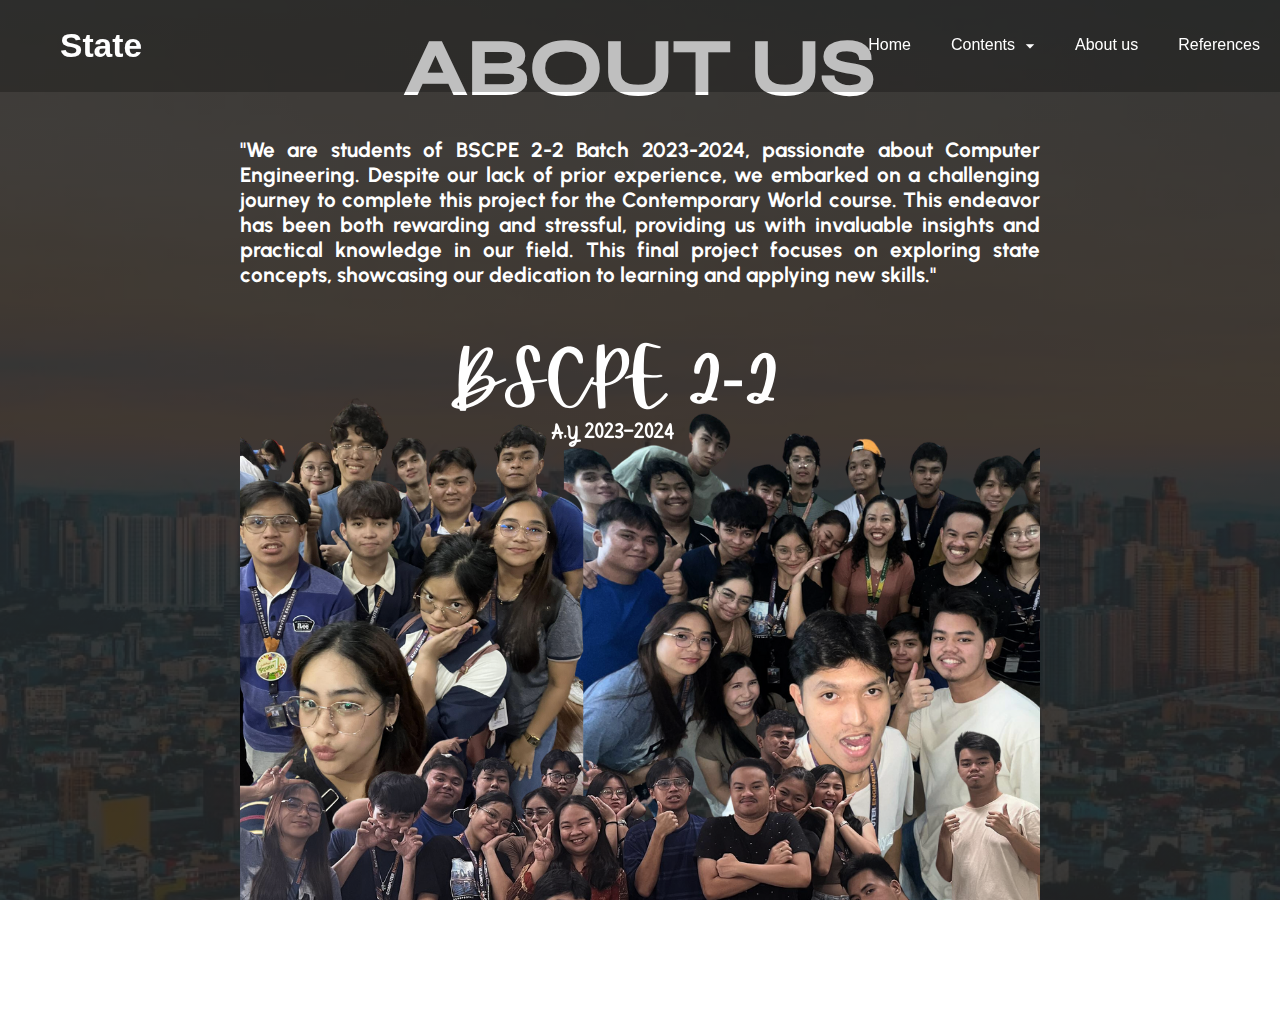
<file: about.html>
<!DOCTYPE html>
<html>
    <head>
        <title>STATE</title>
        <link rel="preconnect" href="https://fonts.googleapis.com">
        <link rel="preconnect" href="https://fonts.gstatic.com" crossorigin>
        <link href="https://fonts.googleapis.com/css2?family=Urbanist:ital,wght@0,100..900;1,100..900&display=swap" rel="stylesheet">
        <link href="https://fonts.googleapis.com/css2?family=Syne:wght@400..800&display=swap" rel="stylesheet">
        <link href="https://fonts.googleapis.com/icon?family=Material+Icons"rel="stylesheet">
        <link rel="stylesheet" href="about.css">

    </head>
    <body>
        <header>
            <nav class="navbar">
                <a href="homepage.html" class="logo">State</a>
                <ul class="nav_links">
                    <li>
                        <a href="homepage.html">Home</a>
                    </li>
                    <li class="contents-drop">
                        <a  href="#">Contents
                        <span class="material-icons drop-icon"> arrow_drop_down</span>
                        </a>
                        <ul class="drop-down">
                            <li><a href="theories.html">Theories</a> </li>
                            <li><a href="elements.html">Four Elements</a></li>
                            <li><a href="power.html">Inherent Powers</a></li>
                        </ul>
                    </li>
                    <li><a href="about.html">About us</a></li>
                    <li><a href="https://docs.google.com/document/d/1Rl1BvVG_np8zSvWgF8NwUPfsSX0v82NI1STQK7rsYNs/edit">References</a></li>

                </ul>
            </nav>
        </header>

        <div class="container">
            <h1 class="syne-font syne-hollow heading-about">ABOUT US</h1>
            <p class="urbanist-font about-text">"We are students of BSCPE 2-2 Batch 2023-2024, passionate about Computer Engineering. Despite our lack of prior experience, we embarked on a challenging journey to complete this project for the Contemporary World course. This endeavor has been both rewarding and stressful, providing us with invaluable insights and practical knowledge in our field. This final project focuses on exploring state concepts, showcasing our dedication to learning and applying new skills."</p>
            <img src="imgs/BSCPE2-2.png">
        </div>


    </body>
</file>
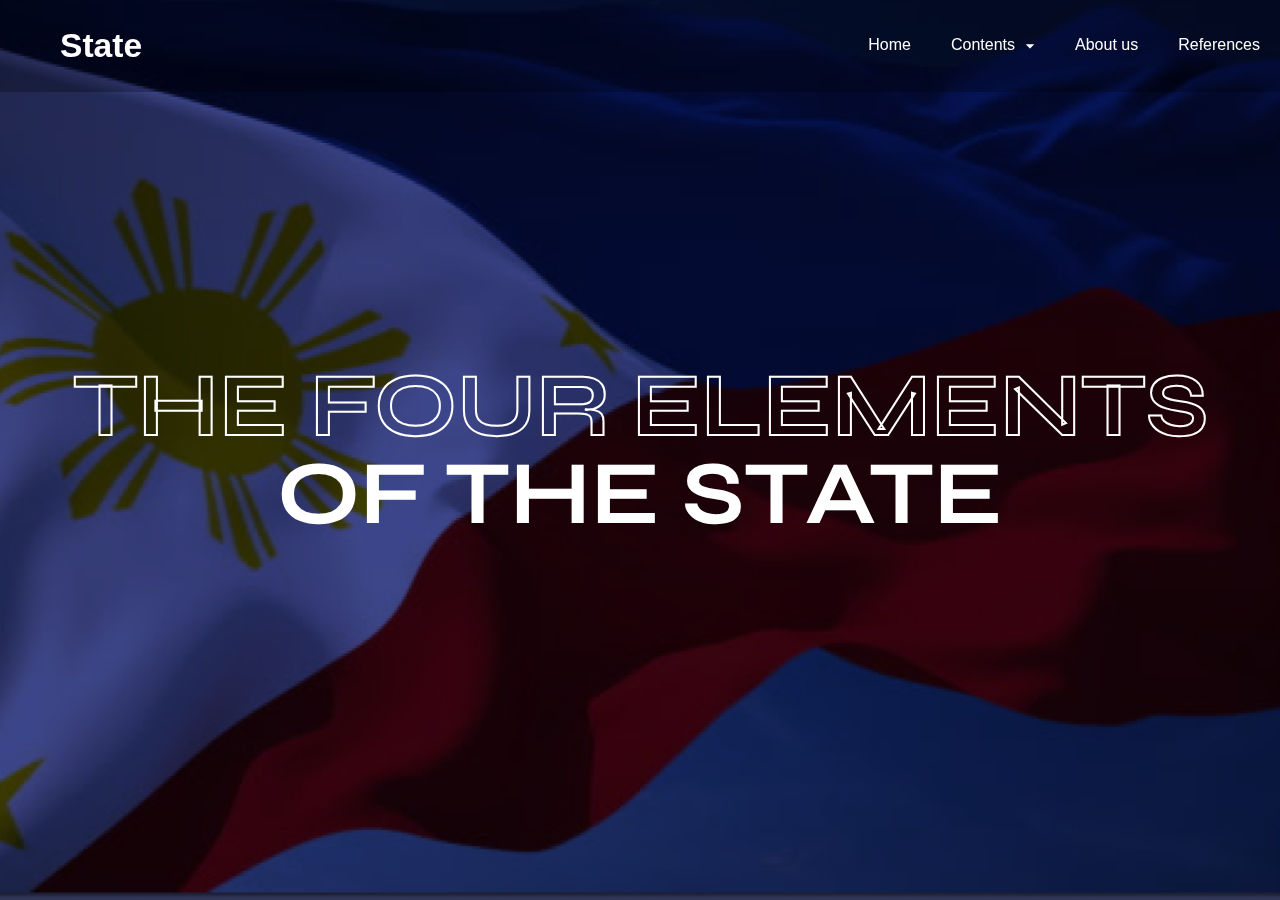
<file: elements.html>
<!DOCTYPE html>
<html>
    <head>
        <title> FOUR ELEMENTS OF STATE </title>
        <link rel="preconnect" href="https://fonts.googleapis.com">
        <link rel="preconnect" href="https://fonts.gstatic.com" crossorigin>
        <meta name="viewport" content="width=1200"> 
        <link href="https://fonts.googleapis.com/css2?family=Urbanist:ital,wght@0,100..900;1,100..900&display=swap" rel="stylesheet">
        <link href="https://fonts.googleapis.com/css2?family=Syne:wght@400..800&display=swap" rel="stylesheet">
        <link href="https://fonts.googleapis.com/icon?family=Material+Icons"rel="stylesheet">
        <link rel="stylesheet" href="elements.css">
    </head>
    <body>
        <header>
            <nav class="navbar">
                <a href="homepage.html" class="logo">State</a>
                <ul class="nav_links">
                    <li>
                        <a href="homepage.html">Home</a>
                    </li>
                    <li class="contents-drop">
                        <a  href="#">Contents
                        <span class="material-icons drop-icon"> arrow_drop_down</span>
                        </a>
                        <ul class="drop-down">
                            <li><a href="theories.html">Theories</a> </li>
                            <li><a href="elements.html">Four Elements</a></li>
                            <li><a href="power.html">Inherent Powers</a></li>
                        </ul>
                    </li>
                    <li><a href="about.html">About us</a></li>
                    <li><a href="https://docs.google.com/document/d/1Rl1BvVG_np8zSvWgF8NwUPfsSX0v82NI1STQK7rsYNs/edit">References</a></li>

                </ul>
            </nav>
        </header>

        <div class="container">
            <div class="scroll-wrapper img-flag">
                <h1 class="theory-text-1 syne-font syne-hollow">THE FOUR ELEMENTS</h1>
                <h1 class="theory-text-2 syne-font ">OF THE STATE</h1>
            </div>
            <div class="scroll-wrapper" id="red-gradient">
                <h1 class="theory-text-2 syne-font underline hidden">PEOPLE</h1>
                <p class="theory-text-small urbanist-font hidden" id="people">Generally refers to the collective group of individuals who reside within a state's boundaries and are subject to its laws and governance.
                </p>
                <div class="image-container">
                    <img src="imgs/people1.png" class="hidden2" alt="Image 1">
                    <img src="imgs/people2.png" class="hidden2" alt="Image 1">
                    <img src="imgs/people3.png" class="hidden2" alt="Image 1">
                    <img src="imgs/people4.png" class="hidden2" alt="Image 1">
                </div>
            </div>
            <div class="scroll-wrapper center-text">
                <h1 class="theory-text-1 syne-font syne-hollow underline hidden">CITIZENSHIP</h1>
                <div class="text-img">
                    <p class="theory-text-2 urbanist-font hidden2" id="text">Individuals who are legally recognized as members of the state, typically through birthright, naturalisation, or descent.</p>
                    <img class="hidden2" src="imgs/passport.png">
                </div>
            </div>
            <div class="scroll-wrapper" id="blue-gradient">
                <h1 class="theory-text-2 syne-font hidden">GENERAL MODES OF</h1>
                <h1 class="theory-text-1 syne-font syne-hollow underline hidden">ACQUIRING CITIZENSHIP</h1>
                <p class="theory-text-small urbanist-font hidden2">Individuals who are legally recognized as members of the state, typically through birthright, naturalisation, or descent.</p>
            </div>
            <div class="scroll-wrapper" id="orange-gradient">
                <h1 class="theory-text-2 syne-font hidden">
                    <span>1. BY BIRTH</span> 
                    <span class="syne-hollow">(JUS SOLI)</span>
                </h1>
                <img src="imgs/by-birth.png" class="responsive-image">
                <div class="text-content">
                    <p class="theory-text-2 urbanist-font paragraph hidden2"><br>Citizenship by place of birth. Although the Philippines primarily follows the principle of jus sanguinis (right of blood), children born in the Philippines to unknown parents or stateless individuals can be considered citizens by birth. 
                    </p>
                </div>
            </div>
            <div class="scroll-wrapper" id="dark-red-gradient">
                <h1 class="theory-text-2 syne-font hidden">
                    <span>2. BY DESCENT</span> 
                    <span class="syne-hollow">(JUS SANGUINIS)</span>
                </h1>
                <div class="text-text">
                    <div class="text-right">
                        <p class="theory-text-small urbanist-font hidden2 paragraph">
                            <span style="display: block; text-align: center;"><span class="syne-font">Natural Born </span><span class="syne-font syne-hollow">Citizen</span></span><br>
                            Children born to at least one Filipino parent, regardless of the place of birth, are considered natural-born citizens. Relevant Constitutional Provision: Article IV, Section 1 of the 1987 Philippine Constitution.</p>
                    </div>
                    <div class="text-left">
                        <p class="theory-text-small urbanist-font hidden2 paragraph">
                            <span style="display: block; text-align: center;"><span class="syne-font">Born Abroad To </span><span class="syne-font syne-hollow">Filipino Parents</span></span><br>
                            Children born outside the Philippines to Filipino parents must be registered with the Philippine consulate to secure their citizenship.</p>
                    </div>
                </div>
            </div>
            <div class="scroll-wrapper" id="blue-white">
                <h1 class="theory-text-2 syne-font hidden">
                    <span>3. BY</span> 
                    <span class="syne-hollow">NATURALIZATION</span>
                </h1>
                <div class="image-container">
                    <img src="imgs/naturalization1.png" id="naturalization" class="hidden2" alt="Image 1">
                    <img src="imgs/naturalization2.png" id="naturalization" class="hidden2" alt="Image 1">
                    <img src="imgs/naturalization3.png" id="naturalization" class="hidden2" alt="Image 1">
                </div>
            </div>
            <div class="scroll-wrapper" id="white-blue">
                <div class="text-text">
                    <div class="text">
                        <h2 class="theory-text-2 syne-font hidden2 smaller-heading">
                            <span>ADMINISTRATIVE</span>
                            <span class="syne-hollow">NATURALIZATION</span>
                        </h2>
                        <p class="theory-text-small urbanist-font hidden2 paragraph">Granted by the government through specific administrative procedures, often for individuals who have rendered significant service to the country or meet specific criteria.</p>
                    </div>
                    <div class="text">
                        <h2 class="theory-text-small syne-font hidden2 smaller-heading">
                            <span>JUDICIAL</span>
                            <span class="syne-hollow">NATURALIZATION</span>
                        </h2>
                        <p class="theory-text-small urbanist-font hidden2 paragraph">A process handled by the courts where a foreign national can apply for citizenship and must meet various requirements such as residency, good moral character, and allegiance to the Philippines.</p>
                    </div>
                    <div class="text">
                        <h2 class="theory-text-2 syne-font hidden2 smaller-heading">
                            <span>LEGISLATIVE</span>
                            <span class="syne-hollow">NATURALIZATION</span>
                        </h2>
                        <p class="theory-text-small urbanist-font hidden2 paragraph">Citizenship granted by an act of Congress to specific individuals or groups.</p>
                    </div>
                </div>
            </div>
            <div class="scroll-wrapper" id="white-red">
                <h1 class="theory-text-2 syne-font hidden">
                    <span>4. BY </span> 
                    <span class="syne-hollow">ELECTION</span>
                </h1>
                <img src="imgs/by-election.png" class="responsive-image">
                <div class="text-content">
                    <p class="theory-text-2 urbanist-font paragraph hidden2"><br>Children born to a Filipino mother and a foreign father, who were born before January 17, 1973, and elect Philippine citizenship upon reaching the age of majority, as per the 1935 Constitution. This election must be done through a statement of choice filed with the Philippine Bureau of Immigration, or the nearest Philippine embassy or consulate if the person is abroad. 
                    </p>
                </div>
            </div>
            <div class="scroll-wrapper" id="red-gray">
                <h1 class="theory-text-2 syne-font hidden">
                    <span>5. BY </span> 
                    <span class="syne-hollow">REPATRIATION</span>
                </h1>
                <img src="imgs/by-repatriation.png" class="responsive-image">
                <div class="text-content">
                    <p class="theory-text-2 urbanist-font paragraph hidden2"><br>Under Republic Act No. 9225, or the Citizenship Retention and Re-acquisition Act of 2003, former Filipino citizens who naturalized in another country can reacquire Philippine citizenship administratively without losing their foreign citizenship.
                    </p>
                </div>
            </div>
            <div class="scroll-wrapper" id="gray-black">
                <h1 class="theory-text-2 syne-font hidden">
                    <span>6. BY </span> 
                    <span class="syne-hollow">MARRIAGE</span>
                </h1>
                <img src="imgs/by-marriage.png" class="responsive-image">
                <div class="text-content">
                    <p class="theory-text-2 urbanist-font paragraph hidden2"><br>Foreign spouses of Filipino citizens can acquire citizenship through the naturalization process.
                    </p>
                </div>
            </div>
            <div class="scroll-wrapper" id="citizen-gradient">
                    <h1 class="theory-text-med syne-font syne-hollow hidden">WHO ARE FILIPINO CITIZENS?<br></h1>
                    <img src="imgs/filipino-citizens.png" class="responsive-image">
                    <div class="text-content">
                        <p class="theory-text-2 urbanist-font paragraph hidden2"><br>Filipino citizens are individuals recognized by the Philippine Constitution and laws as legal members of the state, entitled to rights and privileges, and bound by certain duties.
                        </p>
                    </div>
            </div>
            <div class="scroll-wrapper" id="constitution-gradient">
                <h1 class="theory-text-2 syne-font hidden">
                    Article IV of the <br>
                    <span class="syne-hollow">1987 Philippine </span> Constitution <br>
                </h1>
                <p class="theory-text-small urbanist-font paragraph hidden2">According to Article IV of the 1987 Philippine Constitution, Filipino citizens include the following:<br><br></p>
                <ol class="theory-text-small urbanist-font paragraph hidden2" type="1">
                    <li>Natural-born Citizens</li>
                    <li>Citizens at the Time of Adoption of the 1987 Constitution</li>
                    <li>Citizens by Election</li>
                    <li>Citizens by Naturalization</li>
                    <li>Citizens by Repatriation</li>
                    <li>Citizens by Birth (Jus Soli)</li>
                </ol>
            </div>
            <div class="scroll-wrapper" id="reaquisition-gradient">
                <h1 class="theory-text-2 syne-font hidden">
                    <span>LOSS AND</span>
                    <span class="syne-hollow">REAQUISITION OF </span>CITIZENSHIP
                </h1>
                <div class="texts-container">
                    <div class="text-left">
                    <p class="theory-text-small syne-font yellow hidden2 paragraph" id="text">Loss of Philippine Citizenship - Commonwealth Act No. 63.</p>
                    </div>
                    <div class="text-right">
                    <p class="theory-text-small urbanist-font hidden2 paragraph" id="text">Philippine citizenship can be lost through several ways as specified by the Philippine laws</p>
                </div>
                </div>
            </div>
            <div class="scroll-wrapper" id="five-gradient">
                <div class="texts-container">
                <ol class="theory-text-small urbanist-font paragraph hidden2" type="1"><br>
                    <br><li><span class="syne-font">Naturalization in a Foreign Country</span><br>
                        A Filipino citizen who becomes a naturalized citizen of another country typically loses their Philippine citizenship.</p>
                    </li>
                    <li><span class="syne-font">Renunciation of Citizenship</span><br>
                        A formal declaration before a Philippine consul or other authorized official stating the intent to renounce Philippine citizenship.</p>
                    </li>
                    <li>
                        <span class="syne-font">Subscribing to an Oath of Allegiance to Another Country</span><br>
                        Taking an oath of allegiance to a foreign country may result in the loss of Philippine citizenship.</p>
                    </li>
                    <li>
                        <span class="syne-font">Service in Foreign Armed Forces</span><br>
                        Enlisting in the military forces of a foreign country (except when the Philippines has a treaty with that country allowing such enlistment) can lead to the loss of citizenship.</p>
                    </li>
                    <li><span class="syne-font">Loss by Operation of Law</span>
                        <br>
                        Citizenship may be lost through acts that are deemed by law to result in loss of citizenship.</p>
                </li>
                </ol>
                </div>
            </div>
            <div class="scroll-wrapper" id="acquire-gradient">
                <h1 class="theory-text-2 syne-font hidden">
                    REAQUISITION OF<br>
                    <span class="syne-hollow">PHILIPPINE </span>CITIZENSHIP
                </h1>
                <p class="theory-text-small urbanist-font hidden2 paragraph" id="text">Former Filipino citizens who lost their citizenship through naturalization in a foreign country can reacquire their citizenship through the following methods:</p>
            </div>
            <div class="scroll-wrapper" id="reaquisition2-gradient">
                <h1 class="theory-text-med2 syne-font hidden">
                    1. Republic Act No. 9225 (Citizenship Retention and Re-acquisition Act of 2003)
                </h1>
                <div class="texts-container">
                    <div class="text-left">    
                <p class="theory-text-smaller urbanist-font hidden2">Allows natural-born Filipinos who have lost their Philippine citizenship to reacquire their Philippine citizenship without losing their foreign citizenship.</p>
                <p class="theory-text-smaller urbanist-font hidden2">
                    <span style="display: block; text-align: center;"><span class="syne-font">APPLICATION</span></span><br>
                    Former Filipinos must apply for re-acquisition at the Bureau of Immigration or a Philippine consulate abroad.</p>    
            </div>    
                <div class="text-right">
                    <p class="theory-text-smaller urbanist-font hidden2">
                            <span style="display: block; text-align: center;"><span class="syne-font">OATH TO </span><span class="syne-font syne-hollow">ALLEGIANCE</span></span><br>
                            Applicants must take an oath of allegiance to the Republic of the Philippines</p>
                        <p class="theory-text-smaller urbanist-font hidden2">
                            <span style="display: block; text-align: center;"><span class="syne-font">DOCUMENTARY </span><span class="syne-font syne-hollow">REQUIREMENTS</span></span><br>
                            Submission of proof of former Philippine citizenship (e.g., birth certificate, old Philippine passport) and proof of foreign citizenship.
                        </p>
                    </div>
                </div>
            </div>
            <div class="scroll-wrapper" id="reaquisition3-gradient">
                <h1 class="theory-text-med2 syne-font hidden">
                    2. Repatriation under Presidential Decree No. 725
                </h1>
                <div class="texts-container">
                    <div class="text-left">
                <p class="theory-text-smaller urbanist-font hidden2">This allows former natural-born Filipino women who lost their citizenship by marrying foreign nationals to reacquire their Philippine citizenship.</p>
                </div>
                <div class="text-right">
                        <p class="theory-text-smaller urbanist-font hidden2">
                            <span style="display: block; text-align: center;"><span class="syne-font">APPLICATION</span></span><br>
                            File a petition for repatriation with the Bureau of Immigration.
                        </p>
                        <p class="theory-text-smaller urbanist-font hidden2">
                            <span style="display: block; text-align: center;"><span class="syne-font">OATH TO </span><span class="syne-font syne-hollow">ALLEGIANCE</span></span><br>
                            Applicants must take an oath of allegiance to the Republic of the Philippines</p>
                </div>
            </div>
            </div>
            <div class="scroll-wrapper" id="alien-gradient">
                <h1 class="theory-text-med2 syne-font underline hidden">
                    CITIZENS WHO <span class="syne-hollow">MARRY </span>ALIENS
                </h1>
                <div class="text-img">
                    <div class="texts-container">
                    <p class="theory-text-small urbanist-font yellow hidden2" id="text">When a Filipino citizen marries an alien (foreign national), there are specific legal provisions and implications regarding their citizenship status.</p>
                </div>
                    <img class="hidden2" src="imgs/alien-marriage.png">
                </div>
            </div>
            <div class="scroll-wrapper" id="alien2-gradient">
                <div class="texts-container">
                    <div class="text-left">
                        <h1 class="theory-text-2 syne-font hidden2 heading">
                            RETENTION OF<span class="syne-hollow"> PHILIPPINE CITIZENSHIP</span>
                        </h1>
                    </div>
                    <div class="text-right">
                        <p class="theory-text-small urbanist-font yellow hidden2 paragraph">Filipino citizens do not lose their citizenship automatically upon marrying a foreign national. They retain their Philippine citizenship unless they voluntarily renounce it or acquire foreign citizenship through naturalization in their spouse's country.</p>
                    </div>
                </div>
            </div>
            <div class="scroll-wrapper" id="dual-gradient">
                <h1 class="theory-text-med2 syne-font hidden">
                    Dual <span class="syne-hollow">Citizenship </span>and Dual <span class="syne-hollow">Allegiance</span>
                </h1>
                    <div class="text-left">
                        <p class="theory-text-small urbanist-font hidden2 paragraph">
                            <span class="syne-font">DUAL</span><span class="syne-hollow"> CITIZENSHIP</span>
                            Refers to an individual's legal status as a citizen of two (or more) countries simultaneously. Each country recognizes the individual as a citizen, conferring the rights and responsibilities associated with citizenship in both jurisdictions.</p>
                        </p>
                        <p class="theory-text-small urbanist-font hidden2 paragraph">
                            <span class="syne-font">DUAL</span><span class="syne-hollow"> ALLEGIANCE</span>
                            Refers to a situation where an individual is subject to the loyalty obligations of two different countries. This can raise concerns about conflicting loyalties, particularly in areas of national interest, security, or governance.</p>
                    </div>
                    <div class="text-left">
                        <p class="theory-text-small urbanist-font hidden2 paragraph">
                            <span class="syne-font">LEGAL FRAMEWORK IN</span><span class="syne-hollow"> THE PHILIPPINES</span>
                            Republic Act No. 9225 (Citizenship Retention and Re-acquisition Act of 2003):
                            Allows natural-born Filipinos who have become naturalized citizens of another country to retain or reacquire their Philippine citizenship without renouncing their foreign citizenship.
                        </p>
                    </div>
                </div>
            <div class="scroll-wrapper" id="grad">
                <div class="button-container">
                    <button class="redirect-button hidden" id="butt1" onclick="window.location.href='territory.html'">TERRITORY</button>
                    <button class="redirect-button hidden" id="butt2" onclick="window.location.href='government.html'">GOVERNMENT</button>
                    <button class="redirect-button hidden" id="butt3" onclick="window.location.href='sovereignty.html'">SOVEREIGNTY</button>
                </div>
            </div>
        </div>
    </body>
    <script src="script.js"></script>
</html>
</file>
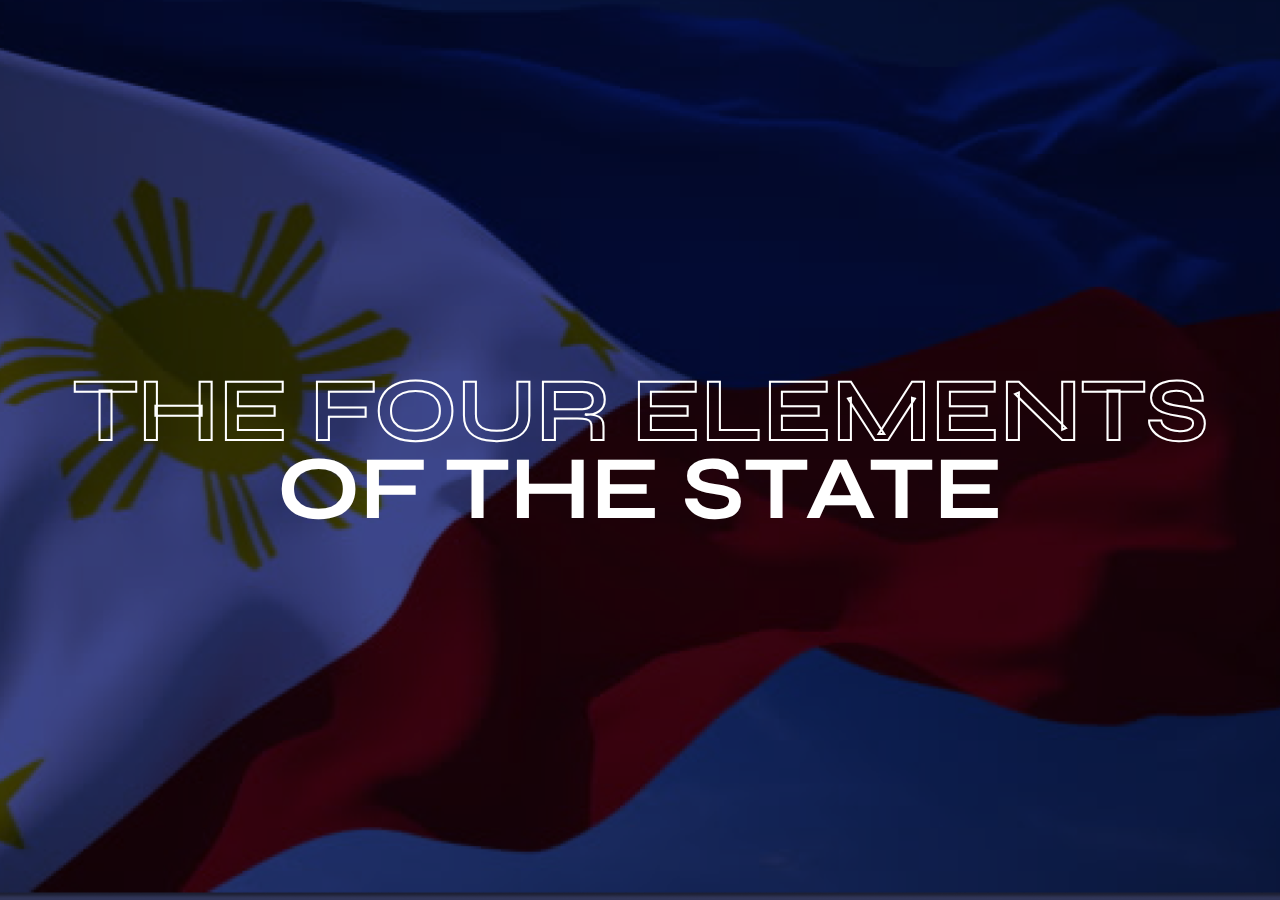
<file: fourelements.html>
<!DOCTYPE html>
<html>
    <head>
        <title> FOUR ELEMENTS OF STATE </title>
        <link rel="preconnect" href="https://fonts.googleapis.com">
        <link rel="preconnect" href="https://fonts.gstatic.com" crossorigin>
        <link href="https://fonts.googleapis.com/css2?family=Urbanist:ital,wght@0,100..900;1,100..900&display=swap" rel="stylesheet">
        <link href="https://fonts.googleapis.com/css2?family=Syne:wght@400..800&display=swap" rel="stylesheet">
        <link rel="stylesheet" href="fourelements.css">
    </head>
    <body>
        <div class="container">
            <div class="scroll-wrapper img-flag">
                <h1 class="theory-text-1 syne-font syne-hollow">THE FOUR ELEMENTS</h1>
                <h1 class="theory-text-2 syne-font ">OF THE STATE</h1>
            </div>
            <div class="scroll-wrapper" id="red-gradient">
                <h1 class="theory-text-2 syne-font underline hidden">PEOPLE</h1>
                <p class="theory-text-2 urbanist-font hidden" id="people">Generally refers to the collective group of individuals who reside within a state's boundaries and are subject to its laws and governance.
                </p>
                <div class="image-container">
                    <img src="imgs/people1.png" class="hidden2" alt="Image 1">
                    <img src="imgs/people2.png" class="hidden2" alt="Image 1">
                    <img src="imgs/people3.png" class="hidden2" alt="Image 1">
                    <img src="imgs/people4.png" class="hidden2" alt="Image 1">
                </div>
            </div>
            <div class="scroll-wrapper">
                <h1 class="theory-text-1 syne-font syne-hollow underline">CITIZENSHIP</h1>
                <p class="theory-text-2 urbanist-font " id="people">Generally refers to the collective group of individuals who reside within a state's boundaries and are subject to its laws and governance.
                </p>
            </div>
            <div class="scroll-wrapper">
                <h1 class="theory-text-2 syne-font">GENERAL MODES OF </h1>
                <h1 class="theory-text-1 syne-font syne-hollow underline">ACQUIRING CITIZENSHIP</h1></h1>
            </div>
            <div class="scroll-wrapper">
                <h1 class="">1. BY BIRTH (JUS SOLIS)    </h1>
                <h1 class="theory-text-2 syne-font">OF THE STATE</h1>
            </div>
        </div>
    <script src="fourelements.js"></script>
    </body>
</html>
</file>
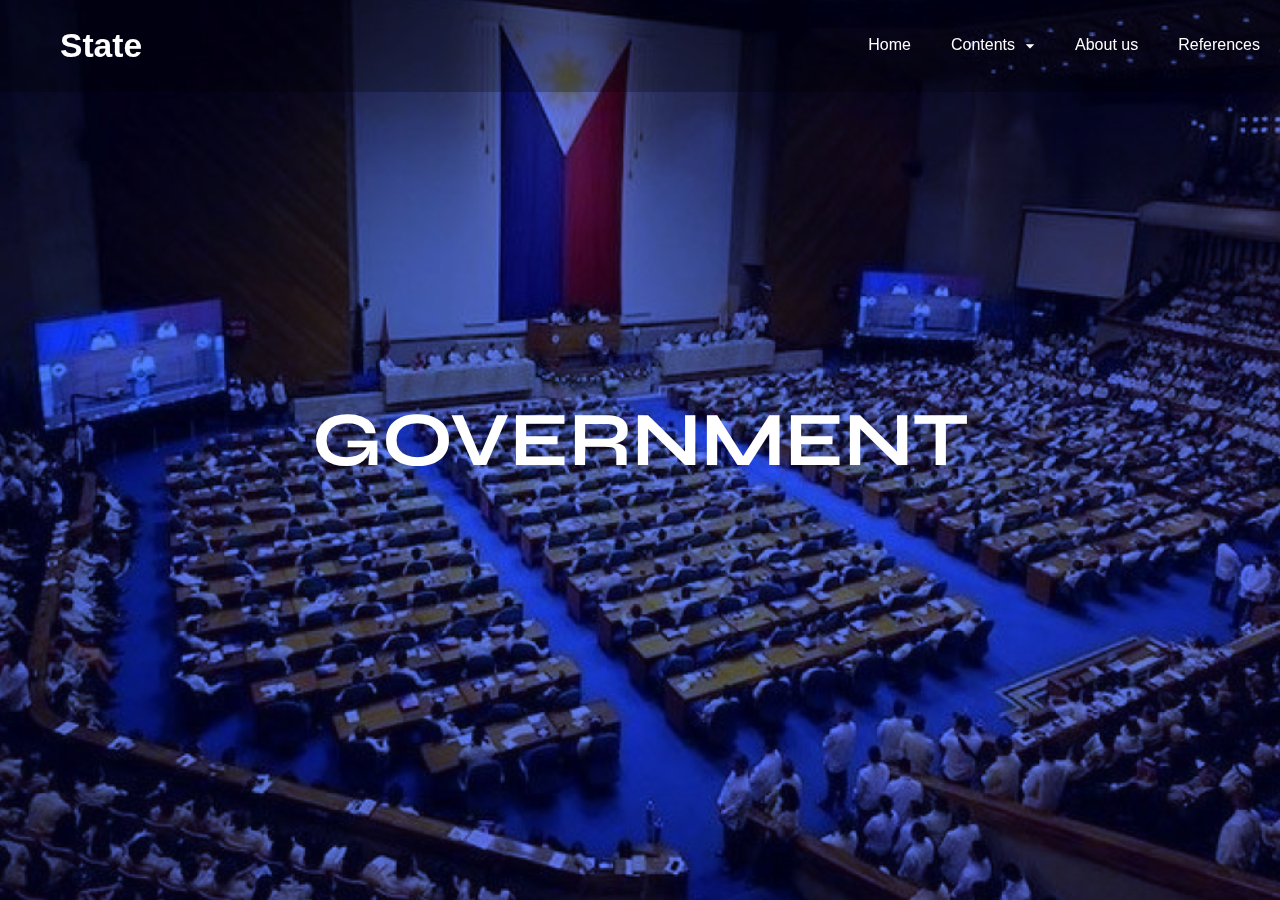
<file: government.html>
<!DOCTYPE html>
<html>
    <head>
        <link rel="preconnect" href="https://fonts.googleapis.com">
        <link rel="preconnect" href="https://fonts.gstatic.com" crossorigin>
        <link href="https://fonts.googleapis.com/css2?family=Urbanist:ital,wght@0,100..900;1,100..900&display=swap" rel="stylesheet">
        <link href="https://fonts.googleapis.com/css2?family=Syne:wght@400..800&display=swap" rel="stylesheet">
        <link href="https://fonts.googleapis.com/icon?family=Material+Icons"rel="stylesheet">
        <link rel="stylesheet" href="government.css">
        <title> FOUR ELEMENTS OF STATE </title>
    </head>
    <body>
        <header>
            <nav class="navbar">
                <a href="homepage.html" class="logo">State</a>
                <ul class="nav_links">
                    <li>
                        <a href="homepage.html">Home</a>
                    </li>
                    <li class="contents-drop">
                        <a  href="#">Contents
                        <span class="material-icons drop-icon"> arrow_drop_down</span>
                        </a>
                        <ul class="drop-down">
                            <li><a href="theories.html">Theories</a> </li>
                            <li><a href="elements.html">Four Elements</a></li>
                            <li><a href="power.html">Inherent Powers</a></li>
                        </ul>
                    </li>
                    <li><a href="about.html">About us</a></li>
                    <li><a href="https://docs.google.com/document/d/1Rl1BvVG_np8zSvWgF8NwUPfsSX0v82NI1STQK7rsYNs/edit">References</a></li>

                </ul>
            </nav>
        </header>
        <div class="container">
            <div class="scroll-wrapper img-government">
                <h1 class="theory-text-2 syne-font ">GOVERNMENT</h1>
            </div>
            <div class="scroll-wrapper" id="g-gradient">
                <p class="urbanist-font paragraph">The Government is the organization or machinery or agency or magistracy of the State which makes, implements, enforces and adjudicates the laws of the state. Government is the third essential element of the State. The state exercises its sovereign power through its government.
                    <br><br>This sometimes creates the impression that there is no difference between the State and Government. However it must be clearly noted that government is just one element of the State. It is the agent or the working agency of the State. Sovereignty belongs to the State; the government only uses it on behalf of the State.
                </p>
            </div>
            <div class="scroll-wrapper" id="b-gradient">
                <h1 class="theory-text-2 syne-font ">
                    THREE <span class="syne-hollow">BRANCHES </span>OF <span class="underline">GOVERNMENT</span>
                </h1>
                <p class="urbanist-font paragraph">The Philippines is a republic with a presidential form of government wherein power is equally divided among its three branches: executive, legislative, and judicial.
                    <br><br>One basic corollary in a presidential system of government is the principle of separation of powers wherein legislation belongs to Congress, execution to the executive, and settlement of legal controversies to the judiciary.
                </p>
            </div>
            <div class="scroll-wrapper" id="l-gradient">
                <div class="text-img">
                    <img class="img-right" src="imgs/legislative-img.png">
                    <div class="text-left">
                        <h1 class="theory-text-2 syne-font syne-hollow">Legislature</h1>
                        <p class="urbanist-font paragraph">The Legislative branch is authorized to make laws, alter, and repeal them through the power vested in the Philippine Congress. This institution is divided into the Senate and the House of Representatives.</p>
                    </div>
                </div>
            </div>
            <div class="scroll-wrapper" id="e-gradient">
                <div class="text-img">
                    <img class="img-left" src="imgs/executive-img.png">
                    <div class="text-right">
                        <h1 class="theory-text-2 syne-font syne-hollow">Executive</h1>
                        <p class="urbanist-font paragraph">The Executive branch is composed of the President and the Vice President through an election and serve a term of six years. The Constitution grants the President authority to appoint his Cabinet. These departments form a large portion of the country’s bureaucracy</p>
                </div>
                </div>
            </div>
            <div class="scroll-wrapper" id="j-gradient">
                <div class="text-img">
                    <img class="img-right" src="imgs/judicial-img.png">
                    <div class="text-left">
                        <h1 class="theory-text-2 syne-font syne-hollow">Judiciary</h1>
                        <p class="urbanist-font paragraph">The Judicial branch holds the power to settle controversies involving rights that are legally enforceable. It determines whether or not there has been a grave abuse of discretion amounting to lack or excess jurisdiction on the instrumentality of the government. It is made up of the Supreme and lower courts.
                        </p>
                    </div>
                </div>
            </div>
            <div class="scroll-wrapper" id="explain-gradient">
                <div class="text-img">
                <p class="urbanist-font paragraph">The Constitution grants the Supreme Court the power of Judicial Review, allowing it to declare treaties, laws, and regulations unconstitutional. Historically, all governmental power was centralized with the King, but over time, this power became decentralized among three branches: Legislature, Executive, and Judiciary. Each branch has its specific functions, with the Judiciary maintaining independence.
                    <br><br>
                    In parliamentary systems, like those in India and Britain, the legislature and executive are interconnected, with the executive accountable to the legislature. In presidential systems, such as in the USA, the legislature and executive are separate and independent, with the executive directly responsible to the people.
                    <br><br>
                    Government is a crucial component of the State, varying in form (Monarchy, Aristocracy, Dictatorship, Democracy) and structure (Parliamentary, Presidential, Unitary, Federal, or a combination). Modern states typically have democratic, representative, transparent, and accountable governments.</p>
                </div>
            </div>
            <div class="scroll-wrapper" id="types-gradient">
                <h1 class="theory-text-2 syne-font ">
                    <span class="syne-hollow">DIFFERENT</span> FORMS OF GOVERNMENT</h1>
                <div class="text-img">
                <div class="text-left">
                    <h1 class="urbanist-font">MONARCHY</h1>
                    <p class="urbanist-font paragraph">A monarchy is a government where a single person (the monarch) rules the government.
                    </p>
                    <h1 class="urbanist-font">DICTATORSHIP</h1>
                    <p class="urbanist-font paragraph">A dictatorship is a government in which a single person or small group holds all the power, and has absolute authority over politics and the population.
                    </p>
                </div>
                <div class="text-right">
                    <h1 class="urbanist-font">OLIGARCHY</h1>
                    <p class="urbanist-font paragraph">An oligarchy is a government where small, elite groups rule all over society.
                    </p>
                    <h1 class="urbanist-font">DEMOCRACY</h1>
                    <p class="urbanist-font paragraph">The term democracy comes from the Greek words ‘demos’ and ‘kratos’, which mean ‘common people’ and ‘power’. Thus, democracy literally means ‘power to the people’.
                    </p>
                </div>
                </div> 
            </div>
            <div class="scroll-wrapper" id="demo-gradient">
                <h1 class="theory-text-2 syne-font">TYPES OF DEMOCRACY<br></h1>
                <div class="table-container">
                <table>
                    <tr>
                        <td class="urbanist-font">Direct Democracy</td>
                        <td class="urbanist-font">Representative Democracy</td>
                        <td class="urbanist-font">Consitutional Democracy</td>
                        <td class="urbanist-font">Parliamentary Democracy</td>
                    </tr>
                    <tr>
                        <td class="urbanist-font">Monitory Democracy</td>
                        <td class="urbanist-font">Presidential Democracy</td>
                        <td class="urbanist-font">Autocractic Democracy</td>
                        <td class="urbanist-font">Ethnic Democracy</td>
                </table>
            </div>
            </div>
            <div class="scroll-wrapper img-recognition">
                <h1 class="theory-text-2 syne-font ">
                    RECOGNITION OF THE STATE AND ITS <span class="syne-hollow">GOVERNMENT</span>
                </h1>
            </div>
            <div class="scroll-wrapper" id="recognition-gradient">
                <p class="urbanist-font paragraph">Recognition of state means acknowledgement as an international political entity by another state. <br>Recognition helps a state or government enormously by all means. <br>Even though a state or government already exists before recognition, the acknowledgement brings more power to the system. <br>There are several theories about recognition, yet there seem to be some criteria of qualifications to be recognised. This article discusses the recognition of government and state.<br> It also talks about the recognition of the state in international law. 
                    <br>This recognition is essential for the new state to be considered a sovereign member of the international community.
                    </p>
            </div>  
            <div class="scroll-wrapper" id="forms-gradient">
                <h1 class="theory-text-2 syne-font ">
                    <span class="syne-hollow">FORMS OF RECOGNITION</span>
                </h1>
                <div class="text-img">
                    <div class="text-left">
                        <h1 class="urbanist-font">EXPRESS RECOGNITION</h1>
                        <p class="urbanist-font paragraph">When an existing state recognises the new state by announcing the intention of recognition.
                        </p>
                        <h1 class="urbanist-font">CONDITIONAL RECOGNITION</h1>
                        <p class="urbanist-font paragraph">It implies that the recognition granted is subject to the fulfillment of certain conditions of the recognised state, in addition to the normal requirements of statehood. Conditional recognition is not in practice now.</p>
                    </div>
                    <div class="text-right">
                        <h1 class="urbanist-font">IMPLIED RECOGNITION</h1>
                        <p class="urbanist-font paragraph">It results from any act that implies recognising the new state.
                        </p>
                        <h1 class="urbanist-font">PREMATURE RECOGNITION</h1>
                        <p class="urbanist-font paragraph">It is granted even when a state does not possess all the attributes of statehood.
                        </p>
                    </div>
                    </div> 
            </div>
        </div>
    </body>
</html>
</file>
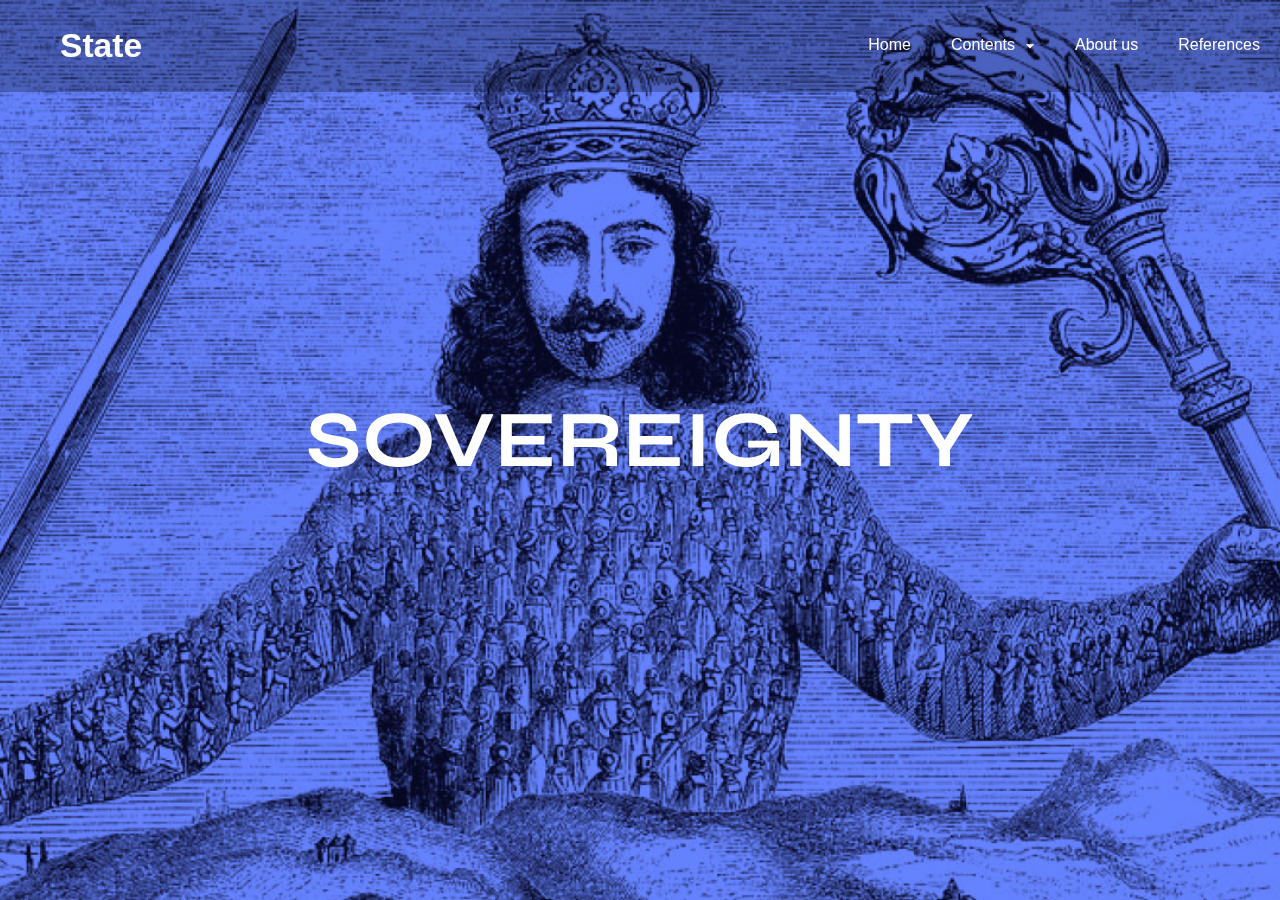
<file: sovereignty.html>
<!DOCTYPE html>
<html>
    <head>
        <link rel="preconnect" href="https://fonts.googleapis.com">
        <link rel="preconnect" href="https://fonts.gstatic.com" crossorigin>
        <link href="https://fonts.googleapis.com/css2?family=Urbanist:ital,wght@0,100..900;1,100..900&display=swap" rel="stylesheet">
        <link href="https://fonts.googleapis.com/css2?family=Syne:wght@400..800&display=swap" rel="stylesheet">
        <link href="https://fonts.googleapis.com/icon?family=Material+Icons"rel="stylesheet">
        <link rel="stylesheet" href="sovereignty.css">
        <title> FOUR ELEMENTS OF STATE </title>
    </head>
    <body>
        <header>
            <nav class="navbar">
                <a href="homepage.html" class="logo">State</a>
                <ul class="nav_links">
                    <li>
                        <a href="homepage.html">Home</a>
                    </li>
                    <li class="contents-drop">
                        <a  href="#">Contents
                        <span class="material-icons drop-icon"> arrow_drop_down</span>
                        </a>
                        <ul class="drop-down">
                            <li><a href="theories.html">Theories</a> </li>
                            <li><a href="elements.html">Four Elements</a></li>
                            <li><a href="power.html">Inherent Powers</a></li>
                        </ul>
                    </li>
                    <li><a href="about.html">About us</a></li>
                    <li><a href="https://docs.google.com/document/d/1Rl1BvVG_np8zSvWgF8NwUPfsSX0v82NI1STQK7rsYNs/edit">References</a></li>

                </ul>
            </nav>
        </header>

        <div class="container">
            <div class="scroll-wrapper img-sovereignty">
                <h1 class="theory-text-2 syne-font ">SOVEREIGNTY</h1>
            </div>
            <div class="scroll-wrapper" id="meaning-gradient">
                <div class="text-img">
                <p class="urbanist-font paragraph">
                    A fundamental concept in political science and international law, referring to the supreme authority within a territory. It denotes the full right and power of a governing body to govern itself without any interference from outside sources or bodies. Sovereignty involves both internal and external dimensions: internally, it means the state has ultimate authority over its affairs, laws, and governance; externally, it implies independence from other states and external powers</span>
                </p>
                </div>
            </div>
            <div class="scroll-wrapper" id="ti-so">
                <h1 class="theory-text-2 syne-font">
                    <span class="syne-hollow">KEY TYPES OF SOVEREIGNTY</span>
                </h1>
                <div class="text-img">
                    <div class="text-left">
                        <h1 class="theory-text-small syne-font syne-hollow">TITULAR SOVEREIGNTY</h1>
                        <p class="urbanist-font paragraph">refers to a symbolic ruler who holds a ceremonial position without actual governing power. Such sovereigns are often seen in constitutional monarchies where the monarch's role is largely ceremonial, serving as a symbol of unity and tradition but without significant political power. Examples include the Queen of Britain, the King of Japan, and the President of India</p>
                    </div>
                    <img class="img-right" src="imgs/titular-sovereignty.png">
                </div>
            </div>
            <div class="scroll-wrapper" id="in-ex">
                <h1 class="theory-text-2 syne-font">
                    INTERNAL AND EXTERNAL SOVEREIGNTY
                </h1>
                <div class="text-img">
                    <div class="text-left">
                        <p class="urbanist-font paragraph">
                            <span class="syne-font">Internal Sovereignty</span> denotes the supreme authority of the state to govern its affairs within its territorial boundaries. It involves the state's ability to exercise ultimate power over individuals, groups, and institutions, ensuring compliance with its laws. This aspect of sovereignty is critical for maintaining order and implementing laws within the state.
                        </p>
                    </div>
                    <div class="text-left">
                        <p class="urbanist-font paragraph">
                            <span class="syne-font">External Sovereignty</span> refers to the state's independence from external control and its capacity to engage in international relations. It means the state is free from the influence of other states and can conduct its foreign affairs autonomously. This includes establishing diplomatic relations, determining foreign policies, and seeking help from international organizations like the United Nations in case of external aggression.</p>
                    </div>
                </div>
            </div>
            <div class="scroll-wrapper" id="ti-so">
                <h1 class="theory-text-2 syne-font">
                    LEGAL AND POLITICAL SOVEREIGNTY
                </h1>
                <div class="text-img">
                    <div class="text-left">
                        <p class="urbanist-font paragraph">
                            <span class="syne-font">Legal Sovereignty</span> is the recognized authority to create and enforce laws. It represents the ultimate legal power within a state, typically vested in a legislative body.This form of sovereignty is about the formal power to legislate and ensure compliance with laws, highlighting the state's legal framework's supremacy. For example, the British Parliament and the Indian Parliament.</p>
                    </div>
                    <div class="text-left">
                        <p class="urbanist-font paragraph">
                            <span class="syne-font">Political Sovereignty</span> refers to the power wielded by the electorate or the broader political community. It signifies the ultimate source of authority from which legal sovereignty derives its legitimacy. The electorate, through elections and public opinion, influences the actions of the legal sovereign. Thus, political sovereignty represents the will of the people, which shapes the legal and policy decisions of the state.</p>
                    </div>
                </div>
            </div>
            <div class="scroll-wrapper" id="in-ex">
                <h1 class="theory-text-2 syne-font">
                    DE JURE AND DE FACTO SOVEREIGNTY
                </h1>
                <div class="text-img">
                    <div class="text-left">
                        <p class="urbanist-font paragraph">
                            <span class="syne-font">De Jure Sovereignty (legal sovereignty)</span> refers to the legitimate, legally recognized authority to govern. This type of sovereignty is sanctioned by law, even if the actual power is not effectively exercised. It denotes the rightful authority as per constitutional or legal norms.</p>
                    </div>
                    <div class="text-left">
                        <p class="urbanist-font paragraph">
                            <span class="syne-font">De Facto Sovereignty (actual sovereignty)</span> refers to the effective control over a state, regardless of whether this control is legally recognized. This type of sovereignty is about practical power and control, which might exist without legal endorsement. A regime or entity might exercise real power (de facto) even if it lacks legal legitimacy (de jure).</p>
                    </div>
                </div>
            </div>
            <div class="scroll-wrapper" id="pop-sov">
                <h1 class="theory-text-2 syne-font">
                    POPULAR SOVEREIGNTY
                </h1>
                <div class="text-img">
                    <img class="img-left" src="imgs/pop-sov.png">
                    <div class="text-left">
                        <p class="urbanist-font paragraph">This principle holds that ultimate power resides with the people. Governments derive their legitimacy from the consent of the governed. This concept became prominent through events like the French and American revolutions and is integral to democratic systems where the public participates in governance through elections and other means​.</p>
                    </div>
                </div>
            </div>
            <div class="scroll-wrapper" id="do-imp">
                <h1 class="theory-text-2 syne-font">
                    DOMINUM AND IMPERIUM<br><br>
                </h1>
                <p class="urbanist-font paragraph">The concepts of dominium and imperium are critical in understanding the nature of sovereignty and state authority. These terms originate from Roman law but have evolved to have significant implications in modern political theory and international law.</p>
            </div>
            <div class="scroll-wrapper" id="do">
                <h1 class="theory-text-2 syne-font">
                    <span class="syne-hollow">DOMINUM</span>
                </h1>
                <div class="text-img">
                    <div class="text-left">
                        <p class="urbanist-font paragraph">Refers to ownership or property rights. It is the power of an individual or entity over private property. In the context of a state, dominium represents the state's control over its territory and resources. This includes:</p>
                    </div>
                    <div class="text-right">
                        <p class="urbanist-font paragraph">Property Rights - the state's authority to regulate the use, transfer, and ownership of land and resources within its boundaries.
                            <br><br>Economic Control - management and regulation of natural resources, economic activities, and infrastructure within the state’s territory.</p>
                    </div>
                </div>
            </div>
            <div class="scroll-wrapper" id="imp">
                <h1 class="theory-text-2 syne-font">
                    <span class="syne-hollow">IMPERIUM</span>
                </h1>
                <div class="text-img">
                    <div class="text-left">
                        <p class="urbanist-font paragraph">Refers to the power or authority to command and govern. It is the sovereign authority of the state to enforce laws, administer justice, and conduct governance. Imperium encompasses:</p>
                    </div>
                    <div class="text-right">
                        <p class="urbanist-font paragraph">Political Authority: The power to legislate, enforce laws, and govern the population.
                            <br><br>Military Power: The authority to maintain armed forces and ensure national security.
                            <br><br>Judicial Power: The administration of justice through courts and legal systems.</p>
                    </div>
                </div>
            </div>
            <div class="scroll-wrapper" id="char">
                <h1 class="theory-text-2 syne-font">
                    CHARACTERISTICS <span class="syne-hollow">OF SOVEREIGNTY</span>
                </h1>
                <div class="text-img">
                    <div class="text-left">
                        <p class="urbanist-font paragraph">The sovereign authority is the ultimate. There is no upper limit to this authority over citizens and subjects. <br><br>Sovereign power is eternal and unlimited powers. Sovereignty cannot be limited on certain grounds
                        <br><br>Sovereignty is above the law and is not regulated by law. It is for this quality that the state can legislate. So the law does not have the right to control sovereign power.</p>
                    </div>
                    <div class="text-right">
                        <p class="urbanist-font paragraph">The sovereignty of the state is unalterable. This infinite power cannot be separated from the state. State authority cannot transfer this extreme power permanently or temporarily to a person or organization within its geographical boundaries.
                        <br><br>Sovereignty is a fundamental power, not a given power. God or the Pope did not hand this power over to the state. The power of the people is the only source of this fundamental power.</p>
                    </div>
                </div>
            </div>
            <div class="scroll-wrapper" id="immunity">
                <h1 class="theory-text-2 syne-font">
                    STATE IMMUNITY <span class="syne-hollow">FROM SUIT</span>
                </h1>
                <div class="text-img">
                    <div class="text-left">
                        <p class="urbanist-font paragraph">In the Philippines, the principle of state immunity from suit is enshrined in the legal system and has been shaped by both constitutional provisions and judicial interpretations.</p>
                    </div>
                    <div class="text-right">
                        <p class="urbanist-font paragraph">
                            <span class="syne-font">CONSTITIONAL BIAS</span><br><br>
                            The 1987 Constitution of the Philippines explicitly addresses state immunity. Article XVI, Section 3 states:
                            <br><br>
                            "The State may not be sued without its consent."
                            <br><br>
                            This constitutional provision establishes the principle that the state cannot be subjected to legal proceedings without its explicit consent
                            </p>
                    </div>
                </div>
            </div>
            <div class="scroll-wrapper" id="j-i">
                <h1 class="theory-text-2 syne-font">
                    JUDICIAL INTERPRETATIONS
                </h1>
                <p class="urbanist-font paragraph">Philippine jurisprudence has further clarified and applied the doctrine of state immunity through various cases. Key decisions by the Supreme Court illustrate how state immunity is understood and implemented:
                </p>
                <div class="text-img">
                    <div class="text-right">
                        <p class="urbanist-font paragraph">
                            <span class="syne-font">UNITED STATES OF AMERICA V. RUIZ (1980):</span><br><br>
                            This landmark case differentiated between the state's sovereign acts (jure imperii) and its commercial activities (jure gestionis). The Supreme Court held that the state is immune from suit for sovereign acts but can be sued for commercial transactions.
                        </p>
                    </div>
                    <div class="text-left">
                        <p class="urbanist-font paragraph">
                        <span class="syne-font">REPUBLIC OF THE PHILIPPINES V.SANDIGANBAYAN (2003):</span><br><br>
                            The Court emphasized that the state can waive its immunity either expressly or by implication. However, such a waiver must be clear and unequivocal."
                        </p>
                    </div>
                </div>
            </div>
            <div class="scroll-wrapper" id="waives">
                    <h1 class="theory-text-2 syne-font">
                        STATUTORY WAIVERS AND SPECIFIC LAWS
                    </h1>
                    <p class="urbanist-font paragraph">The Philippines has specific laws where the state consents to be sued under certain conditions. For example:
                    </p>
                    <div class="text-img">
                        <div class="text-right">
                            <p class="urbanist-font paragraph">
                                <span class="syne-font">COMMONWEALTH ACT NO. 327 (1941):</span><br><br>
                                This act allows the state to be sued upon the approval of the Solicitor General.
                            </p>
                        </div>
                        <div class="text-left">
                            <p class="urbanist-font paragraph">
                            <span class="syne-font">REPUBLIC ACT NO. 8974 (2000): </span><br><br>
                            This law provides for the acquisition of real property for government infrastructure projects, where the government consents to certain legal actions regarding property acquisition.
                            </p>
                        </div>
                    </div>
            </div>
            <div class="scroll-wrapper" id="implications">
                <h1 class="theory-text-2 syne-font">
                    PRACTICAL IMPLICATIONS
                </h1>
                <div class="text-img">
                <p class="urbanist-font paragraph"><br><br>In practice, this means that while the state enjoys immunity from suit, there are instances where it consents to be sued, particularly in matters involving commercial transactions or where specific legislation provides for such consent. However, such consent is not easily inferred and must be explicit.
                </p>
                </div>
            </div>
            <div class="scroll-wrapper img-regalia">
                <h1 class="theory-text-2 syne-font ">
                    THE REGALIAN <span class="syne-hollow">DOCTRINE</span> OF JURA REGALIA
                </h1>
                <div class="text-img">
                    <p class="urbanist-font paragraph">The concept of Jura Regalia, also known as the Regalian Doctrine, refers to the principle that all lands and natural resources not privately owned are owned by the State. This concept originated from Spanish colonial law and was later incorporated into Philippine legal principles. Under this doctrine, private land titles must be traced back to a grant from the Spanish Crown or its successors, the American Colonial Government, and later, the Philippine Republic.
                    </p>
                    </div>
            </div>
            <div class="scroll-wrapper" id="gradt">
                <div class="button-container">
                    <button class="redirect-button hidden" id="butt1" onclick="window.location.href='territory.html'">TERRITORY</button>
                    <button class="redirect-button hidden" id="butt2" onclick="window.location.href='elements.html'">PEOPLE</button>
                    <button class="redirect-button hidden" id="butt3" onclick="window.location.href='government.html'">GOVERNMENT</button>
                </div>
            </div>
        </div>
    </body>
</html>
</file>
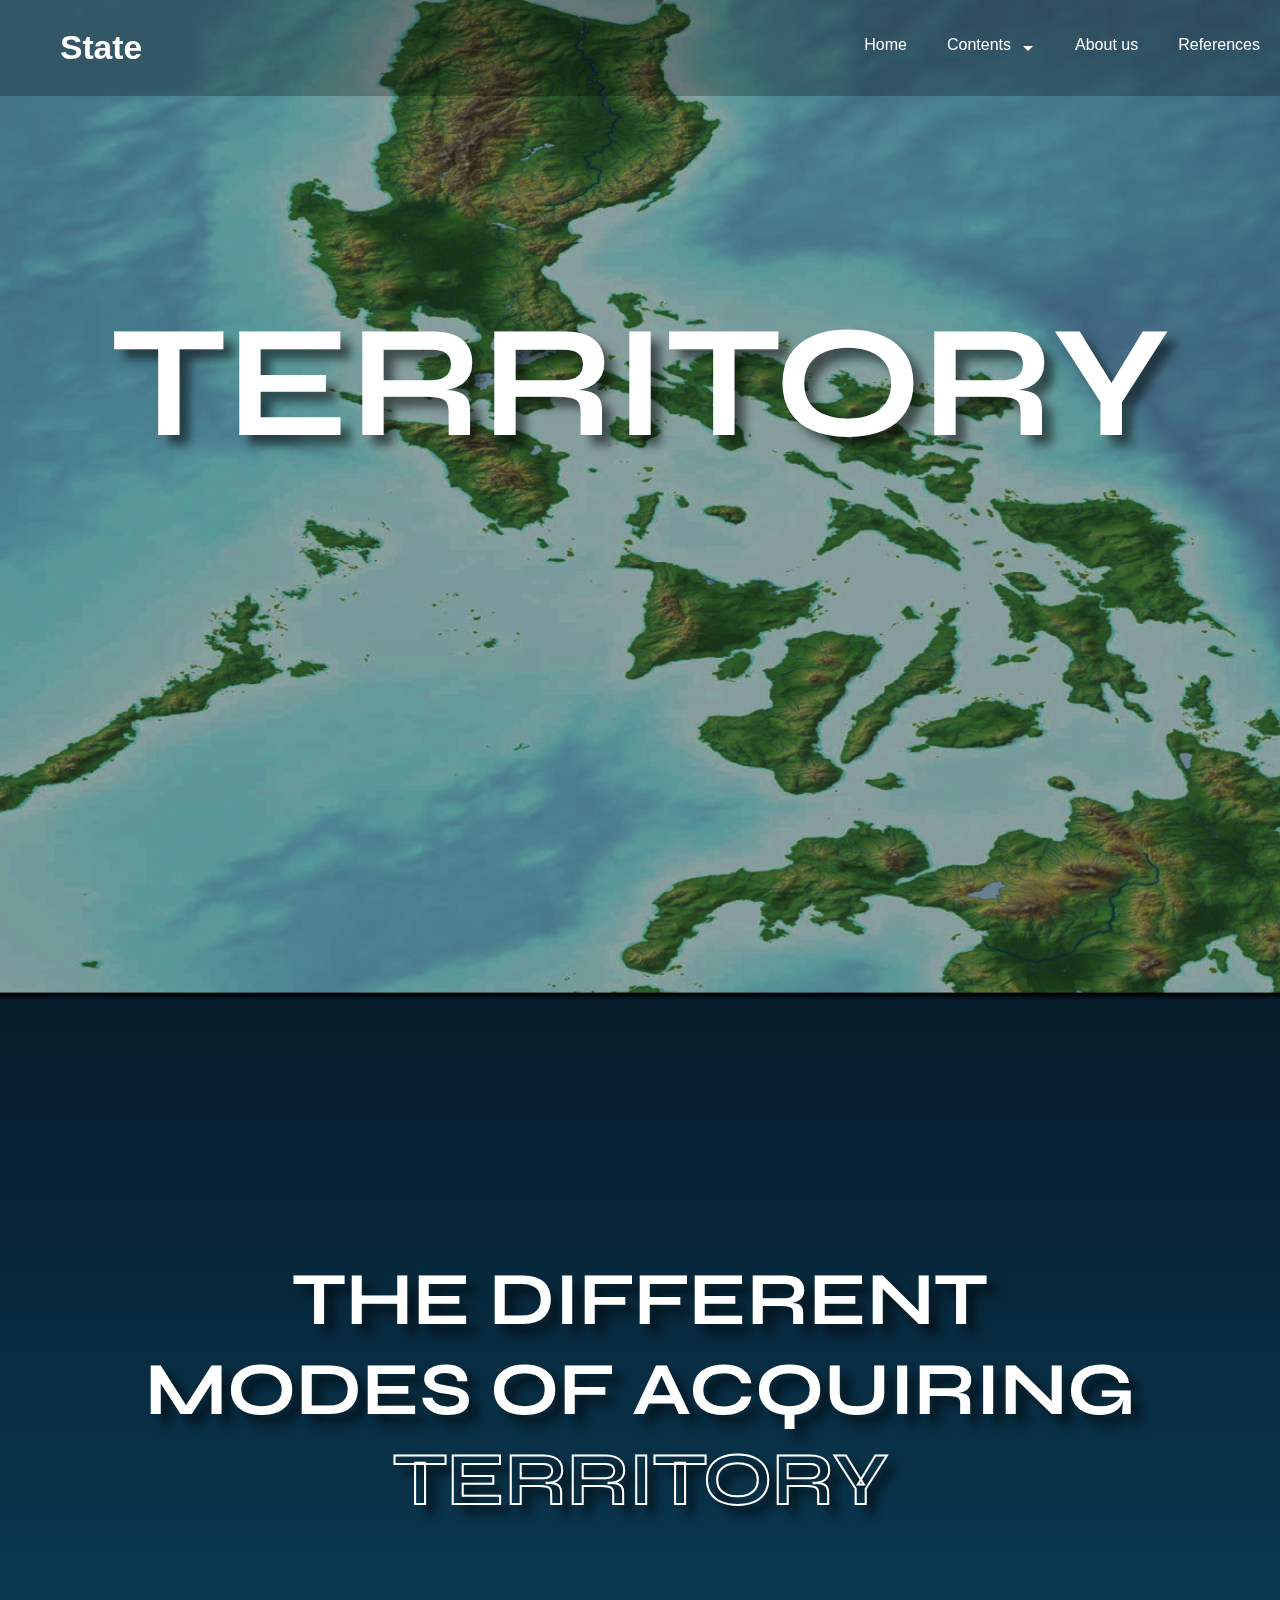
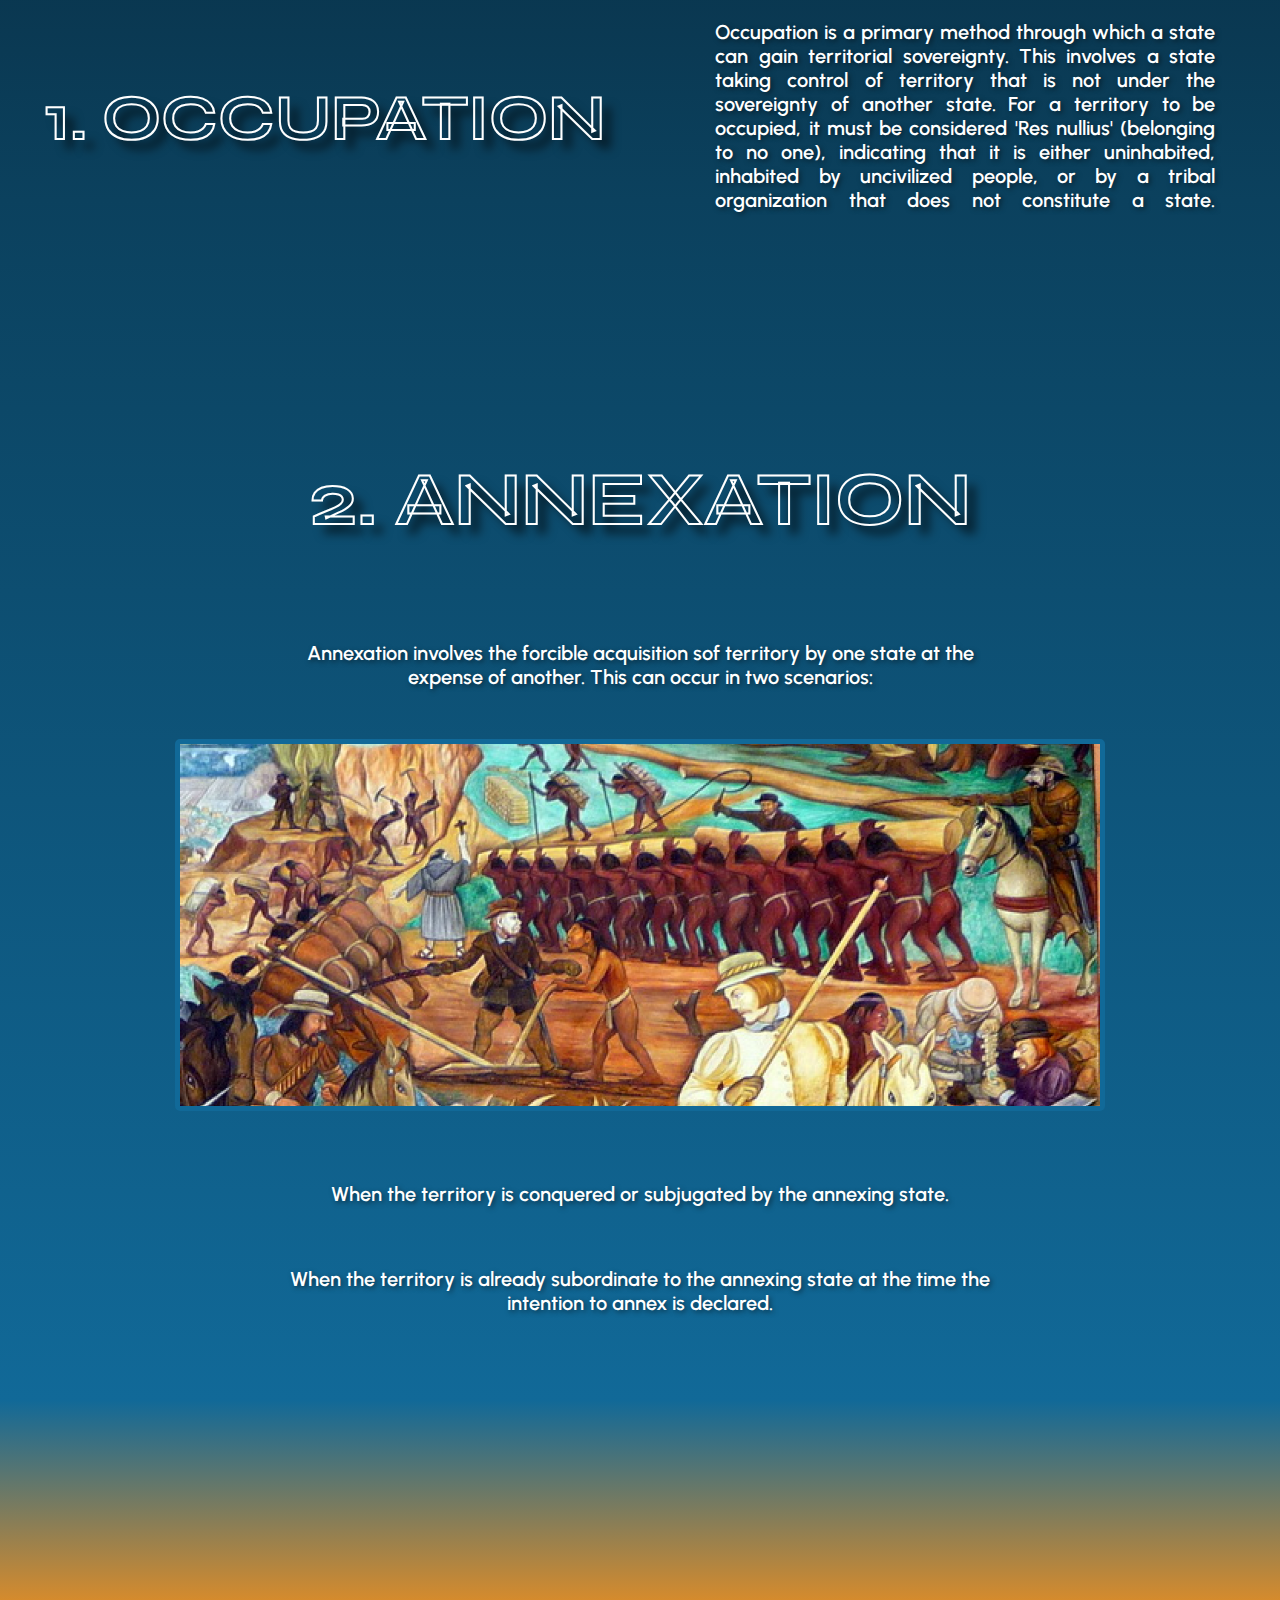
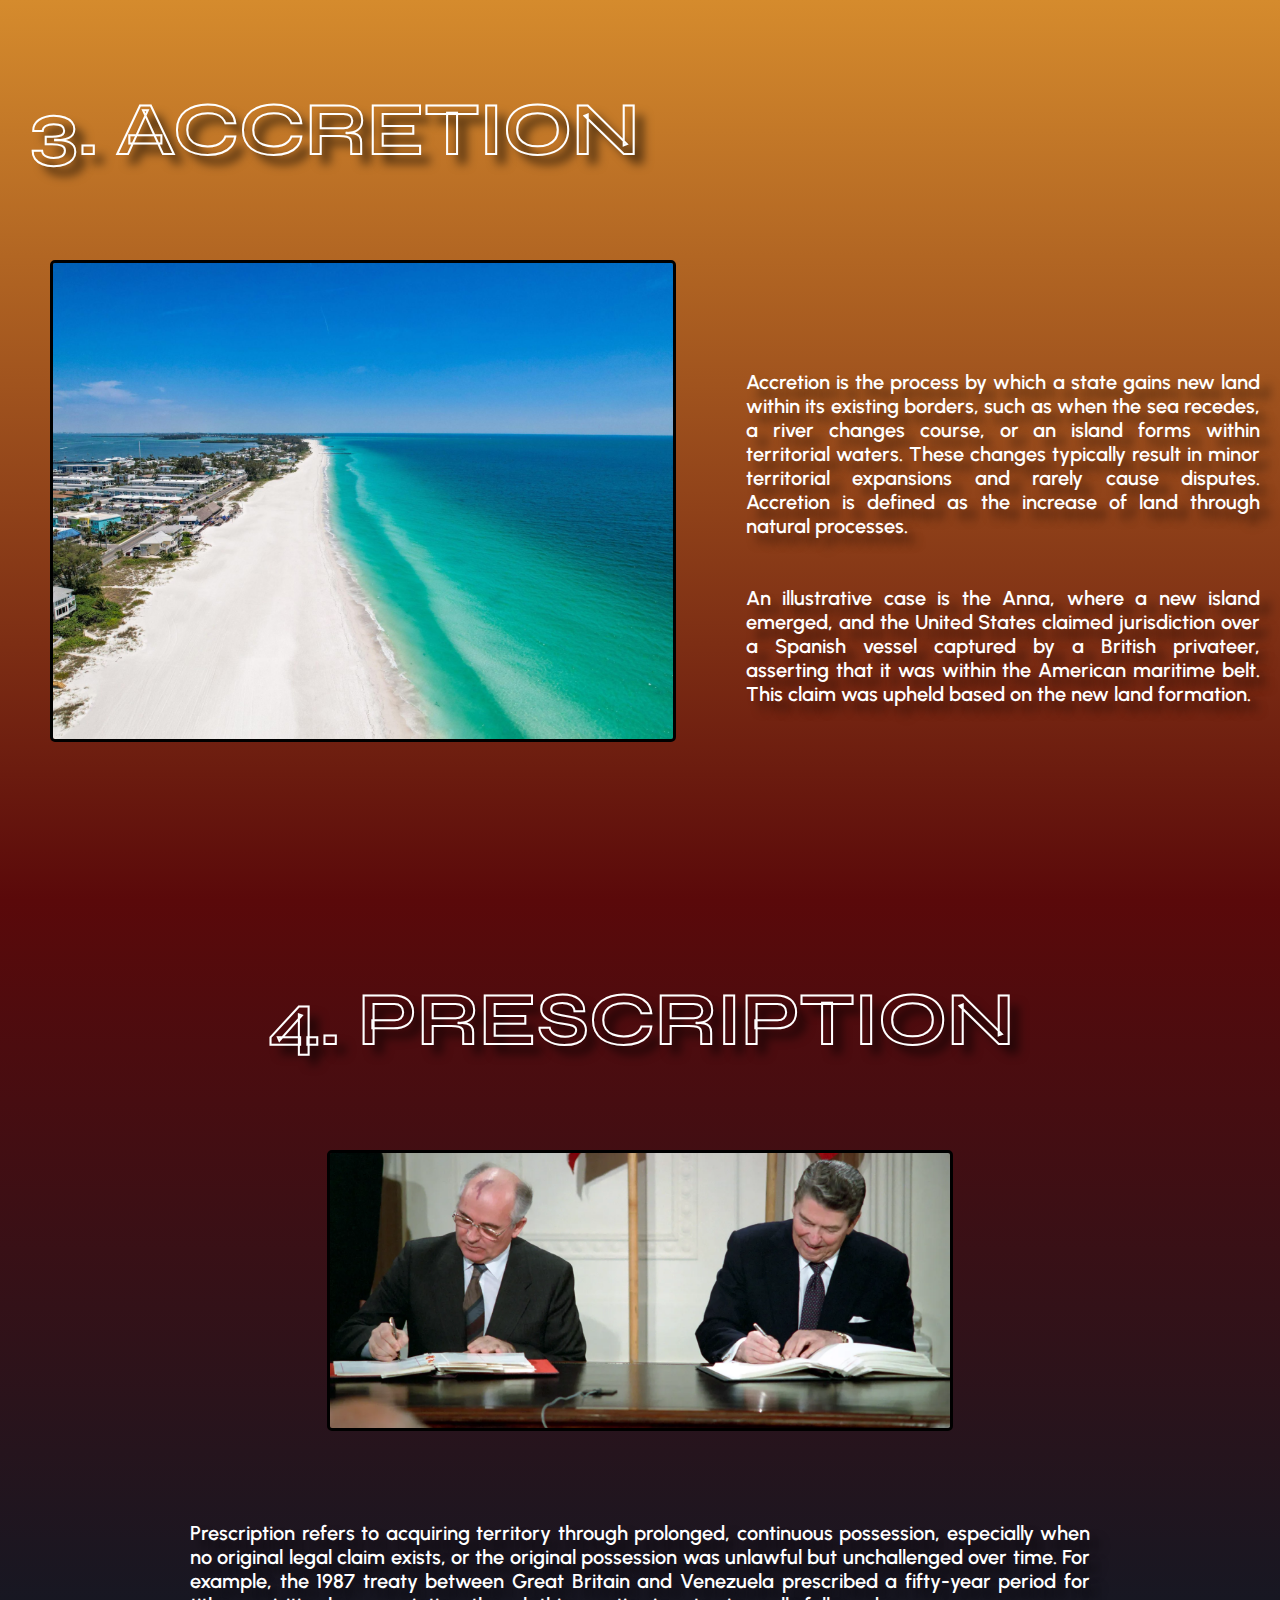
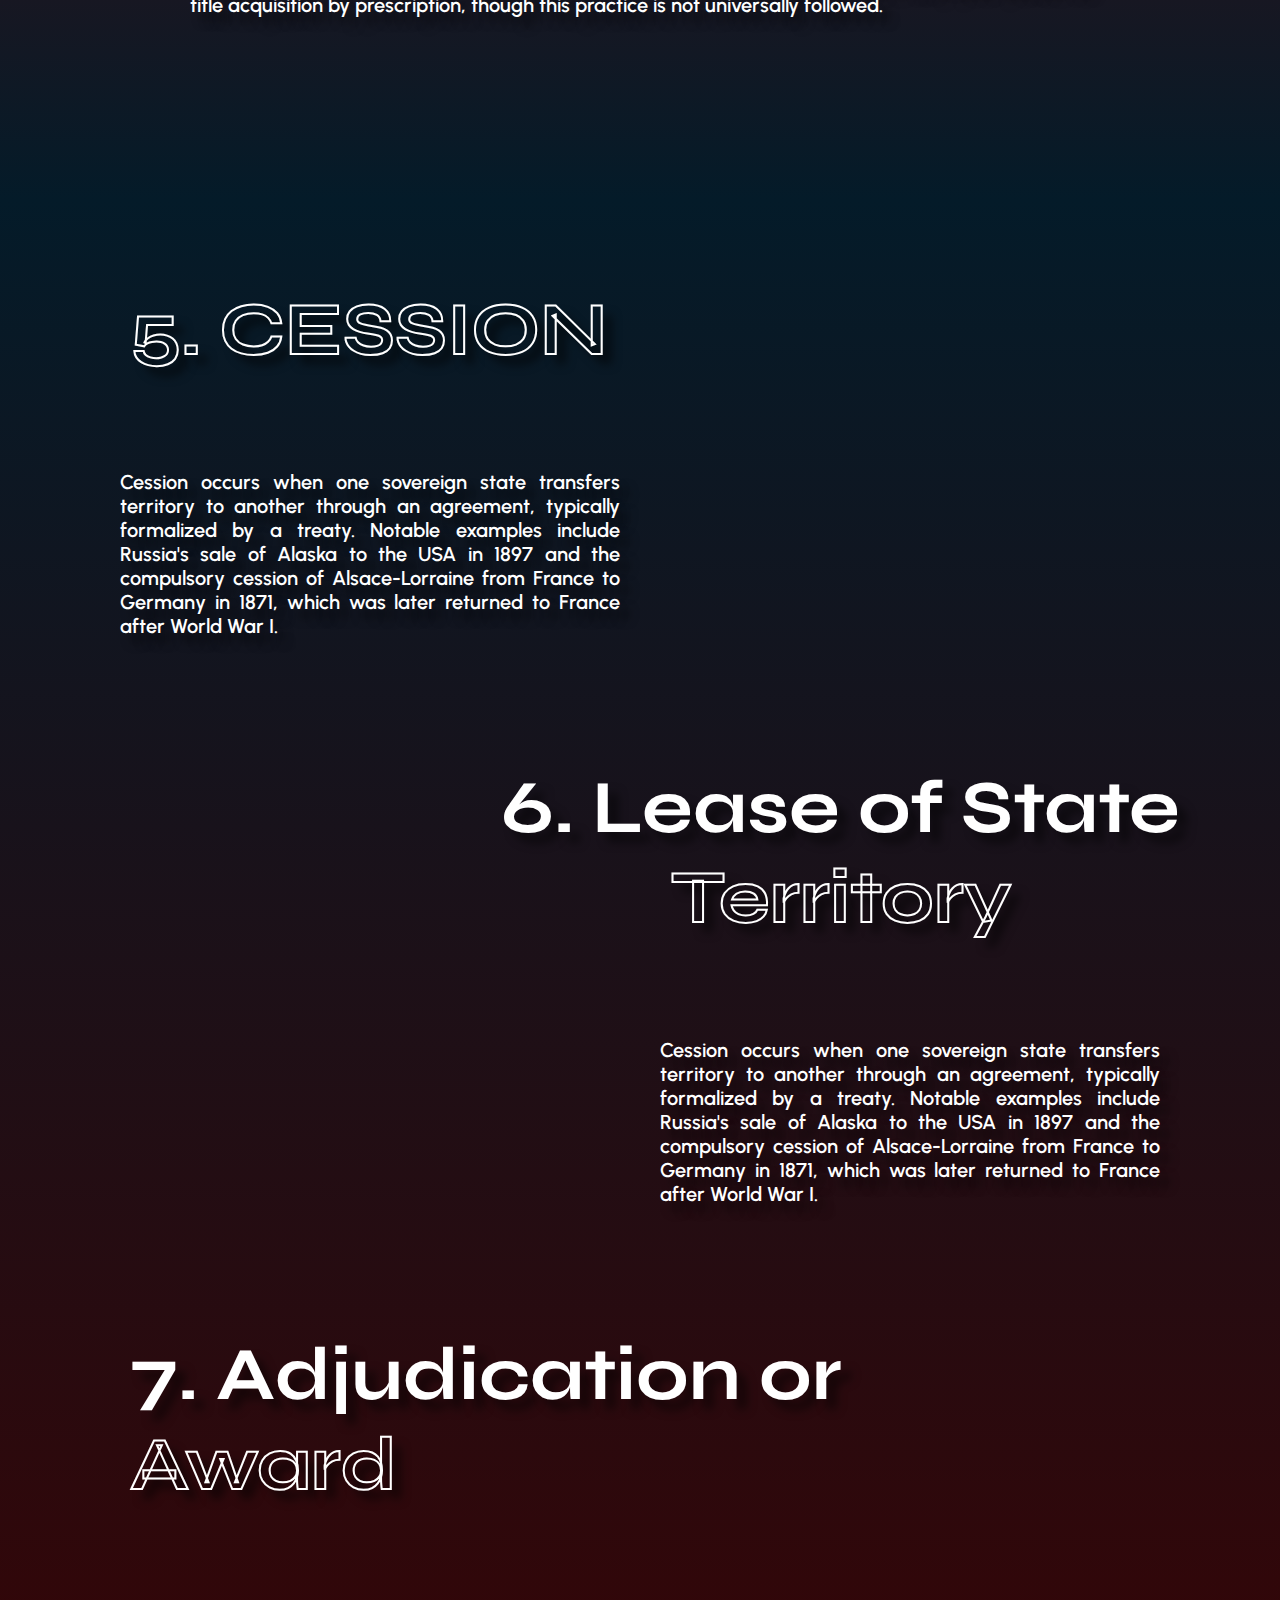
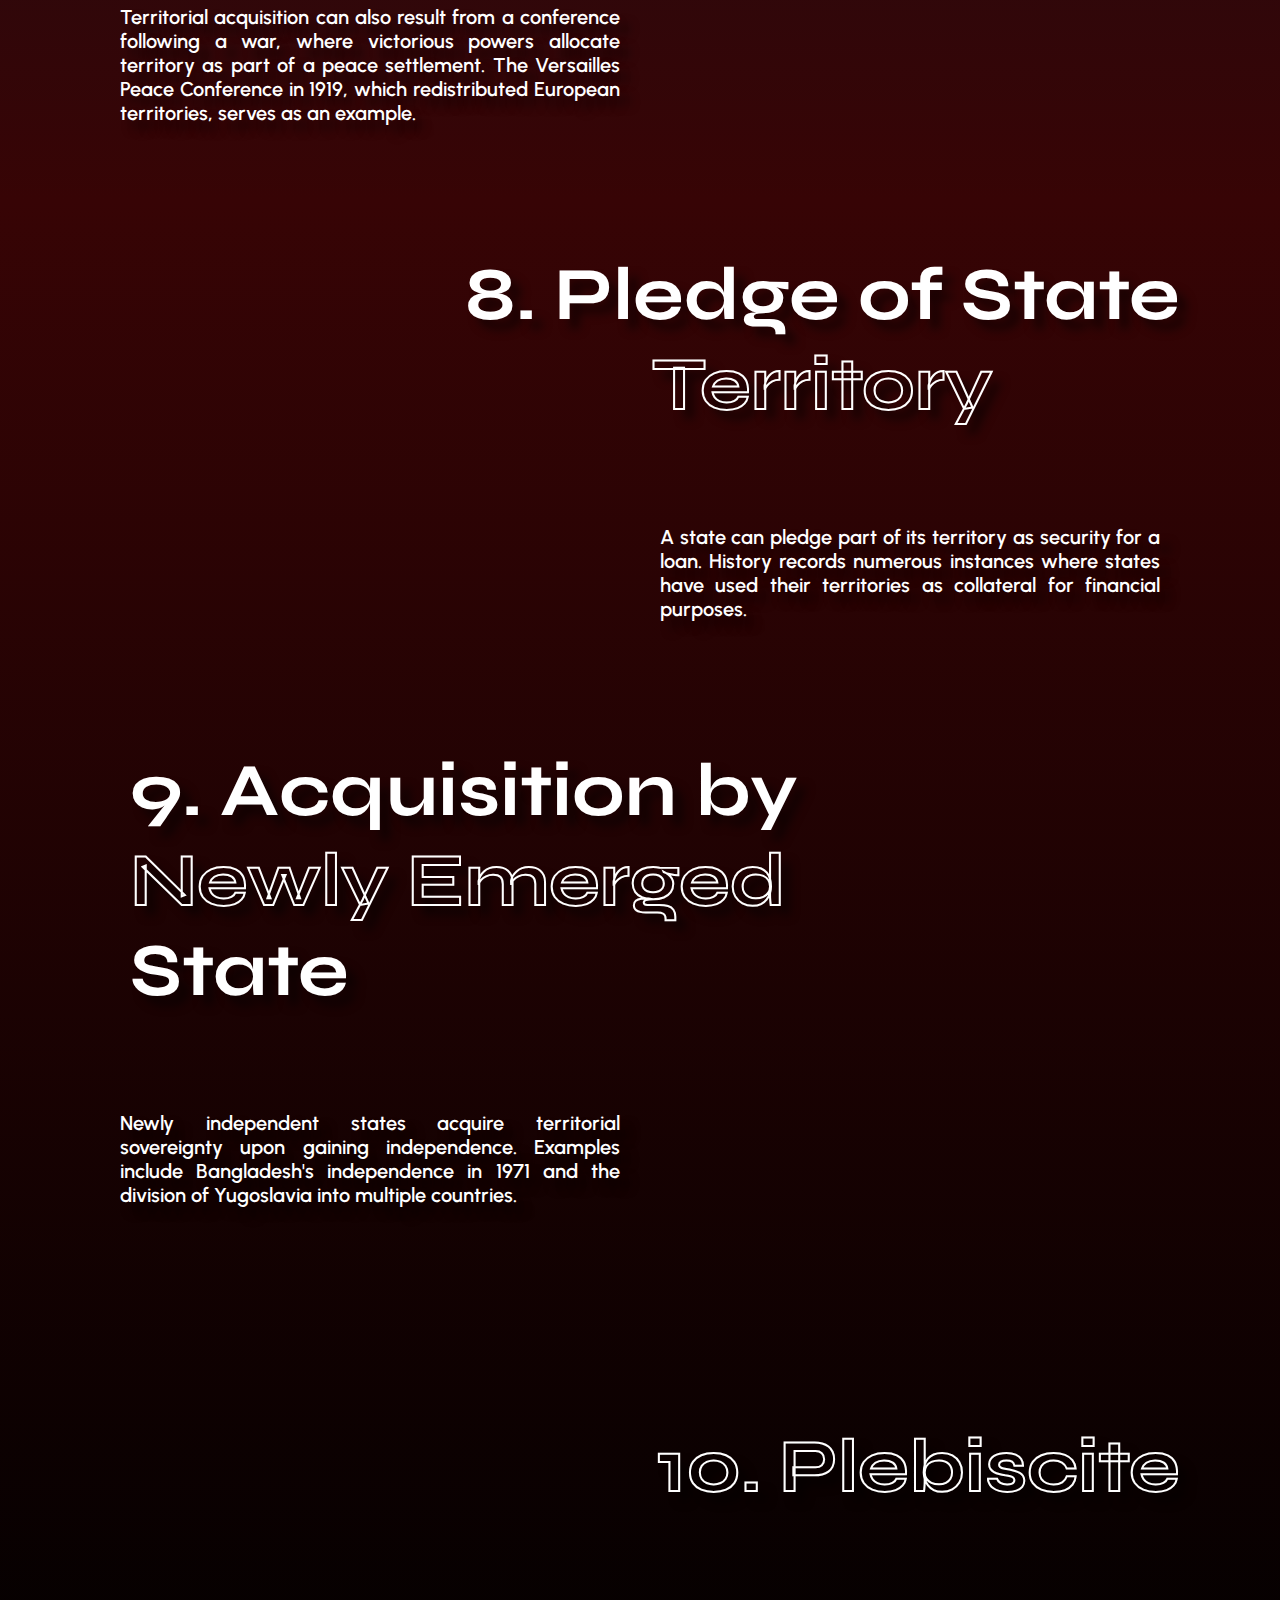
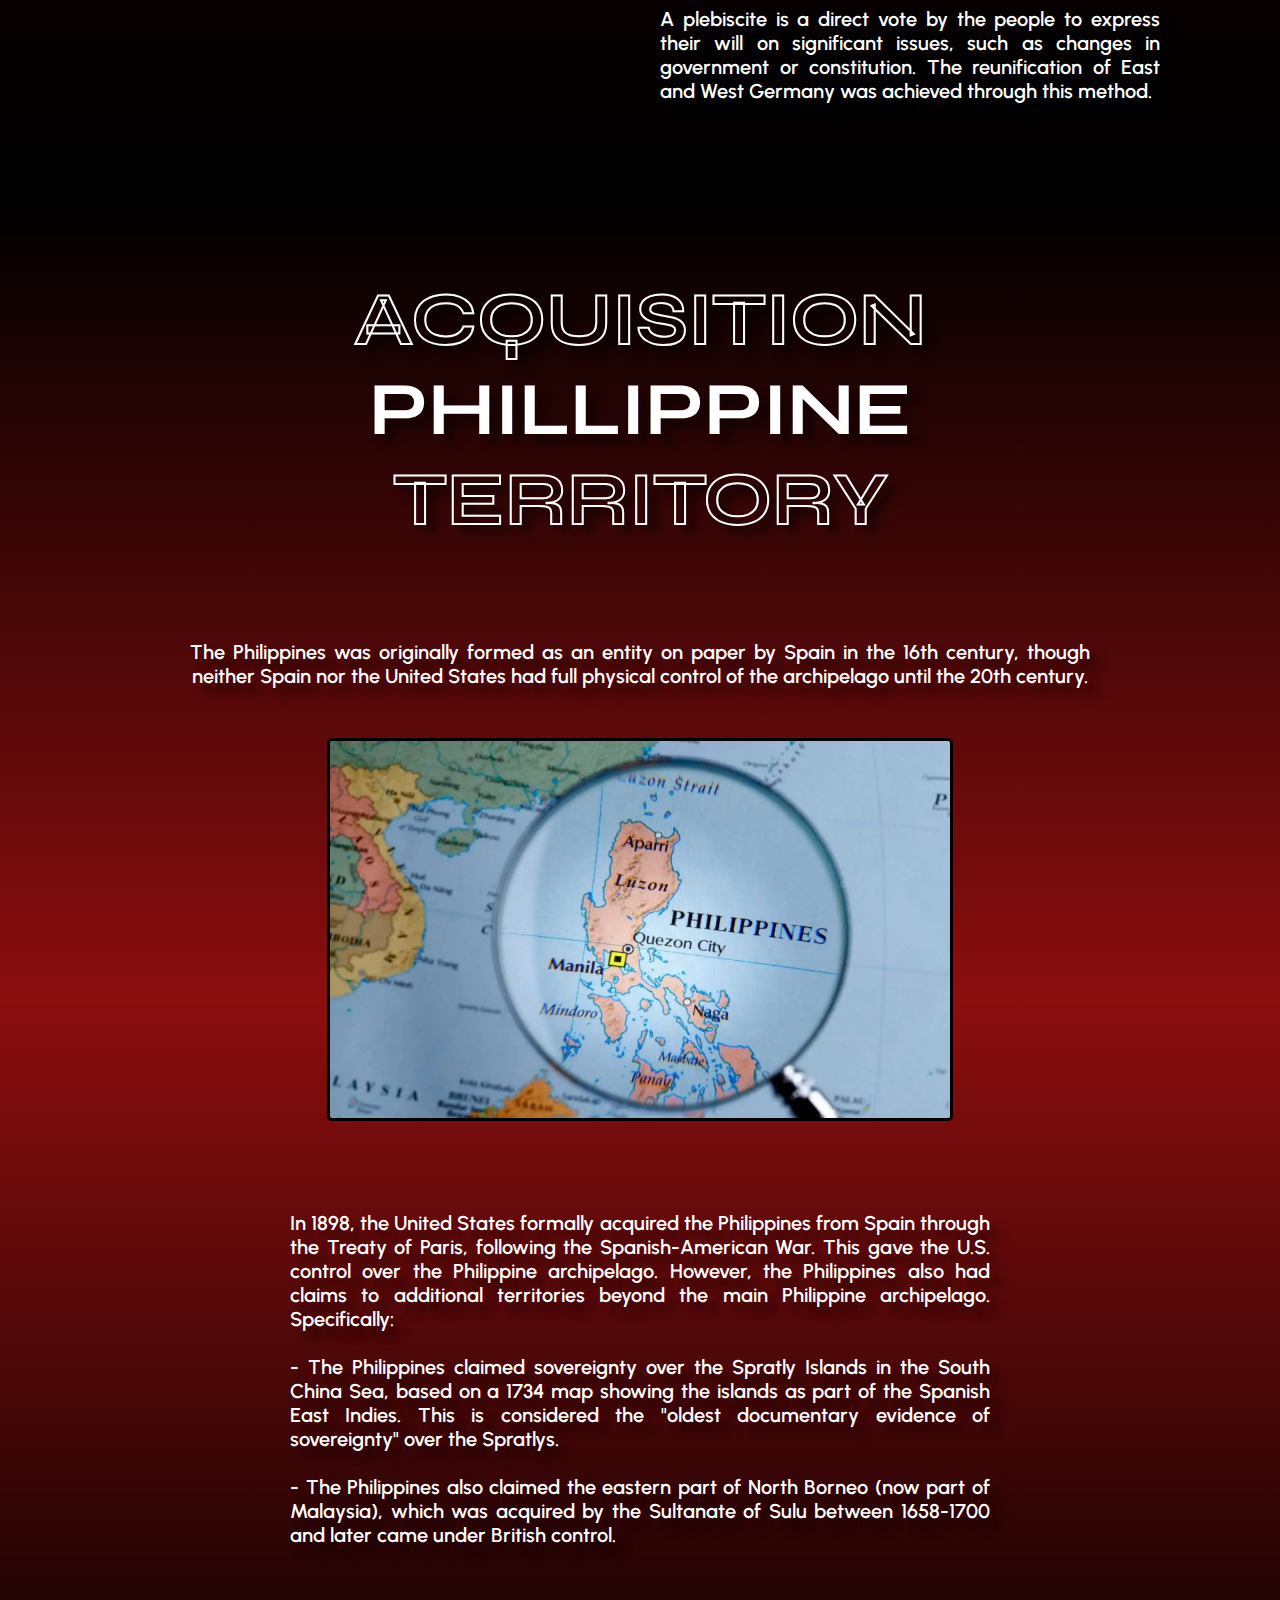
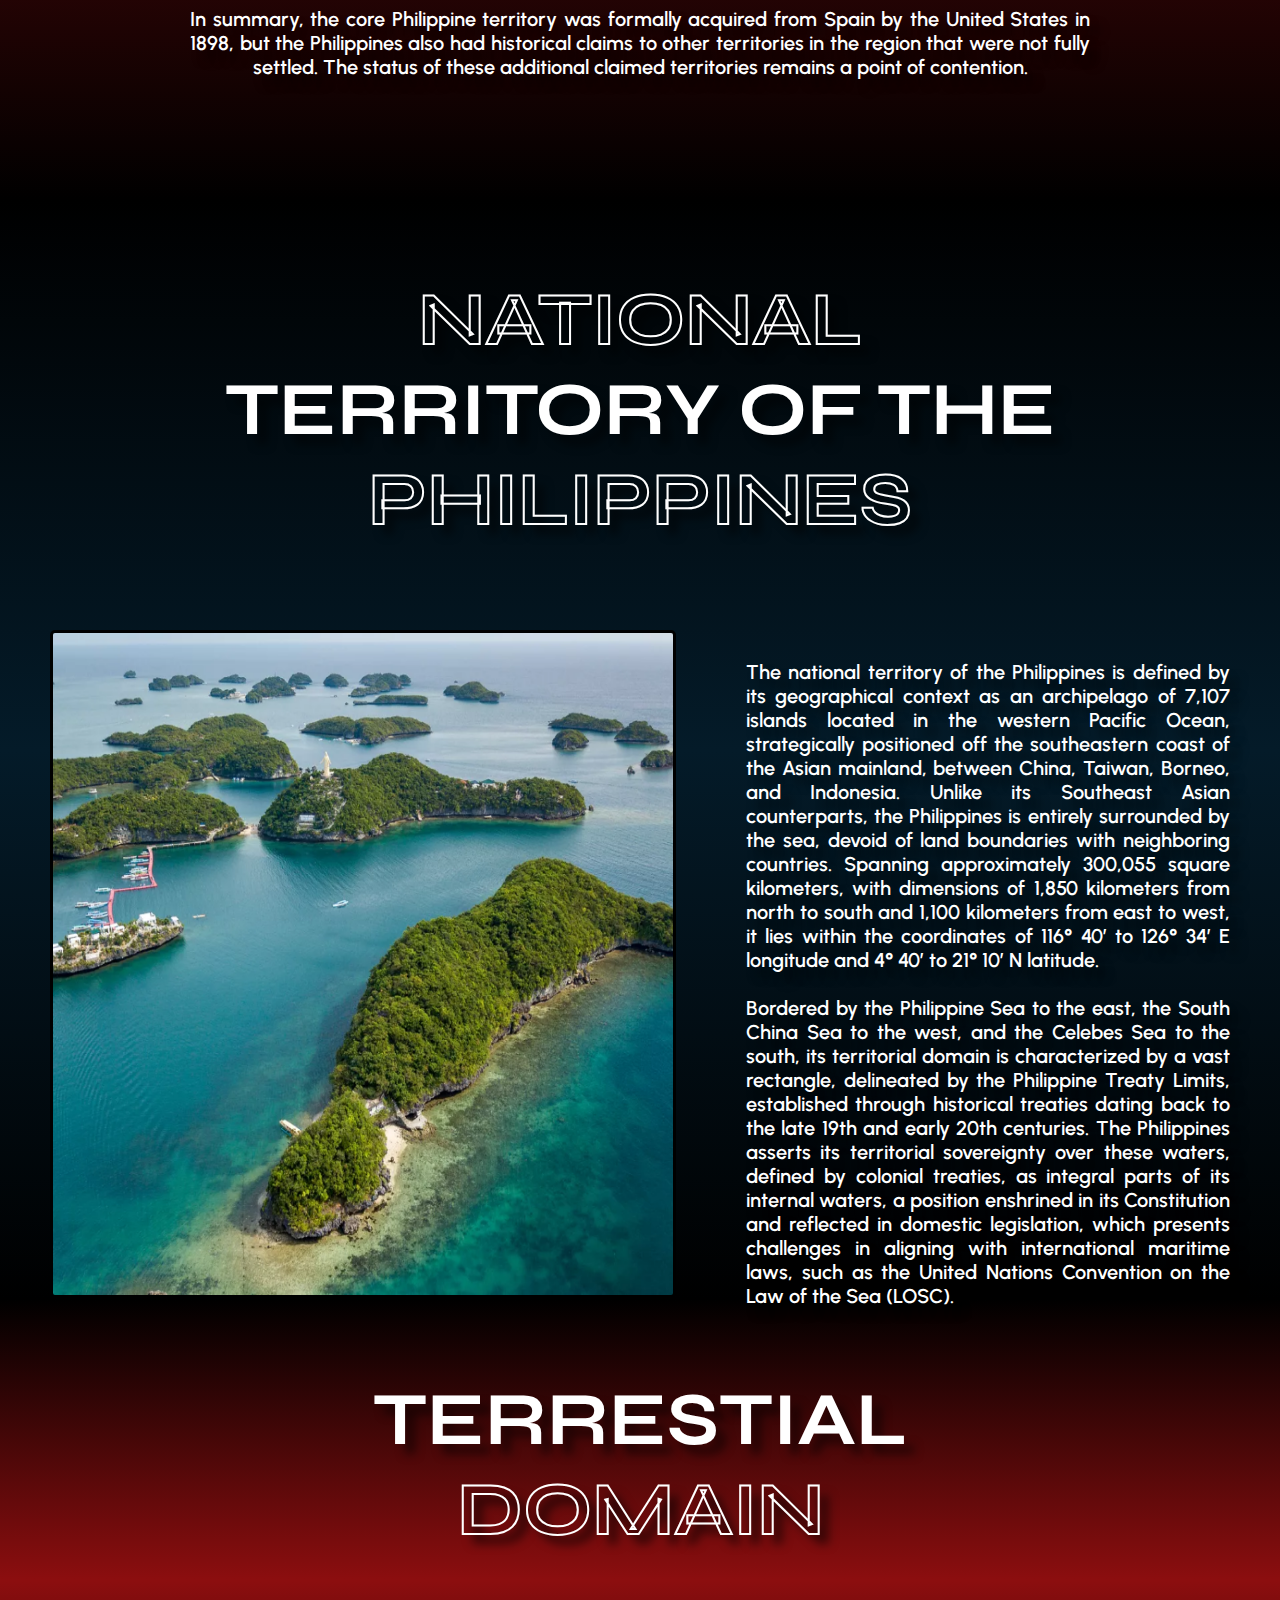
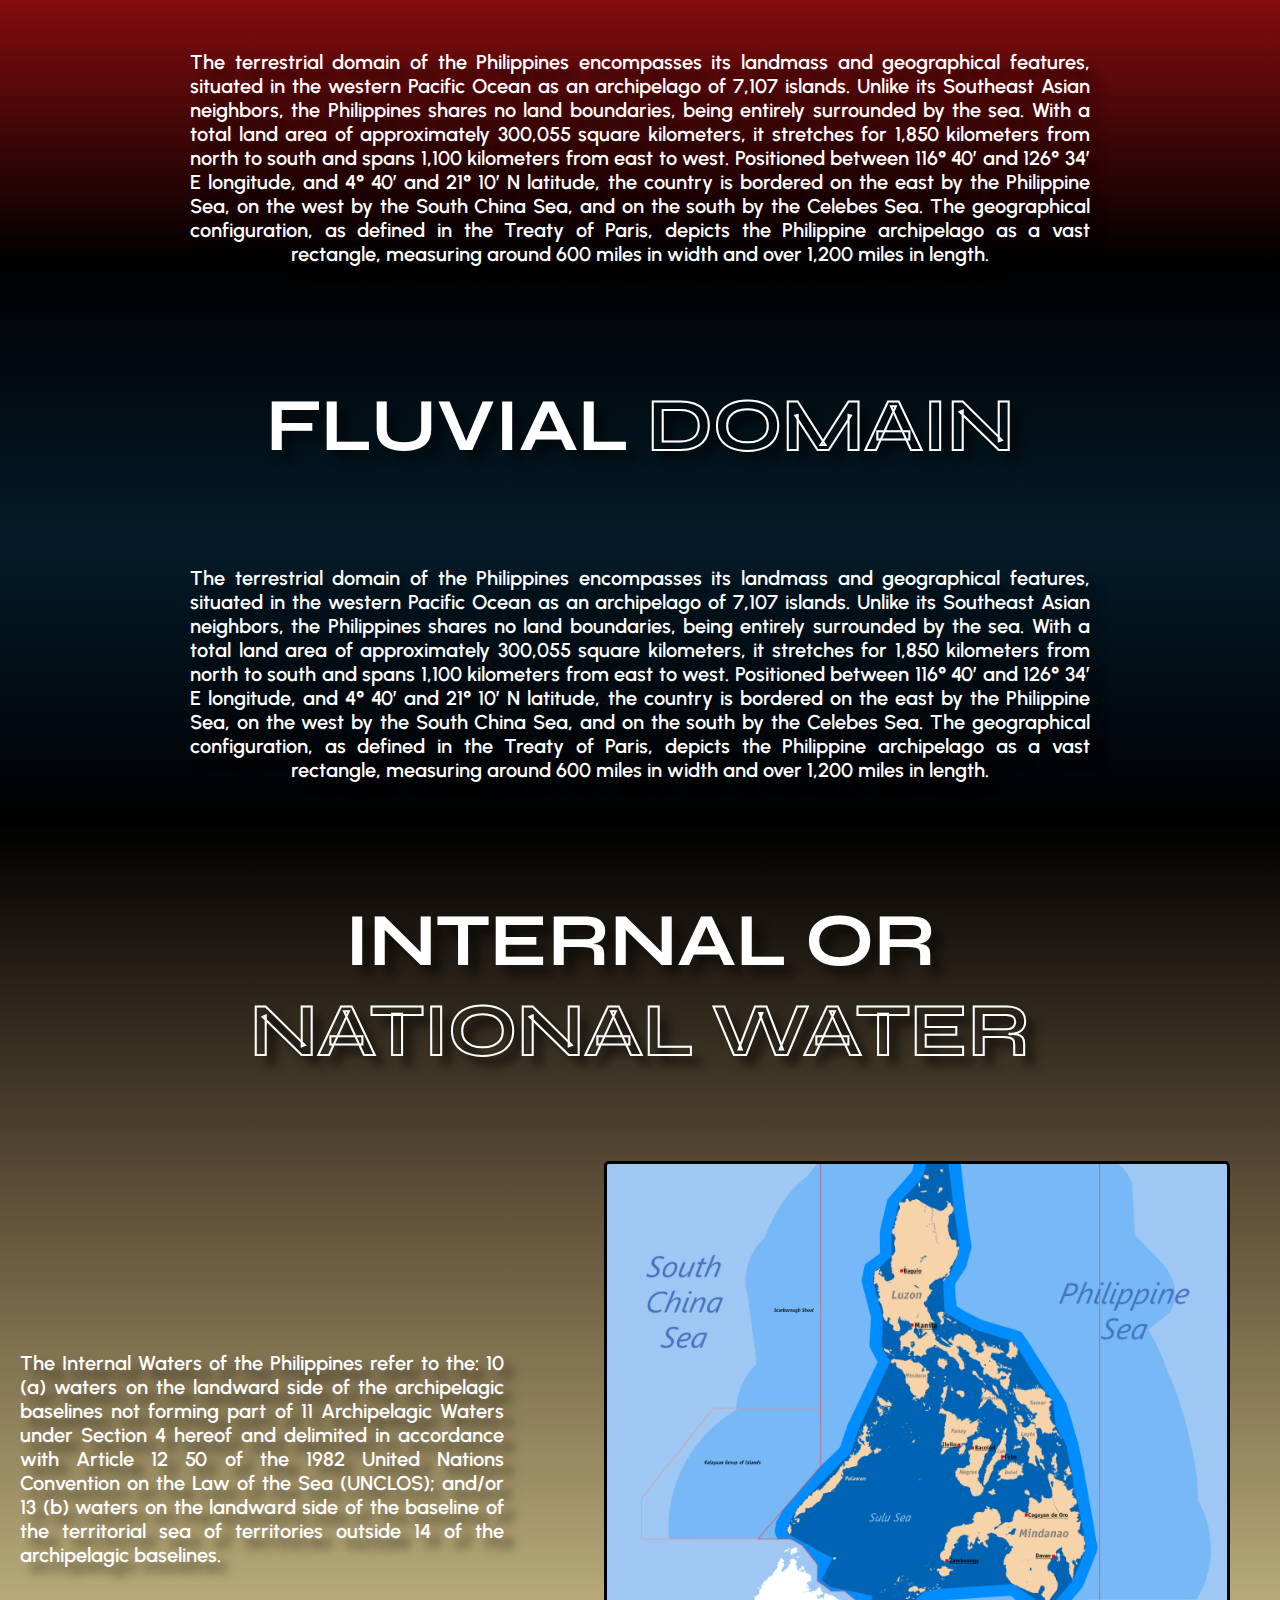
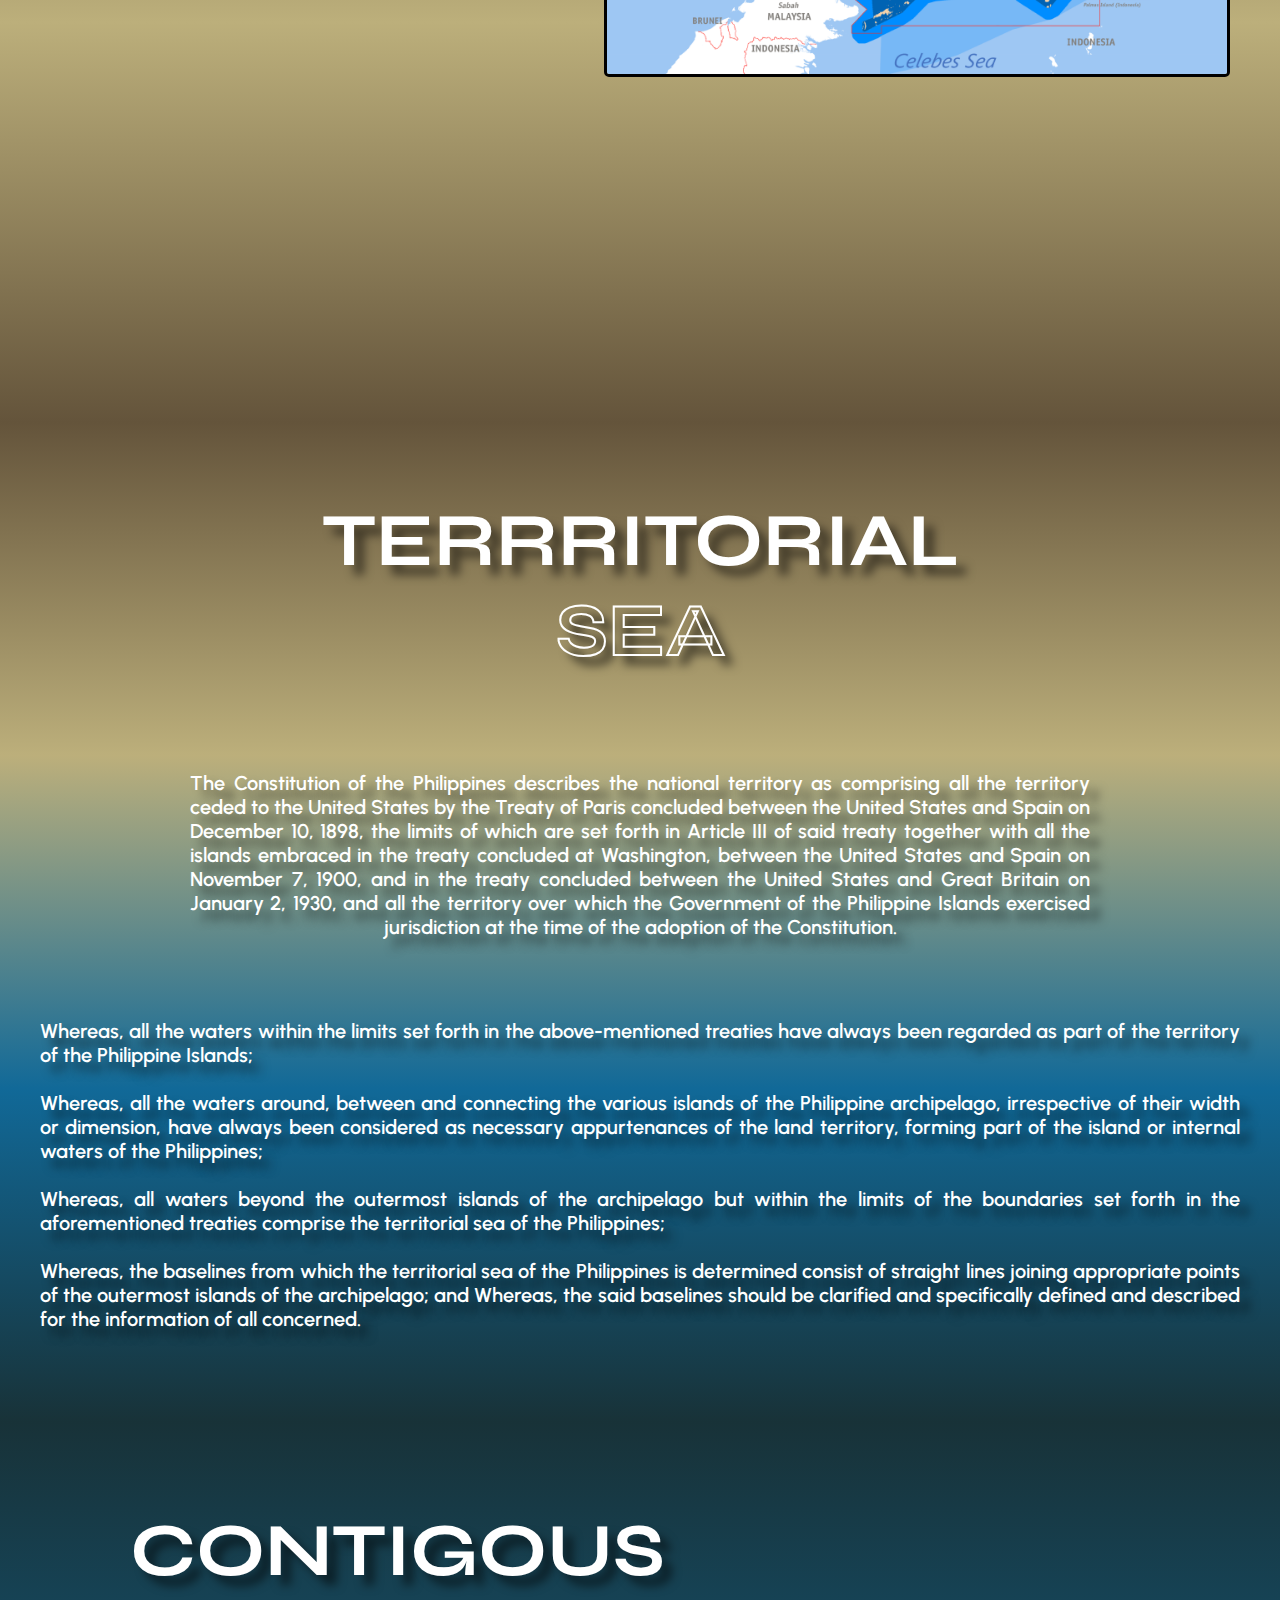
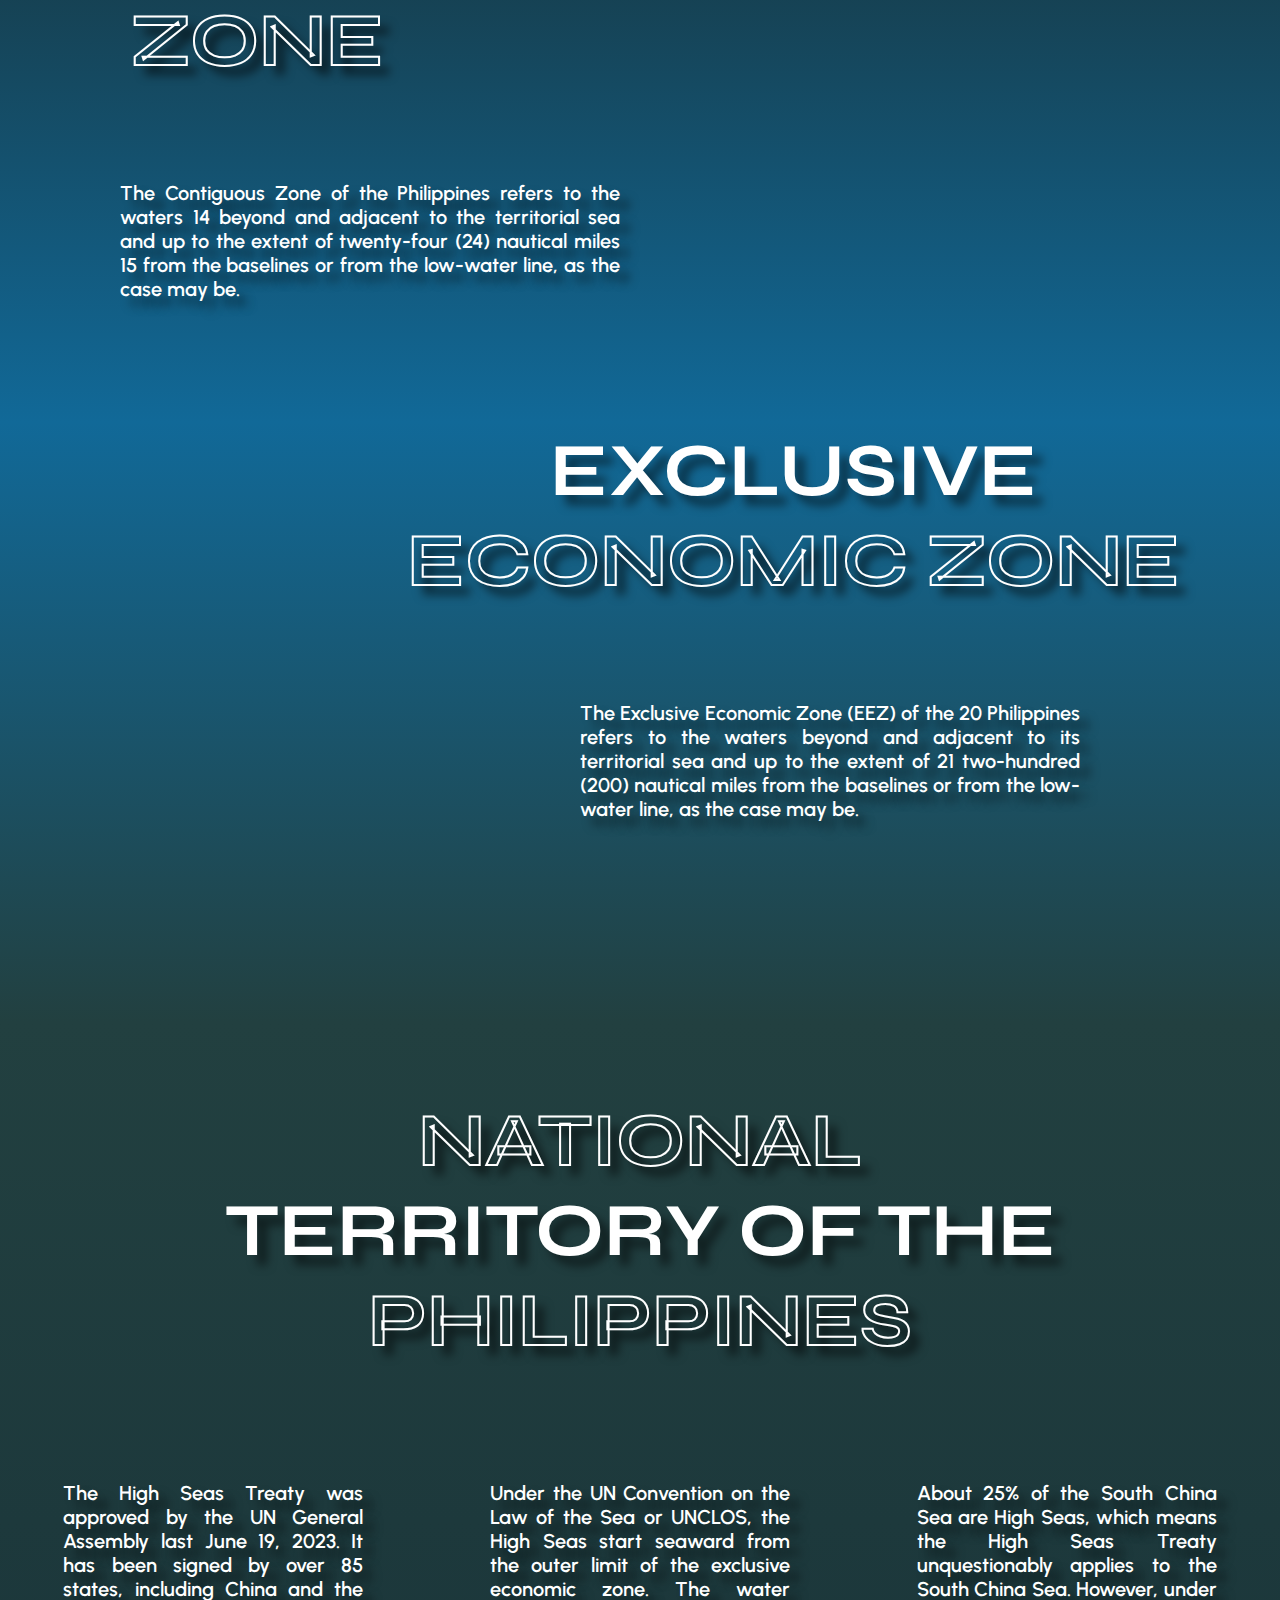
<file: territory.html>
<!DOCTYPE html>
<html>
    <head>
        <link rel="preconnect" href="https://fonts.googleapis.com">
        <link rel="preconnect" href="https://fonts.gstatic.com" crossorigin>
        <link href="https://fonts.googleapis.com/css2?family=Urbanist:ital,wght@0,100..900;1,100..900&display=swap" rel="stylesheet">
        <link href="https://fonts.googleapis.com/css2?family=Syne:wght@400..800&display=swap" rel="stylesheet">
        <link rel="stylesheet" href="territory.css" type="text/css">
        <link href="https://fonts.googleapis.com/icon?family=Material+Icons"rel="stylesheet">
        <title> FOUR ELEMENTS OF STATE </title>
    </head>
    <body>
        <header>
            <nav class="navbar">
                <a href="homepage.html" class="logo">State</a>
                <ul class="nav_links">
                    <li>
                        <a href="homepage.html">Home</a>
                    </li>
                    <li class="contents-drop">
                        <a  href="#">Contents
                        <span class="material-icons drop-icon"> arrow_drop_down</span>
                        </a>
                        <ul class="drop-down">
                            <li><a href="theories.html">Theories</a> </li>
                            <li><a href="elements.html">Four Elements</a></li>
                            <li><a href="power.html">Inherent Powers</a></li>
                        </ul>
                    </li>
                    <li><a href="about.html">About us</a></li>
                    <li><a href="https://docs.google.com/document/d/1Rl1BvVG_np8zSvWgF8NwUPfsSX0v82NI1STQK7rsYNs/edit">References</a></li>

                </ul>
            </nav>
        </header>
        
        <div class="page-1">
            <div class="bg-pic1 syne-font">
                <div class="title1">
                    <h1>TERRITORY</h1>
                </div>
            </div>     
        </div>


        <div class="page-2">
            <div class="title2 syne-font">
                <h3>THE DIFFERENT<br>MODES OF ACQUIRING<br><span class="syne-hollow">TERRITORY</span></h3>
            </div>

            <div class="container-row">
                <div class="title3">
                    <h1 class="syne-font syne-hollow">1. OCCUPATION</h1>
                </div>
                <p class="urbanist-white one">
                    Occupation is a primary method through which a state can gain territorial sovereignty. This involves a state taking control of territory that is not under the sovereignty of another state. For a territory to be occupied, it must be considered 'Res nullius' (belonging to no one), indicating that it is either uninhabited, inhabited by uncivilized people, or by a tribal organization that does not constitute a state.
                </p> 
            </div>
        </div>

        <div class="page-3">
            <div class="container-column">
                <div class="title2 syne-font">
                    <h3><span class="syne-hollow">2. ANNEXATION</span></h3>
                </div>

                <p class="urbanist-white two">
                    Annexation involves the forcible acquisition sof territory by one state at the expense of another. This can occur in two scenarios:
                </p> 

                <img src="territorypics/annex.png" alt="" class="img1">
                <p class="urbanist-white two">
                    When the territory is conquered or subjugated by the annexing state.
                </p> 
                <p class="urbanist-white two">
                    When the territory is already subordinate to the annexing state at the time the intention to annex is declared.
                </p> 

            </div>
        </div>
        
        <div class="sep1">
        </div>

        <div class="page-4">
            <div class="title4 syne-font">
                <h3><span class="syne-hollow">3. ACCRETION</span></h3>
            </div>

            <div class="container-row">
                <img src="territorypics/beach.png" alt="" class="img2">
                <p class="urbanist-white three">
                    Accretion is the process by which a state gains new land within its existing borders, such as when the sea recedes, a river changes course, or an island forms within territorial waters. These changes typically result in minor territorial expansions and rarely cause disputes. Accretion is defined as the increase of land through natural processes.
                    <br>
                    <br>
                    <br>
                    An illustrative case is the Anna, where a new island emerged, and the United States claimed jurisdiction over a Spanish vessel captured by a British privateer, asserting that it was within the American maritime belt. This claim was upheld based on the new land formation.
                </p> 
            </div>

        </div>

        <div class="page-5">
            <div class="container-column">
                <div class="title5 syne-font">
                    <h3><span class="syne-hollow">4. PRESCRIPTION</span></h3>
                </div>

                <img src="territorypics/pres.png" alt="" class="img2">

                <p class="urbanist-white four">
                    Prescription refers to acquiring territory through prolonged, continuous possession, especially when no original legal claim exists, or the original possession was unlawful but unchallenged over time. For example, the 1987 treaty between Great Britain and Venezuela prescribed a fifty-year period for title acquisition by prescription, though this practice is not universally followed.
                </p> 

            </div>
        </div>

        <div class="page-6">
            <div class="flex-left">
                <div class="title6 syne-font">
                    <h3><span class="syne-hollow">5. CESSION</span></h3>
                </div>
                <p class="urbanist-white five">
                    Cession occurs when one sovereign state transfers territory to another through an agreement, typically formalized by a treaty. Notable examples include Russia's sale of Alaska to the USA in 1897 and the compulsory cession of Alsace-Lorraine from France to Germany in 1871, which was later returned to France after World War I.
                </p> 
            </div>

            <div class="flex-right">
                <div class="title6 syne-font">
                    <h3>6. Lease of State<br><span class="syne-hollow">Territory</span></h3>
                </div>
                <p class="urbanist-white five">
                    Cession occurs when one sovereign state transfers territory to another through an agreement, typically formalized by a treaty. Notable examples include Russia's sale of Alaska to the USA in 1897 and the compulsory cession of Alsace-Lorraine from France to Germany in 1871, which was later returned to France after World War I.
                </p> 
            </div>

            <div class="flex-left">
                <div class="title6 syne-font">
                    <h3>7. Adjudication or <br><span class="syne-hollow">Award</span></h3>
                </div>
                <p class="urbanist-white five">Territorial acquisition can also result from a conference following a war, where victorious powers allocate territory as part of a peace settlement. The Versailles Peace Conference in 1919, which redistributed European territories, serves as an example.</p> 
            </div>

            <div class="flex-right">
                <div class="title6 syne-font">
                    <h3>8. Pledge of State<br><span class="syne-hollow">Territory</span></h3>
                </div>
                <p class="urbanist-white five">A state can pledge part of its territory as security for a loan. History records numerous instances where states have used their territories as collateral for financial purposes.</p> 
            </div>

            <div class="flex-left">
                <div class="title6 syne-font">
                    <h3>9. Acquisition by <br><span class="syne-hollow">Newly Emerged</span><br>State</h3>
                </div>
                <p class="urbanist-white five">
                    Newly independent states acquire territorial sovereignty upon gaining independence. Examples include Bangladesh's independence in 1971 and the division of Yugoslavia into multiple countries.
                </p> 
            </div>

            <div class="flex-right">
                <div class="title6 syne-font">
                    <h3><br><span class="syne-hollow">10. Plebiscite</span></h3>
                </div>
                <p class="urbanist-white five">
                    A plebiscite is a direct vote by the people to express their will on significant issues, such as changes in government or constitution. The reunification of East and West Germany was achieved through this method.
                </p> 
            </div>
        </div>

        <div class="page-7">
            <div class="container-column">
                <div class="title5 syne-font">
                    <h3><span class="syne-hollow">ACQUISITION</span><br>PHILLIPPINE<br><span class="syne-hollow">TERRITORY</span></h3>
                </div>

                <p class="urbanist-white six">
                    The Philippines was originally formed as an entity on paper by Spain in the 16th century, though neither Spain nor the United States had full physical control of the archipelago until the 20th century.
                </p> 

                <img src="territorypics/map.png" alt="" class="img2">

                <p class="urbanist-white seven">
                    In 1898, the United States formally acquired the Philippines from Spain through the Treaty of Paris, following the Spanish-American War. This gave the U.S. control over the Philippine archipelago.

However, the Philippines also had claims to additional territories beyond the main Philippine archipelago. Specifically:

<br><br>- The Philippines claimed sovereignty over the Spratly Islands in the South China Sea, based on a 1734 map showing the islands as part of the Spanish East Indies. This is considered the "oldest documentary evidence of sovereignty" over the Spratlys.
<br><br>- The Philippines also claimed the eastern part of North Borneo (now part of Malaysia), which was acquired by the Sultanate of Sulu between 1658-1700 and later came under British control.

                
                </p> 

                <p class="urbanist-white six">
                    In summary, the core Philippine territory was formally acquired from Spain by the United States in 1898, but the Philippines also had historical claims to other territories in the region that were not fully settled. The status of these additional claimed territories remains a point of contention.
                </p> 
                

            </div>
        </div>

        <div class="page-8">
            <div class="title5 syne-font">
                <h3><span class="syne-hollow">NATIONAL</span><br>TERRITORY OF THE<br><span class="syne-hollow">PHILIPPINES</span></h3>
            </div>
            <div class="container-row">
                <img src="territorypics/island.png" alt="" class="img2">

                <p class="urbanist-white eight">The national territory of the Philippines is defined by its geographical context as an archipelago of 7,107 islands located in the western Pacific Ocean, strategically positioned off the southeastern coast of the Asian mainland, between China, Taiwan, Borneo, and Indonesia. Unlike its Southeast Asian counterparts, the Philippines is entirely surrounded by the sea, devoid of land boundaries with neighboring countries. Spanning approximately 300,055 square kilometers, with dimensions of 1,850 kilometers from north to south and 1,100 kilometers from east to west, it lies within the coordinates of 116° 40’ to 126° 34’ E longitude and 4° 40’ to 21° 10’ N latitude.
                <br>
                <br>
                Bordered by the Philippine Sea to the east, the South China Sea to the west, and the Celebes Sea to the south, its territorial domain is characterized by a vast rectangle, delineated by the Philippine Treaty Limits, established through historical treaties dating back to the late 19th and early 20th centuries. The Philippines asserts its territorial sovereignty over these waters, defined by colonial treaties, as integral parts of its internal waters, a position enshrined in its Constitution and reflected in domestic legislation, which presents challenges in aligning with international maritime laws, such as the United Nations Convention on the Law of the Sea (LOSC).
            </p> 
            </div>

        </div>

        <div class="page-9">
            <div class="container-column">
                <div class="title5 syne-font">
                    <h3>TERRESTIAL<br><span class="syne-hollow">DOMAIN</span></h3>
                </div>
                <p class="urbanist-white six">
                    The terrestrial domain of the Philippines encompasses its landmass and geographical features, situated in the western Pacific Ocean as an archipelago of 7,107 islands. Unlike its Southeast Asian neighbors, the Philippines shares no land boundaries, being entirely surrounded by the sea. With a total land area of approximately 300,055 square kilometers, it stretches for 1,850 kilometers from north to south and spans 1,100 kilometers from east to west. Positioned between 116° 40’ and 126° 34’ E longitude, and 4° 40’ and 21° 10’ N latitude, the country is bordered on the east by the Philippine Sea, on the west by the South China Sea, and on the south by the Celebes Sea. The geographical configuration, as defined in the Treaty of Paris, depicts the Philippine archipelago as a vast rectangle, measuring around 600 miles in width and over 1,200 miles in length.
                </p> 
                <div class="title5 syne-font">
                    <h3>FLUVIAL<span class="syne-hollow"> DOMAIN</span></h3>
                </div>
                <p class="urbanist-white six">
                    The terrestrial domain of the Philippines encompasses its landmass and geographical features, situated in the western Pacific Ocean as an archipelago of 7,107 islands. Unlike its Southeast Asian neighbors, the Philippines shares no land boundaries, being entirely surrounded by the sea. With a total land area of approximately 300,055 square kilometers, it stretches for 1,850 kilometers from north to south and spans 1,100 kilometers from east to west. Positioned between 116° 40’ and 126° 34’ E longitude, and 4° 40’ and 21° 10’ N latitude, the country is bordered on the east by the Philippine Sea, on the west by the South China Sea, and on the south by the Celebes Sea. The geographical configuration, as defined in the Treaty of Paris, depicts the Philippine archipelago as a vast rectangle, measuring around 600 miles in width and over 1,200 miles in length.
                </p> 
            </div>
        </div>

        <div class="page-10">
            <div class="title5 syne-font">
                <h3>INTERNAL OR<br><span class="syne-hollow">NATIONAL WATER</span></h3>
            </div>

            <div class="container-row">
                <p class="urbanist-white nine">
                    The Internal Waters of the Philippines refer to the: 10 (a) waters on the landward side of the archipelagic baselines not forming part of 11 Archipelagic Waters under Section 4 hereof and delimited in accordance with Article 12 50 of the 1982 United Nations Convention on the Law of the Sea (UNCLOS); and/or 13 (b) waters on the landward side of the baseline of the territorial sea of territories outside 14 of the archipelagic baselines. 
                </p>
                <img src="territorypics/territory.png" alt="" class="img2"> 
            </div>

        </div>

        <div class="page-11">
            <div class="container-column">
                <div class="title5 syne-font">
                    <h3>TERRRITORIAL<br><span class="syne-hollow">SEA</span></h3>
                </div>
                <p class="urbanist-white six">
                    The Constitution of the Philippines describes the national territory as comprising all the territory ceded to the United States by the Treaty of Paris concluded between the United States and Spain on December 10, 1898, the limits of which are set forth in Article III of said treaty together with all the islands embraced in the treaty concluded at Washington, between the United States and Spain on November 7, 1900, and in the treaty concluded between the United States and Great Britain on January 2, 1930, and all the territory over which the Government of the Philippine Islands exercised jurisdiction at the time of the adoption of the Constitution. 
                </p> 
                <p class="urbanist-white ten">
                    Whereas, all the waters within the limits set forth in the above-mentioned treaties have always been regarded as part of the territory of the Philippine Islands; 
                    <br>
<br>Whereas, all the waters around, between and connecting the various islands of the Philippine archipelago, irrespective of their width or dimension, have always been considered as necessary appurtenances of the land territory, forming part of the island or internal waters of the Philippines; 
<br>
<br>
Whereas, all waters beyond the outermost islands of the archipelago but within the limits of the boundaries set forth in the aforementioned treaties comprise the territorial sea of the Philippines; 
<br><br>
Whereas, the baselines from which the territorial sea of the Philippines is determined consist of straight lines joining appropriate points of the outermost islands of the archipelago; and Whereas, the said baselines should be clarified and specifically defined and described for the information of all concerned.

                </p> 
            </div>
        </div>

        <div class="page-12">
            <div class="flex-left">
                <div class="title6 syne-font">
                    <h3>CONTIGOUS<br><span class="syne-hollow">ZONE</span></h3>
                </div>
                <p class="urbanist-white five">
                    The Contiguous Zone of the Philippines refers to the waters 14 beyond and adjacent to the territorial sea and up to the extent of twenty-four (24) nautical miles 15 from the baselines or from the low-water line, as the case may be. 

                </p> 
            </div>

            <div class="flex-right">
                <div class="title6 syne-font">
                    <h3>EXCLUSIVE<br><span class="syne-hollow">ECONOMIC ZONE</span></h3>
                </div>
                <p class="urbanist-white eleven">
                    The Exclusive Economic Zone (EEZ) of the 20 Philippines refers to the waters beyond and adjacent to its territorial sea and up to the extent of 21 two-hundred (200) nautical miles from the baselines or from the low-water line, as the case may be. 
                </p> 
            </div>
        </div>

        <div class="page-13">
            <div class="title5 syne-font">
                <h3><span class="syne-hollow">NATIONAL</span><br>TERRITORY OF THE<br><span class="syne-hollow">PHILIPPINES</span></h3>
            </div>

            <div class="container-row">

                <p class="urbanist-white twelve top">
                    The High Seas Treaty was approved by the UN General Assembly last June 19, 2023. It has been signed by over 85 states, including China and the Philippines, and is now open for ratification. The High Seas Treaty is intended to conserve marine biodiversity, and ensure sustainable use of the natural resources, in the High Seas and the seabed beyond national jurisdiction.
                </p>

                <p class="urbanist-white twelve">
                    Under the UN Convention on the Law of the Sea or UNCLOS, the High Seas start seaward from the outer limit of the exclusive economic zone. The water column in the High Seas, and the living resources found in such water column, belong to the common heritage of mankind. The non-living resources in the seabed of the High Seas beyond national jurisdiction, occupying what is called in UNCLOS as the AREA, also belong to the common heritage of mankind.
                </p>

                <p class="urbanist-white twelve">
                    About 25% of the South China Sea are High Seas, which means the High Seas Treaty unquestionably applies to the South China Sea. However, under China’s 10-dash line, the High Seas and the seabed of the High Seas beyond national jurisdiction are baselessly claimed by China as its national territory. In short, China denies that there are High Seas in the South China despite compelling physical and legal evidence to the contrary. China’s 10-dash line encloses about 85.7% of the South China Sea.
                </p>

            </div>
        </div>

        <div class="page-14">
            <div class="container-column">
                <div class="title5 syne-font">
                    <h3>THE ARCHIPELAGO<span class="syne-hollow"><br>DOCTRINE</span></h3>
                </div>

                <p class="urbanist-white six">
                    The second sentence of Article I is an affirmation of the archipelagic doctrine. By this doctrine it means that a group of islands shall be considered as a national unit. The waters around, between and connecting every island on the group regardless of their breadth and dimensions will be treated as part of the internal waters. The doctrine implies full domination and sovereign rights over the waters among the islands, which comprise the Philippine Archipelago. With the application of the Archipelago Doctrine, the identity of the Republic of the Philippines as one state is preserved and the Filipino nation looked upon as a unit and not a splintered into 7,104 islands (Martin, 1960)

                </p> 
            </div>

        
        </div>

        <div class="page-15">
            
            <div class="container-column">
                <div class="title5 syne-font">
                    <h3>ARIAL<span class="syne-hollow"> DOMAIN</span></h3>
                </div>

                <p class="urbanist-white six">
                    Refers to the air. The constitutional provision on aerial domain is an affirmation of the generally accepted principle of international law found in the international convention of civil aviation (Chicago convention) which says that the state has complete and exclusive sovereignty over the air space above its territory. Thus, state aircrafts are not allowed to fly over the territory of another state or land thereof without authorisation by special agreement or otherwise and in accordance with the terms thereof. An orbiting satellite owned by a state which is directly above the territory of another but is in outer space does not offend the territorial integrity of the latter state. So, if a satellite is positioned in outer space directly pointing to the Philippine territory is acceptable as long as the information taken will not be used to destroy or endanger the life of the filipinos.

                </p> 
            </div>

        </div>

        <div class="page-16">
            <div class="button-container">
                <button class="redirect-button hidden" id="butt1" onclick="window.location.href='elements.html'">PEOPLE</button>
                <button class="redirect-button hidden" id="butt2" onclick="window.location.href='government.html'">GOVERNMENT</button>
                <button class="redirect-button hidden" id="butt3" onclick="window.location.href='sovereignty.html'">SOVEREIGNTY</button>
            </div>
        </div>


    </body>




</html>
</file>
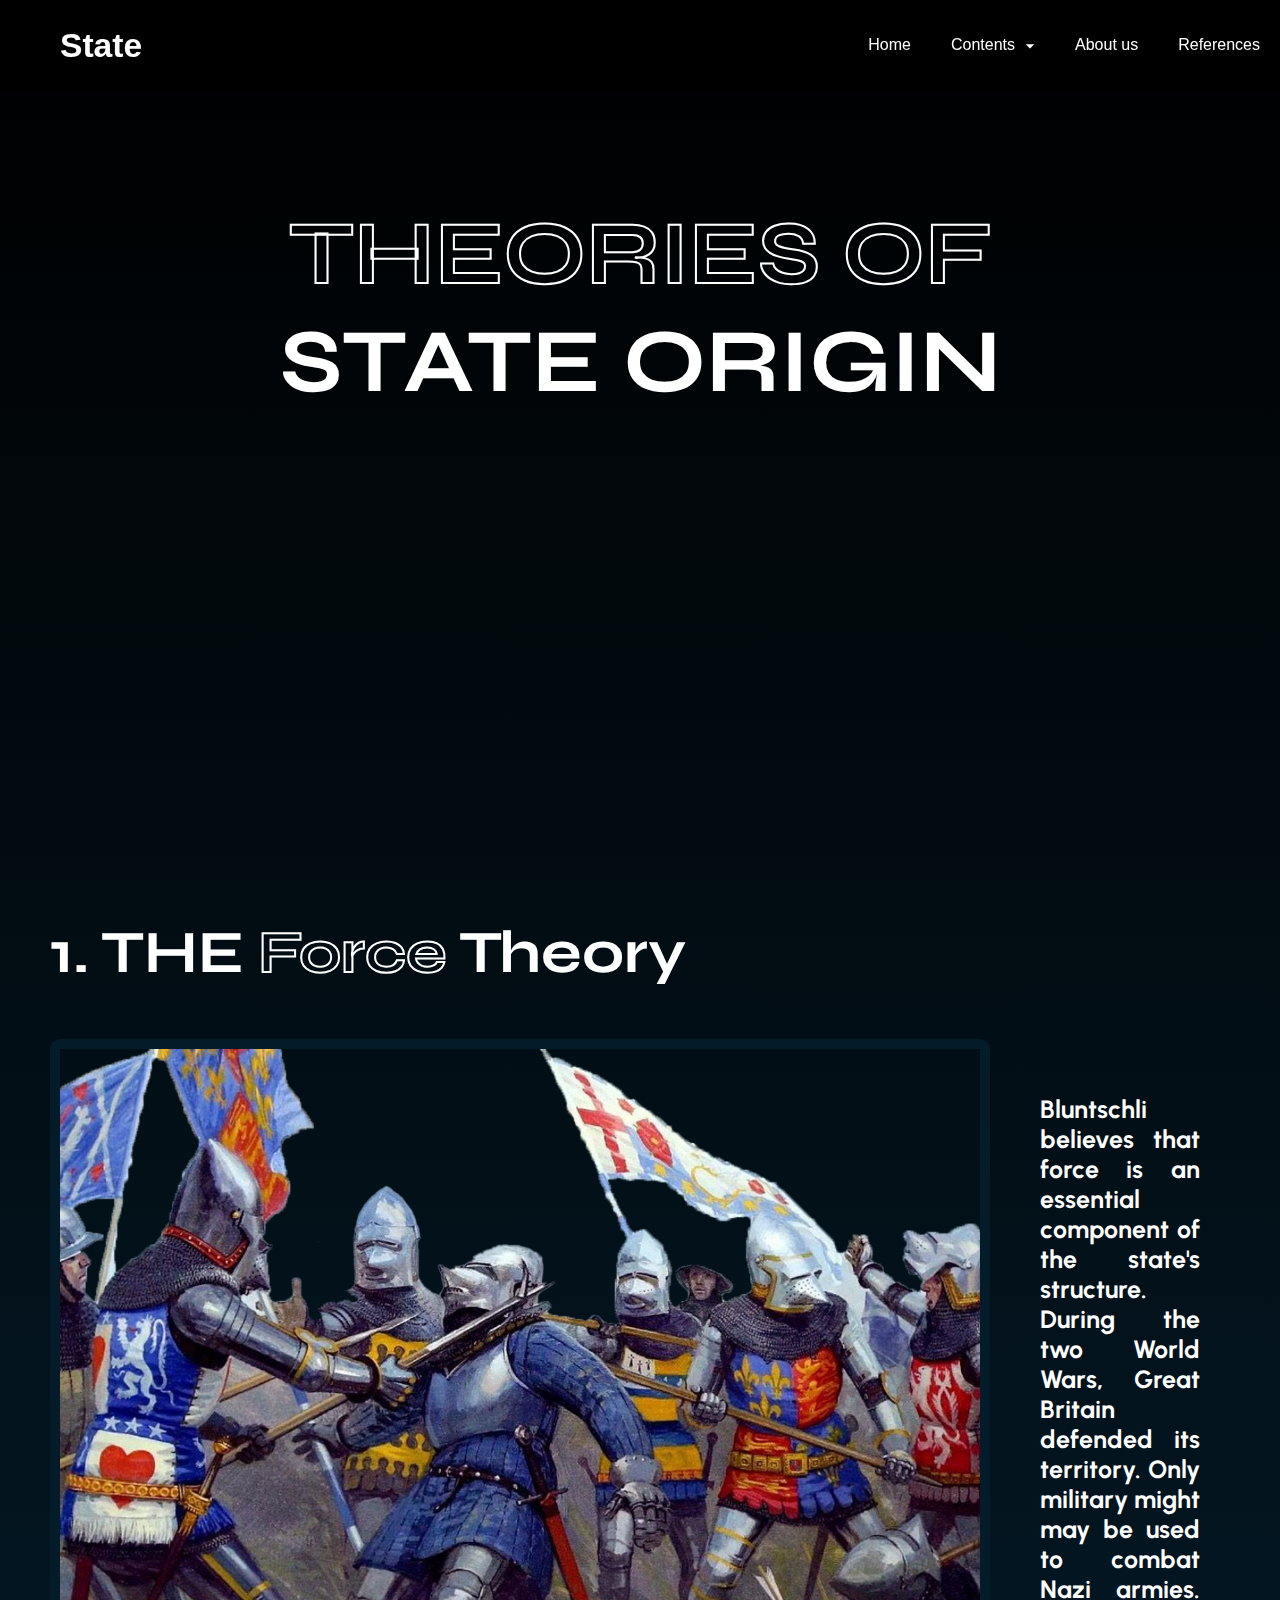
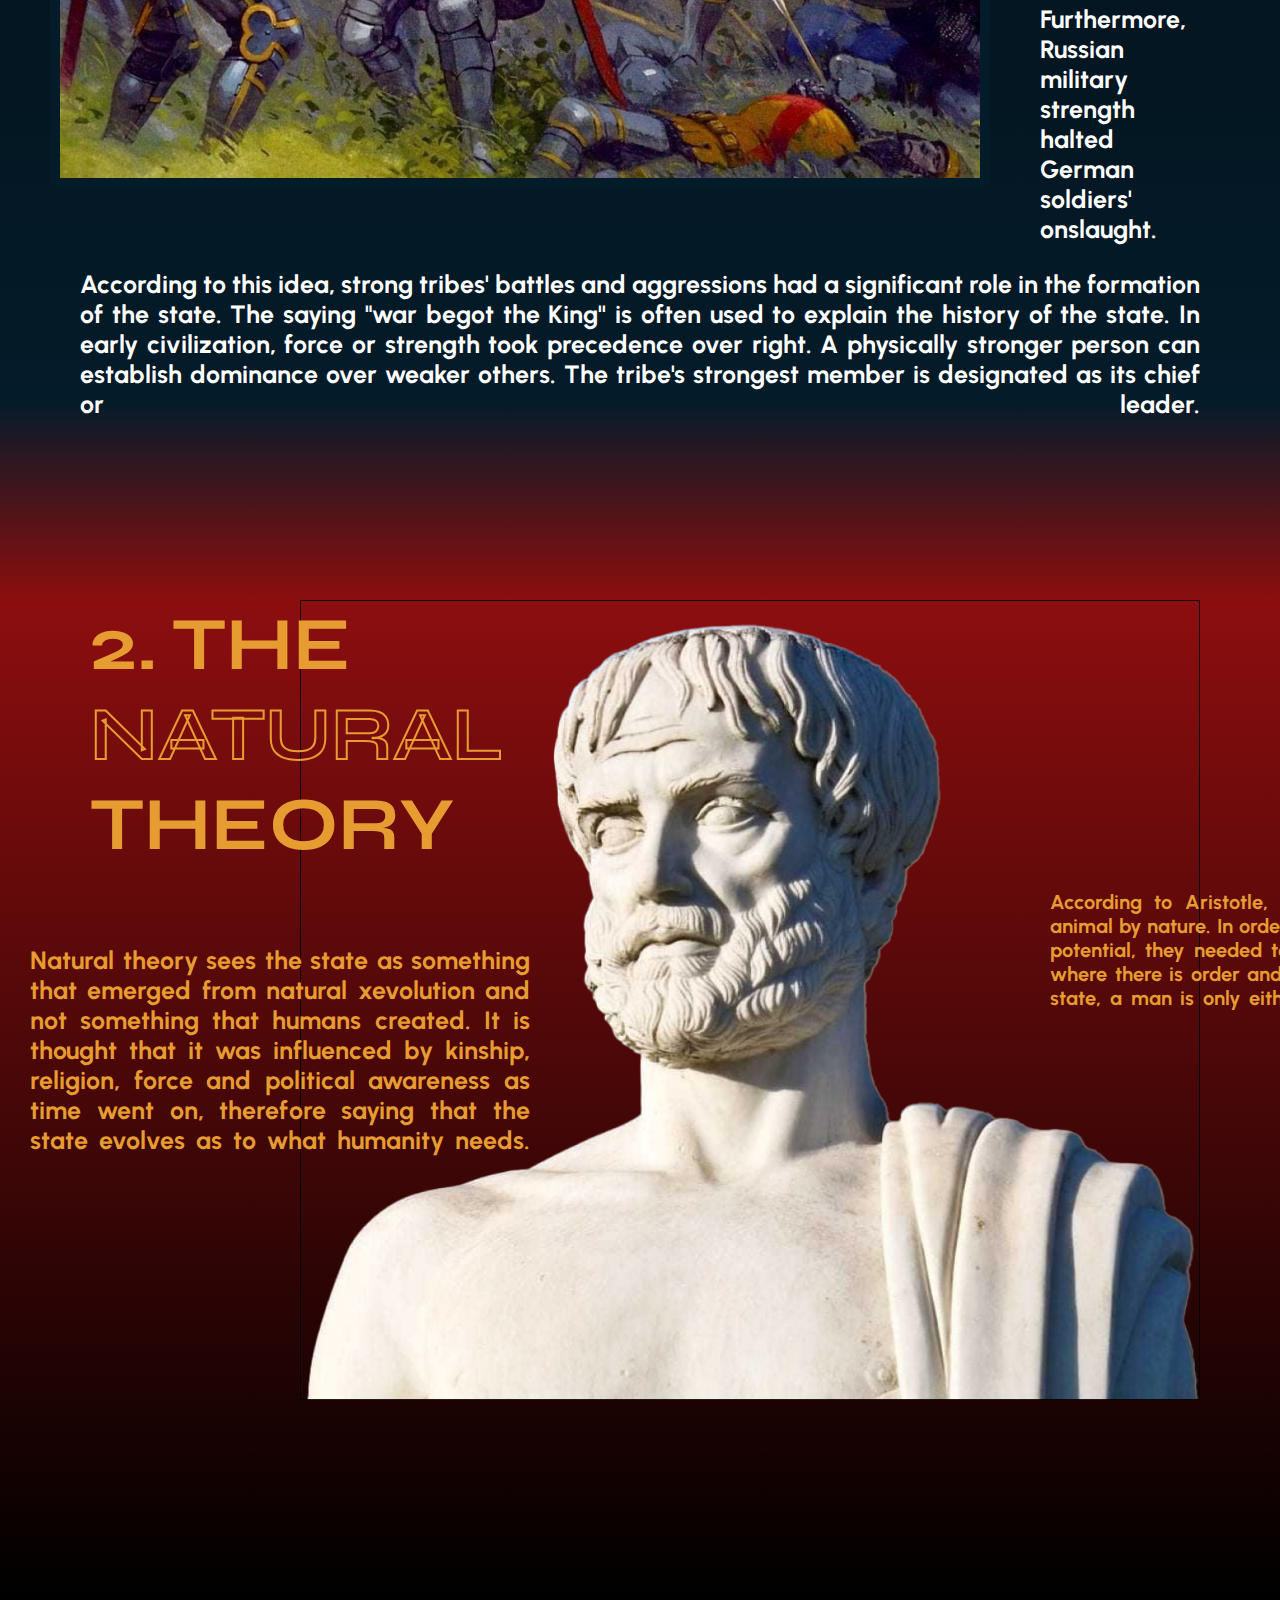
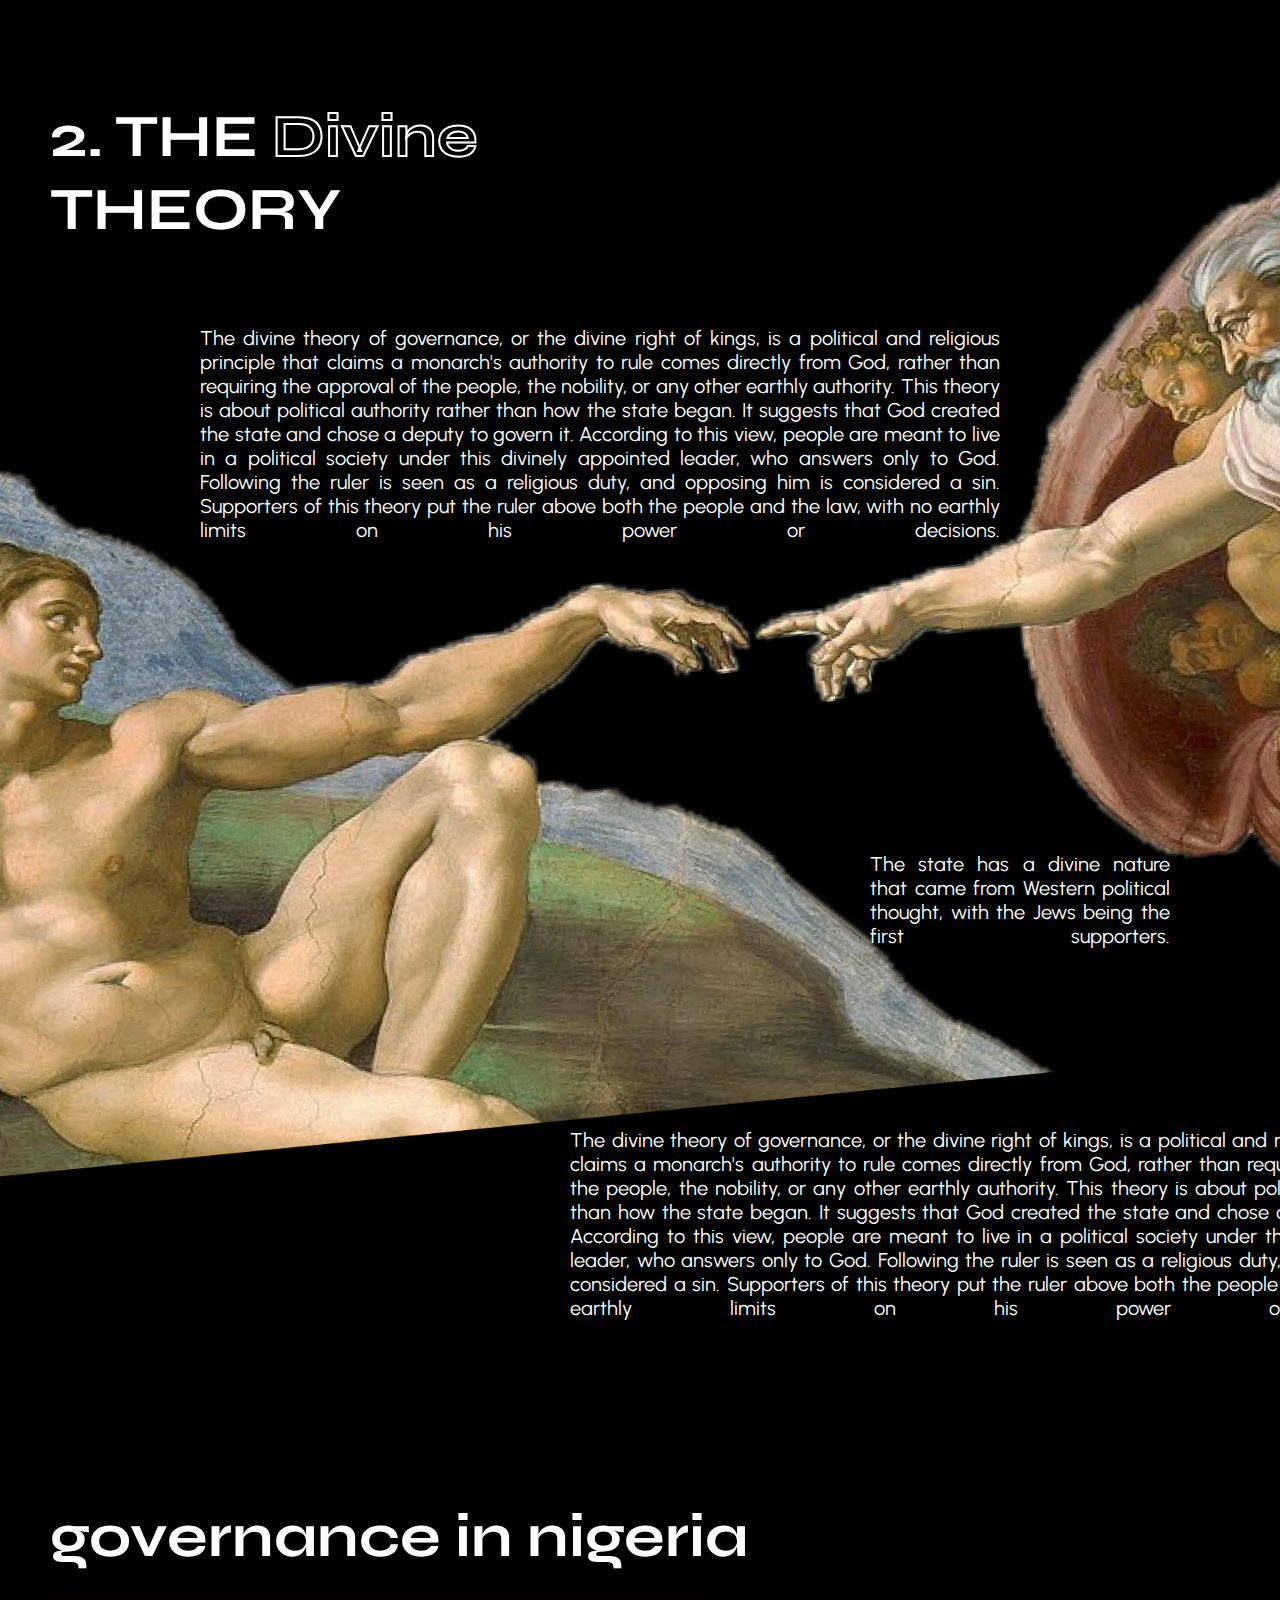
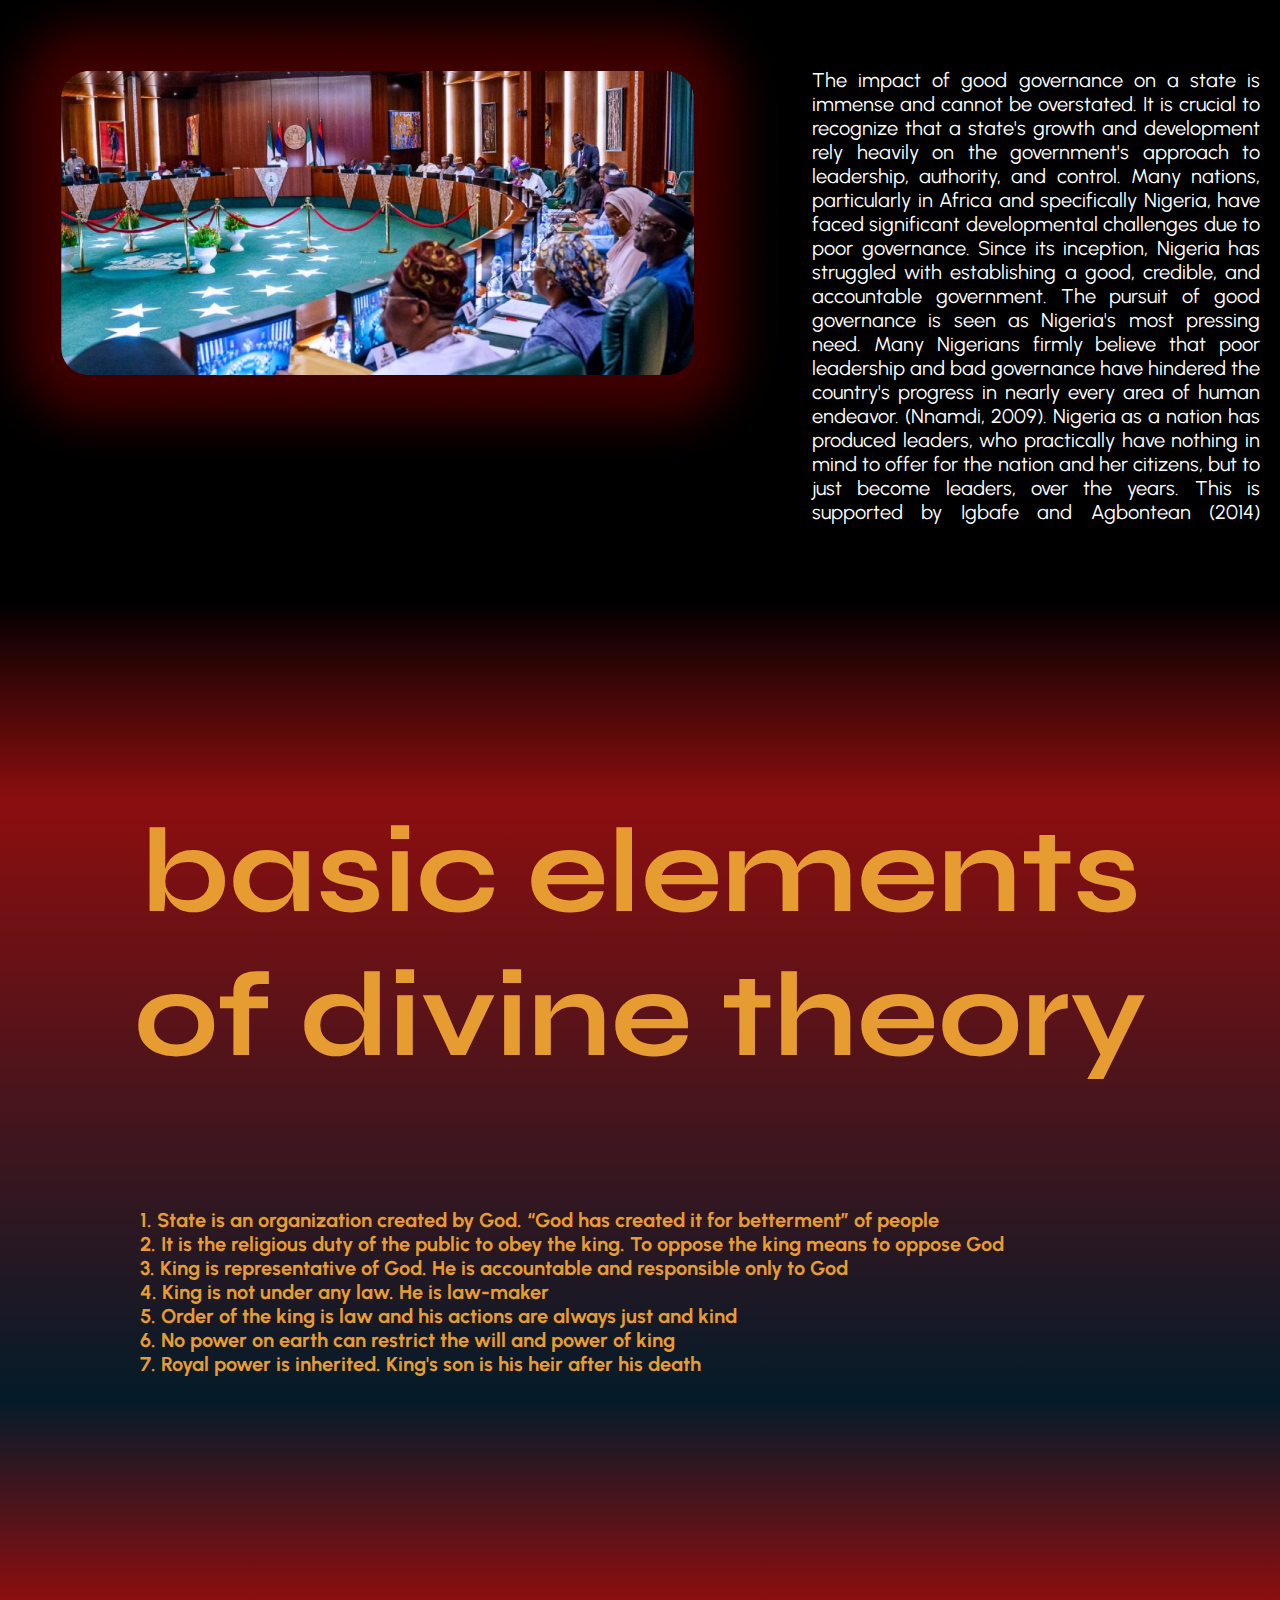
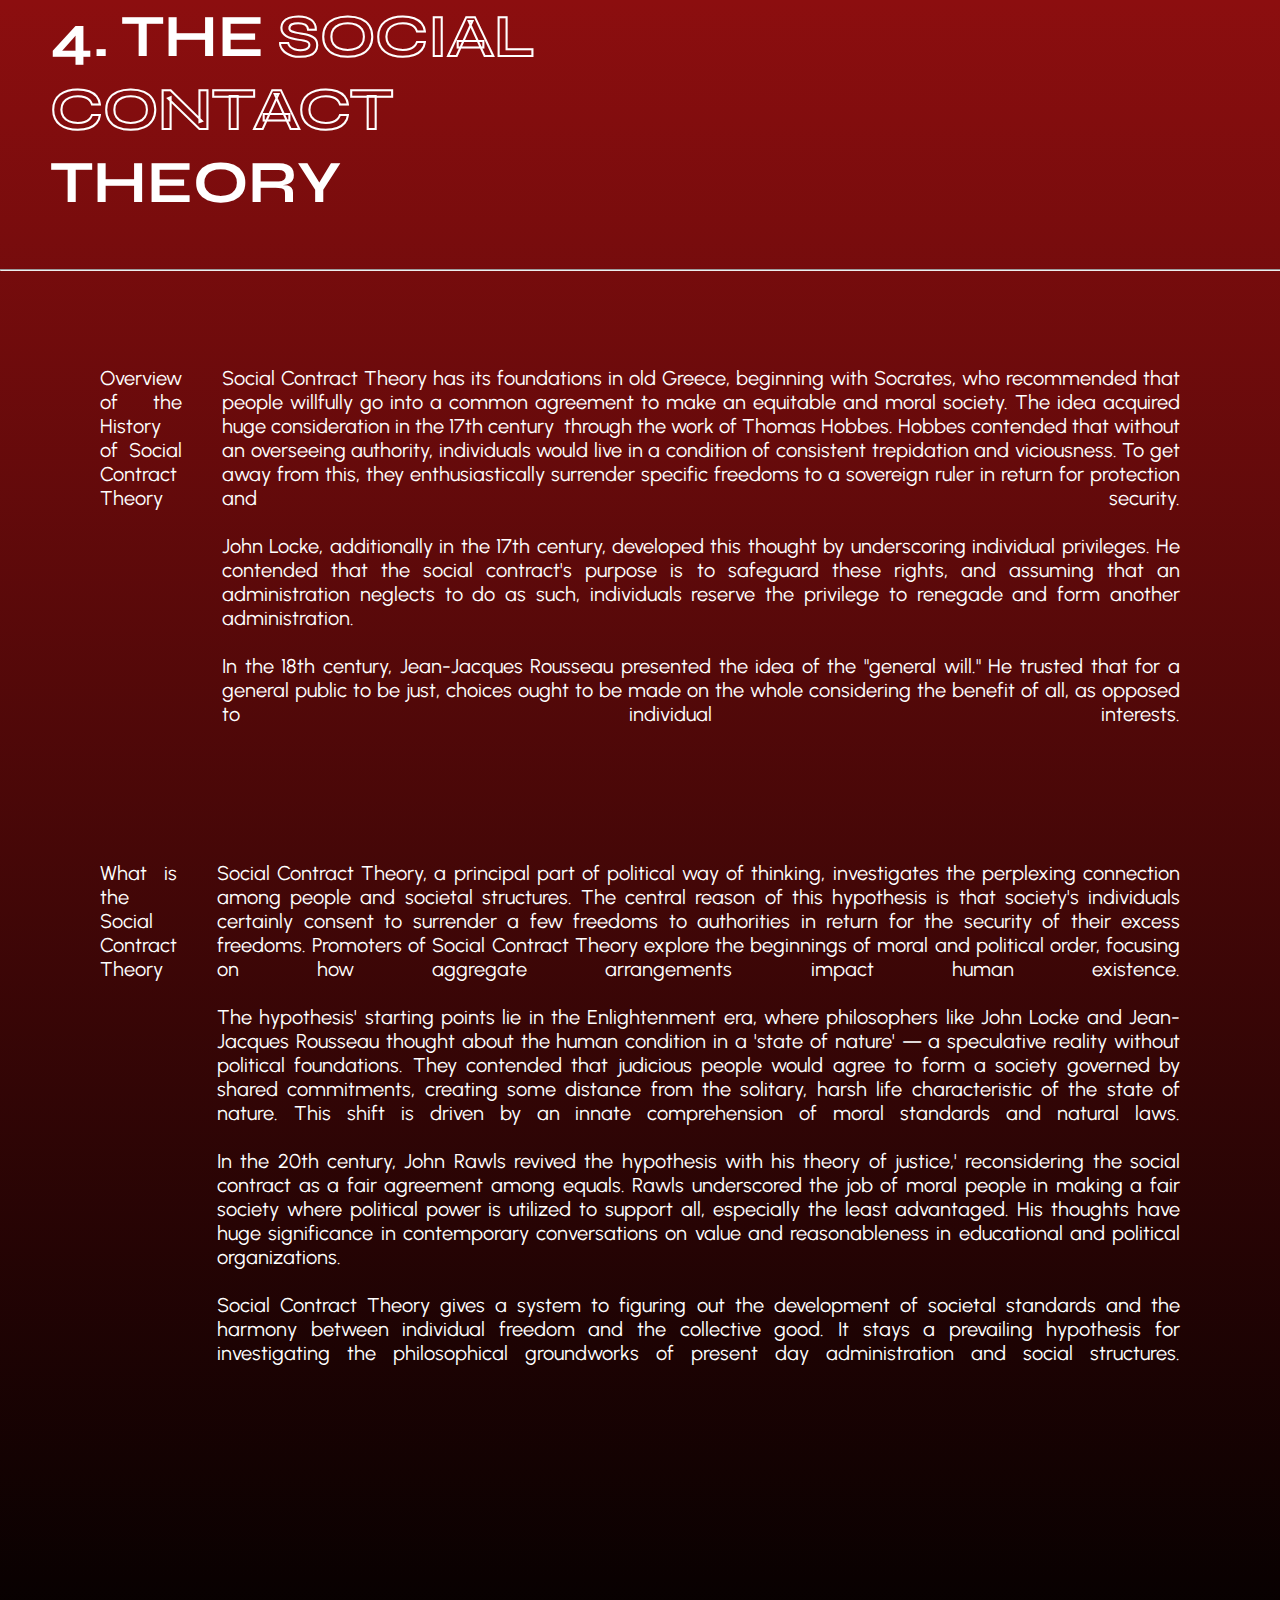
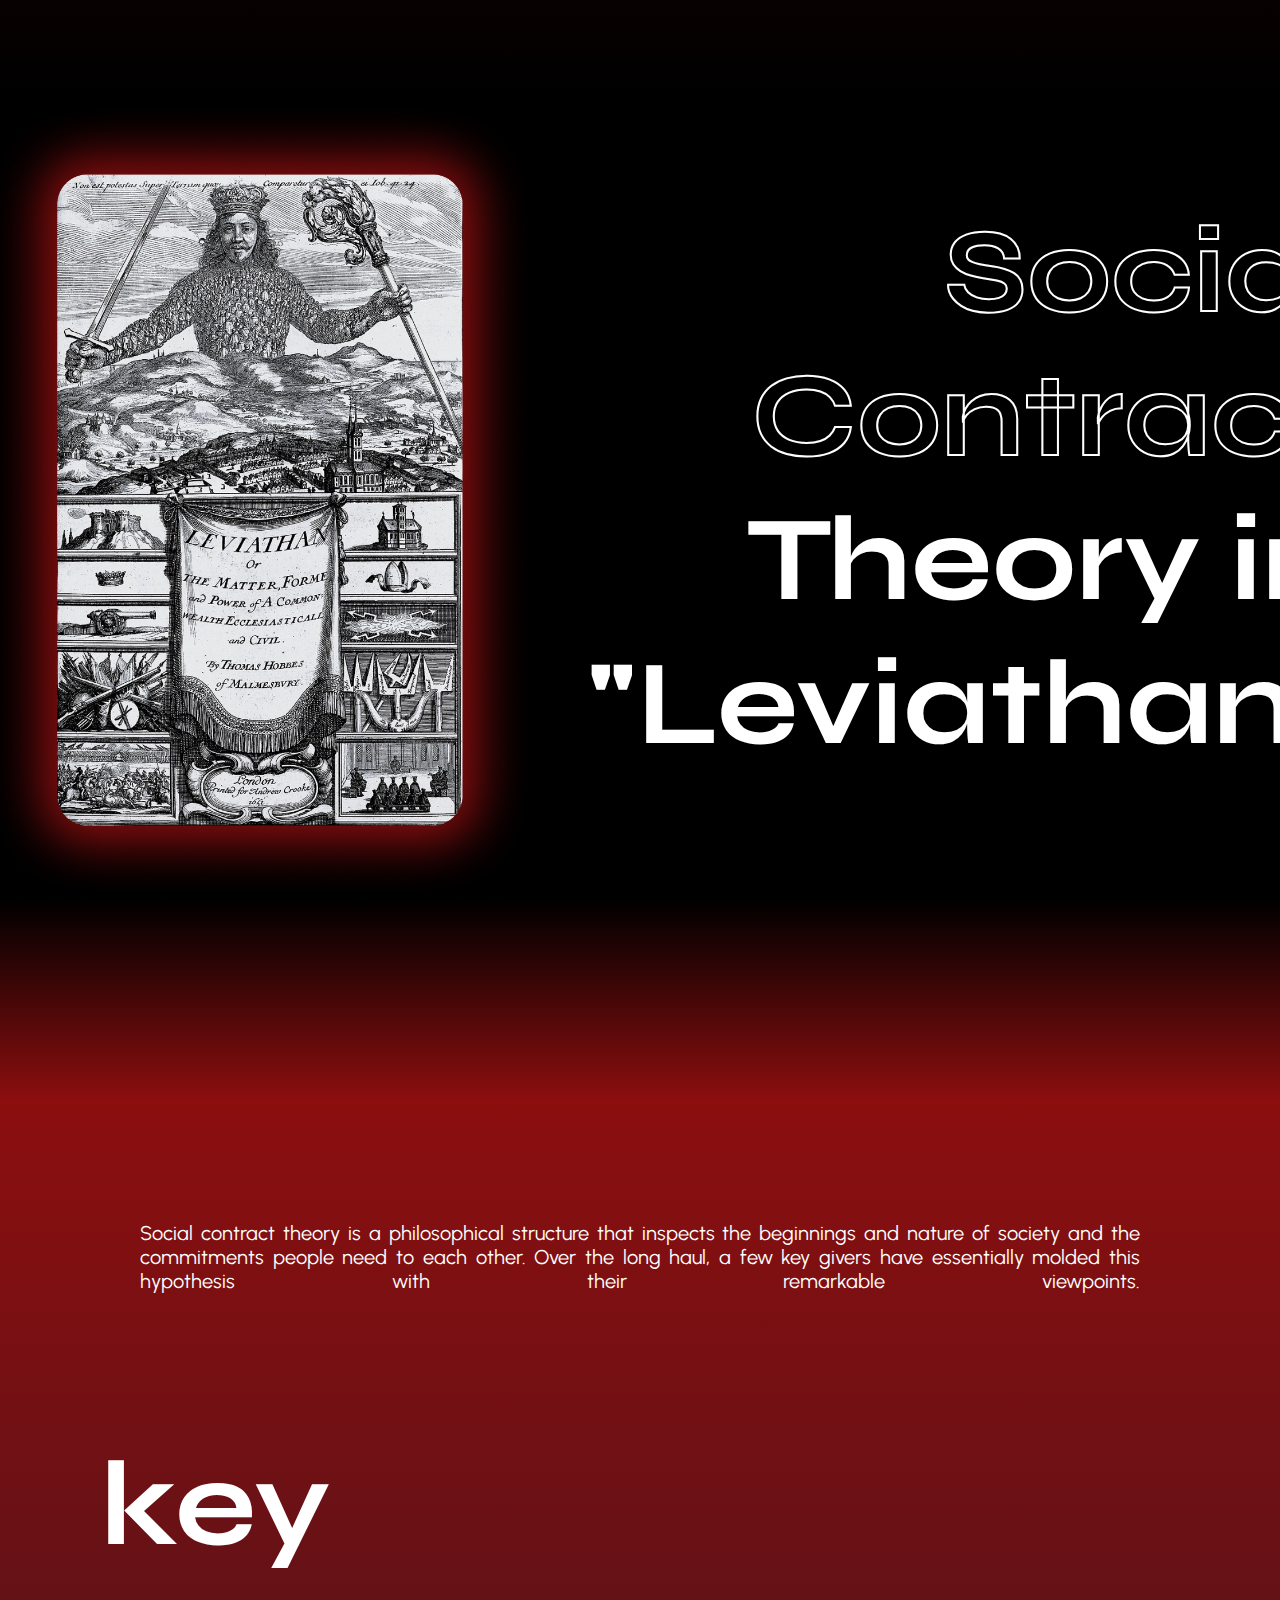
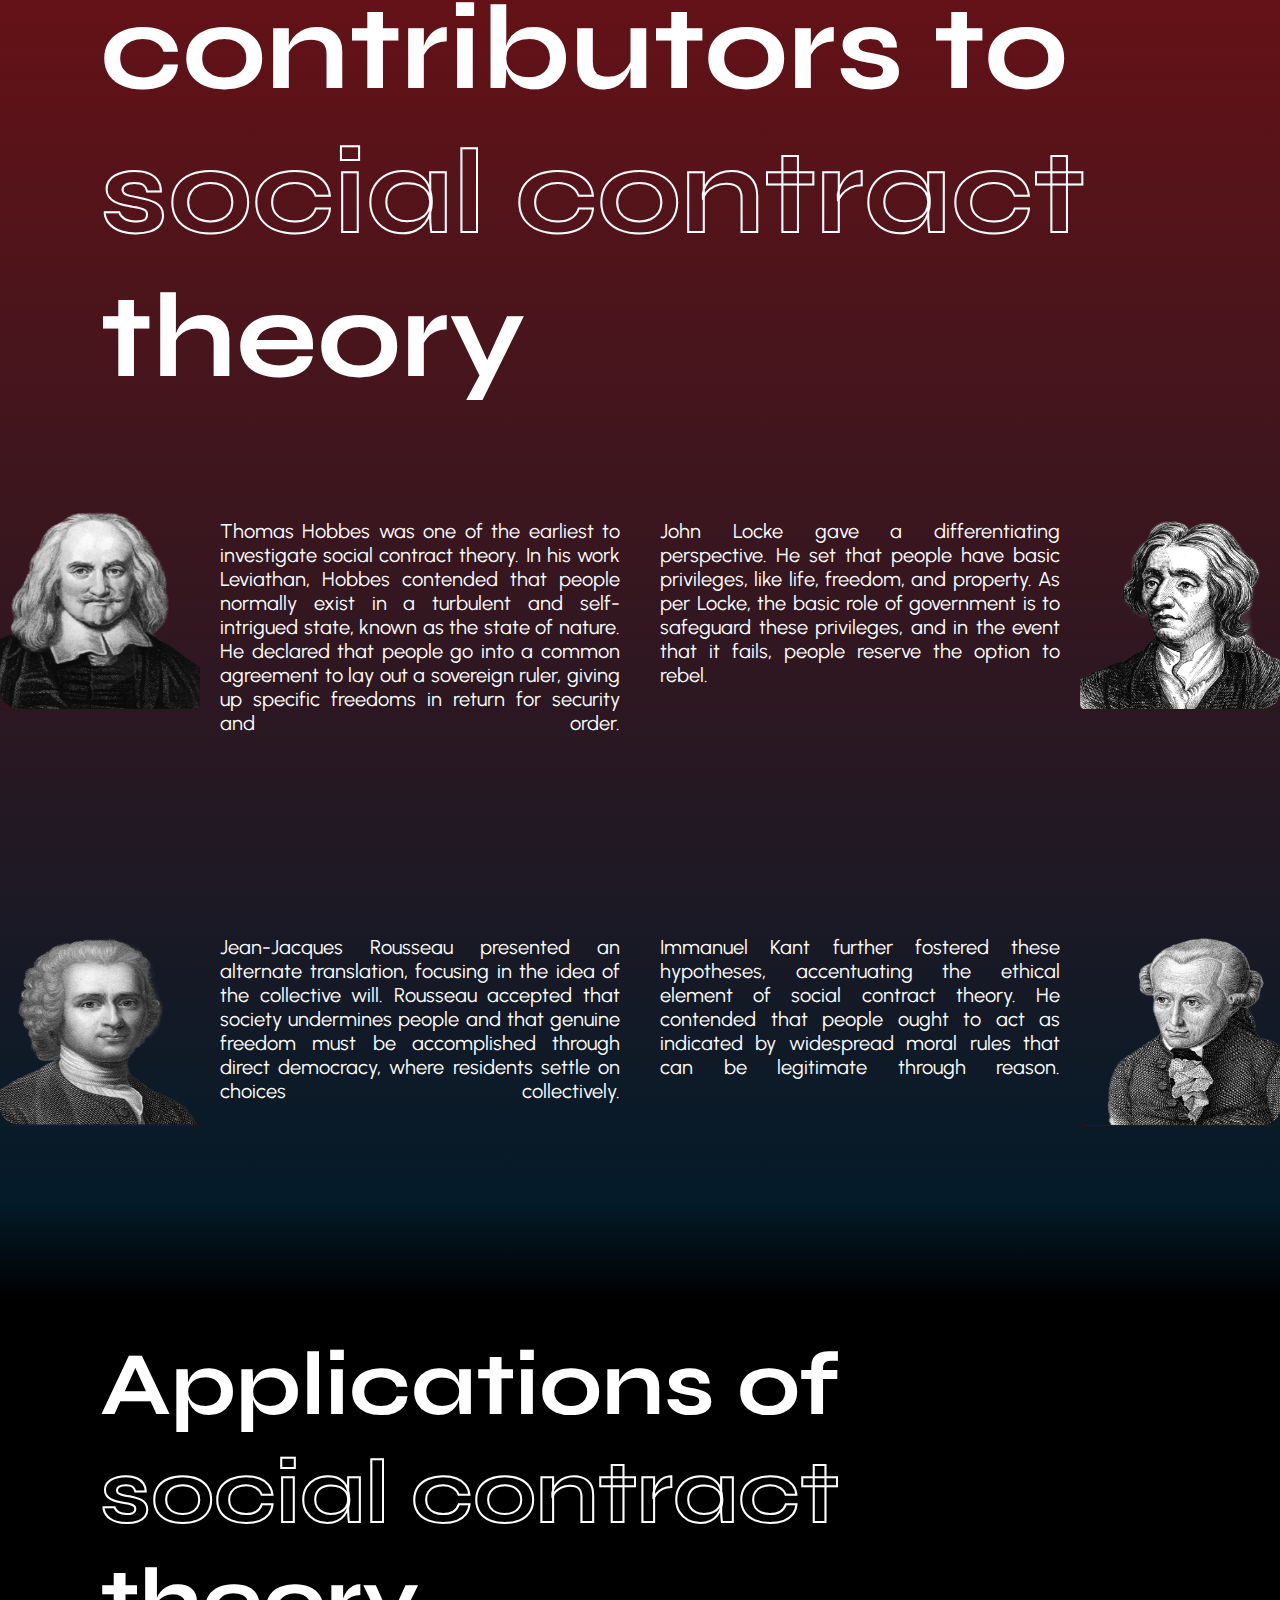
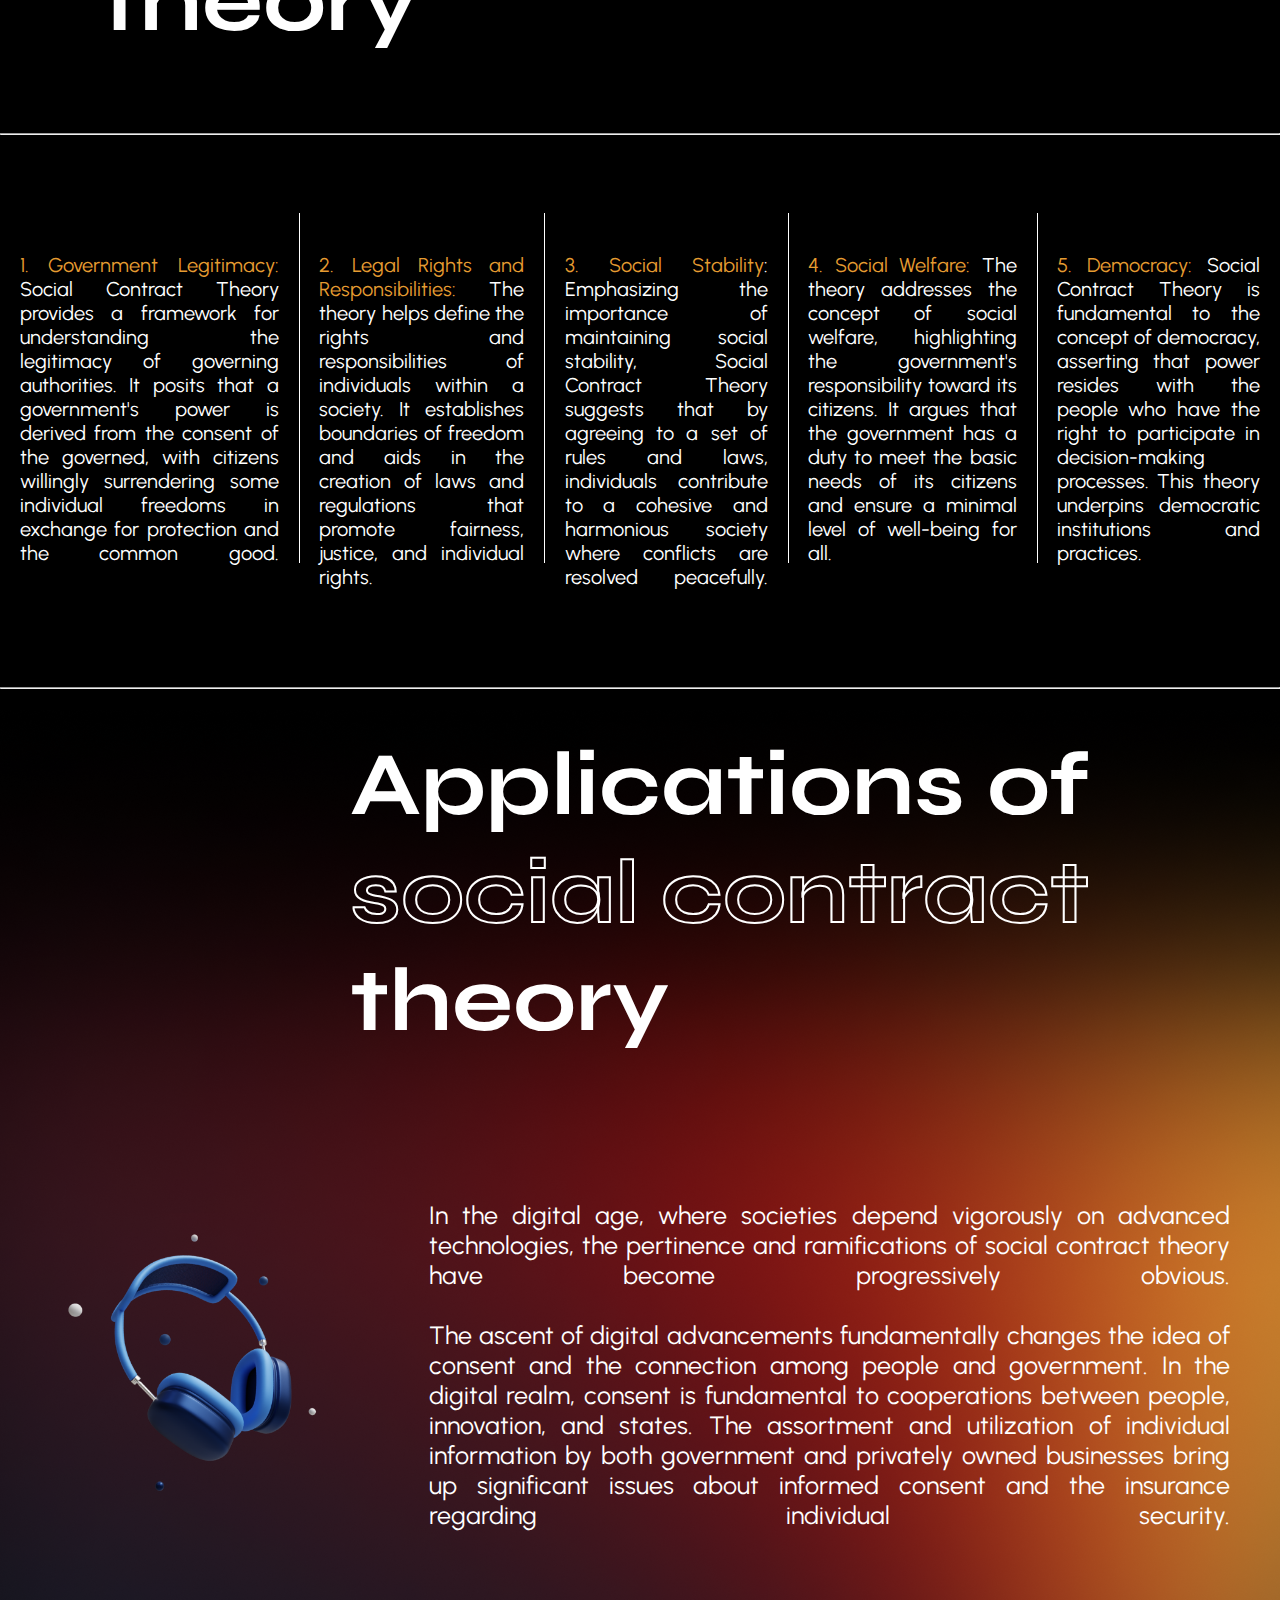
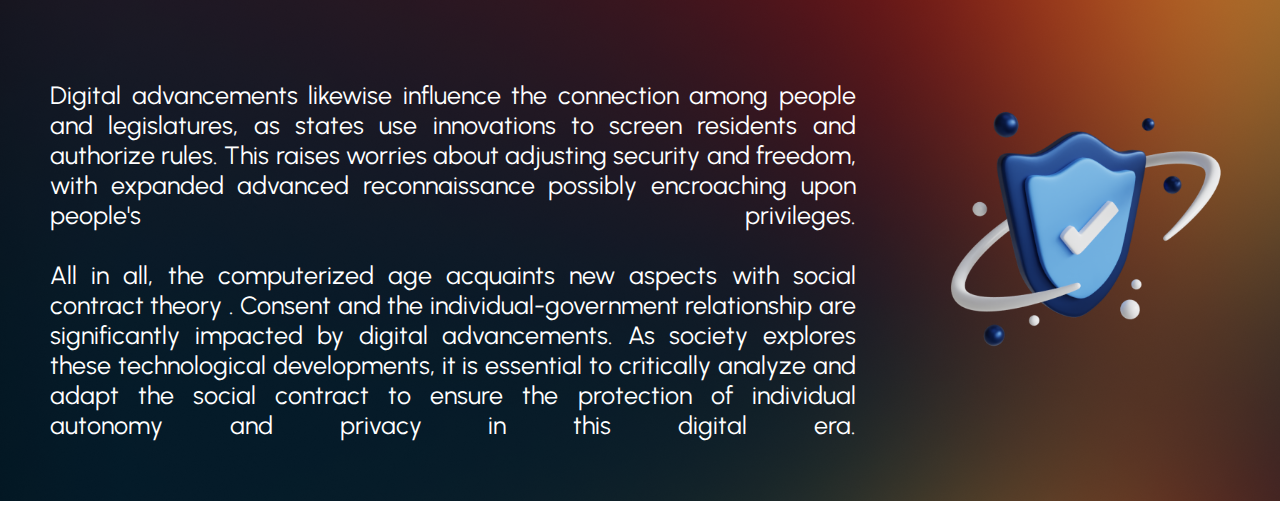
<file: theories.html>
<!DOCTYPE html>
<html>
    <head>
        <link rel="preconnect" href="https://fonts.googleapis.com">
        <link rel="preconnect" href="https://fonts.gstatic.com" crossorigin>
        <link href="https://fonts.googleapis.com/css2?family=Urbanist:ital,wght@0,100..900;1,100..900&display=swap" rel="stylesheet">
        <link href="https://fonts.googleapis.com/css2?family=Syne:wght@400..800&display=swap" rel="stylesheet">
        <link href="https://fonts.googleapis.com/icon?family=Material+Icons"rel="stylesheet">
        <link rel="stylesheet" href="theories.css" type="text/css">
        <title> ORIGIN THEORIES </title>
    </head>
    <body>
        <header>
            <nav class="navbar">
                <a href="homepage.html" class="logo">State</a>
                <ul class="nav_links">
                    <li>
                        <a href="homepage.html">Home</a>
                    </li>
                    <li class="contents-drop">
                        <a  href="#">Contents
                        <span class="material-icons drop-icon"> arrow_drop_down</span>
                        </a>
                        <ul class="drop-down">
                            <li><a href="theories.html">Theories</a> </li>
                            <li><a href="elements.html">Four Elements</a></li>
                            <li><a href="power.html">Inherent Powers</a></li>
                        </ul>
                    </li>
                    <li><a href="about.html">About us</a></li>
                    <li><a href="https://docs.google.com/document/d/1Rl1BvVG_np8zSvWgF8NwUPfsSX0v82NI1STQK7rsYNs/edit">References</a></li>

                </ul>
            </nav>
        </header>
        <div class="theory-1">
            <div class="heading-th">
                <h1 class="theory-text-1 syne-font syne-hollow">THEORIES OF </h1>
                <h1 class="theory-text-2 syne-font">STATE ORIGIN</h1>
            </div>

            <div class="laban">
                <div class="title1">
                    <h2 class="syne-font">1. THE <span class="syne-font syne-hollow">Force</span> Theory</h2>
                </div>
                <div class="wrapper1">
                    <img src="pics/img-battle.png" alt="" class="img1">
                    <div class="textbox1">
                        <div class="urbanist-font">
                            <p>Bluntschli believes that force is an essential 
                                component of the state's structure. During the
                                two World Wars, Great Britain defended its territory. 
                                Only military might may be used to combat Nazi armies. 
                                Furthermore, Russian military strength halted German soldiers' onslaught.</p>
                            <p>According to this idea, strong tribes' battles and aggressions 
                                had a significant role in the formation of the state. The saying
                                "war begot the King'' is often used to explain the history of the 
                                state. In early civilization, force or strength took precedence over 
                                right. A physically stronger person can establish dominance over weaker
                                others. The tribe's strongest member is designated as its chief or leader.</p>
                        </div>
                    </div>
                </div>
            </div>
        </div>
        
        <div class="sep1">
        </div>
        
        <div class="theory-2">
            <div class="pic1">
                <div class="title2">
                    <h2 class="syne-font">2. THE </h2>
                    <h2 class="syne-font syne-hollow2">NATURAL</h2>
                    <h2 class="syne-font">THEORY</h2>
                </div>

                <div class="container2">
                    <p class="urbanist-font1 two-one">
                        Natural theory sees the state as something that
                        emerged from natural xevolution and not something 
                        that humans created. It is thought that it was 
                        influenced by kinship, religion, force and political 
                        awareness as time went on, therefore saying that the 
                        state evolves as to what humanity needs.
                    </p>
                    <p class="urbanist-font1 two-two">
                        According to Aristotle, a man is a political animal 
                        by nature. In order to reach a man's full potential,
                        they needed to be within the state where there is order
                        and security. Outside the state, a man is only either
                        a god or a beast.
                    </p>            
                </div>
            </div>
        </div>


        <div class="theory-3">
            <div class="pic">
                <div class="container3" >
                    <div class="title3">
                        <h2 class="syne-font">2. THE <span class="syne-font syne-hollow">Divine</span></h2>
                        <h2 class="syne-font"> THEORY</h2>

                    </div>
                    <p class="urbanist-font2 one" >
                        The divine theory of governance, or the divine right of kings, 
                        is a political and religious principle that claims a monarch's
                         authority to rule comes directly from God, rather than requiring 
                         the approval of the people, the nobility, or any other earthly 
                         authority. This theory is about political authority rather than
                          how the state began. It suggests that God created the state and
                           chose a deputy to govern it. According to this view, people 
                           are meant to live in a political society under this divinely 
                           appointed leader, who answers only to God. Following the ruler
                            is seen as a religious duty, and opposing him is considered
                             a sin. Supporters of this theory put the ruler above both 
                             the people and the law, with no earthly limits on his power
                              or decisions.
                    </p>
                    <p class="urbanist-font2 two">
                        The state has a divine nature that came from Western political 
                        thought, with the Jews being the first supporters. 
                    </p>
                    <p class="urbanist-font2 three">
                        The divine theory of governance, or the divine right of kings, 
                        is a political and religious principle that claims a monarch's 
                        authority to rule comes directly from God, rather than requiring 
                        the approval of the people, the nobility, or any other earthly authority. 
                        This theory is about political authority rather than how the state began. 
                        It suggests that God created the state and chose a deputy to govern it. 
                        According to this view, people are meant to live in a political society under 
                        this divinely appointed leader, who answers only to God. Following the ruler 
                        is seen as a religious duty, and opposing him is considered a sin. Supporters 
                        of this theory put the ruler above both the people and the law, with no earthly limits 
                        on his power or decisions.
                    </p>
                </div>
            </div>
        </div>

        <div class="theory-3-1">
            <div class="title3-1">
                <h2 class="syne-font">governance in nigeria</h2>
            </div>

            <div class="container4" >
                <img src="pics/nigeria.png" alt="" class="img-nigeria">
                <p class="urbanist-font2 four1">The impact of good governance on a state is immense and cannot be overstated. 
                    It is crucial to recognize that a state's growth and development rely heavily on the government's approach 
                    to leadership, authority, and control. Many nations, particularly in Africa and specifically Nigeria, have 
                    faced significant developmental challenges due to poor governance. Since its inception, Nigeria has struggled 
                    with establishing a good, credible, and accountable government. The pursuit of good governance is seen as Nigeria's 
                    most pressing need. Many Nigerians firmly believe that poor leadership and bad governance have hindered the country's progress 
                    in nearly every area of human endeavor. (Nnamdi, 2009). Nigeria as a nation has produced leaders, who practically have nothing 
                    in mind to offer for the nation and her citizens, but to just become leaders, over the years. This is supported by 
                    Igbafe and Agbontean (2014)</p>
            </div>
        </div>

        <div class="sep2">
        </div>

        <div class="theory-3-2">
            <div class="container5">
                <div class="title4">
                    <h2 class="syne-font">basic elements</h2>
                    <h2 class="syne-font">of divine theory</h2>
                </div>
                <div class="mid">
                    <p class="urbanist-font3-1 five-one">
                        1. State is an organization created by God. “God has created it for betterment” of people <br>
                        2. It is the religious duty of the public to obey the king. To oppose the king means to oppose God<br>
                        3. King is representative of God. He is accountable and responsible only to God<br>
                        4. King is not under any law. He is law-maker <br>
                        5. Order of the king is law and his actions are always just and kind <br>
                        6. No power on earth can restrict the will and power of king <br>
                        7. Royal power is inherited. King's son is his heir after his death
                    </p>
                </div>
            </div>
        </div>

        <div class="sep3">
        </div>

        <div class="theory-4">
            <div class="title5">
                <h2 class="syne-font">4. THE <span class="syne-font syne-hollow">SOCIAL</span></h2>
                <h2 class="syne-font syne-hollow">CONTACT</h2>
                <h2 class="syne-font">THEORY</h2>
            </div>
            <hr class="shorthr">
            <div class="container6">
                <p class="urbanist-font2 six-one">
                    Overview of the<br>History of Social<br>Contract Theory
                </p>
                <p class="urbanist-font2 six">
                    Social Contract Theory has its foundations in old Greece, beginning with Socrates, who recommended that people willfully go into a common agreement to make an equitable and moral society. The idea acquired huge consideration in the 17th century  through the work of Thomas Hobbes. Hobbes contended that without an overseeing authority, individuals would live in a condition of consistent trepidation and viciousness. To get away from this, they enthusiastically surrender specific freedoms to a sovereign ruler in return for protection and security.
                    <br>
                    <br>
                    John Locke, additionally in the 17th century, developed this thought by underscoring individual privileges. He contended that the social contract's purpose is to safeguard these rights, and assuming that an administration neglects to do as such, individuals reserve the privilege to renegade and form another administration.
                    <br>
                    <br>
                    In the 18th century, Jean-Jacques Rousseau presented the idea of the "general will." He trusted that for a general public to be just, choices ought to be made on the whole considering the benefit of all, as opposed to individual interests.
                    
                </p>
            </div>
            <div class="container6">
                <p class="urbanist-font2 six-one">
                    What is the Social<br>Contract Theory
                </p>
                <p class="urbanist-font2 six">
                    Social Contract Theory, a principal part of political way of thinking, investigates the perplexing connection among people and societal structures. The central reason of this hypothesis is that society's individuals certainly consent to surrender a few freedoms to authorities in return for the security of their excess freedoms. Promoters of Social Contract Theory explore the beginnings of moral and political order, focusing on how aggregate arrangements impact human existence.
                    <br>
                    <br>
                    The hypothesis' starting points lie in the Enlightenment era, where philosophers like John Locke and Jean-Jacques Rousseau thought about the human condition in a 'state of nature' — a speculative reality without political foundations. They contended that judicious people would agree to form a society governed by shared commitments, creating some distance from the solitary, harsh life characteristic of the state of nature. This shift is driven by an innate comprehension of moral standards and natural laws.
                    <br>
                    <br>
                    In the 20th century, John Rawls revived the hypothesis with his theory of justice,' reconsidering the social contract as a fair agreement among equals. Rawls underscored the job of moral people in making a fair society where political power is utilized to support all, especially the least advantaged. His thoughts have huge significance in contemporary conversations on value and reasonableness in educational and political organizations.
                    <br>
                    <br>
                    Social Contract Theory gives a system to figuring out the development of societal standards and the harmony between individual freedom and the collective good. It stays a prevailing hypothesis for investigating the philosophical groundworks of present day administration and social structures.
                     
                </p>
            </div>
        </div>

        <div class="theory-5">
            <div class="container6">
                <img src="pics/image5.png" alt="" class="pic5">
                <div class="title3-1 five-three">
                    <h2 class="syne-font">
                        <span class="syne-font syne-hollow">Social<br>Contract</span><br>
                        Theory in<br>"Leviathan"
                    </h2>
                </div>

            </div>
        </div>

        <div class="sep2">
        </div>

        <div class="theory-6">
            <div class="container6-1">
                <p class="urbanist-font4 five-one">
                    Social contract theory is a philosophical structure that inspects the beginnings and nature of society and the commitments people need to each other. Over the long haul, a few key givers have essentially molded this hypothesis with their remarkable viewpoints.
                </p>
            </div>

            <div class="title6">
                <h2 class="syne-font">key</h2>
                <h2 class="syne-font">contributors to</h2>
                <h2 class="syne-font syne-hollow">social contract</h2>
                <h2 class="syne-font">theory</h2>
            </div>

            <div class="container6-2">
                <img src="pics/image6.png" alt="" class="picsmall">
                <p class="urbanist-font2 seven">
                    Thomas Hobbes was one of the earliest to investigate social contract theory. In his work Leviathan, Hobbes contended that people normally exist in a turbulent and self-intrigued state, known as the state of nature. He declared that people go into a common agreement to lay out a sovereign ruler, giving up specific freedoms in return for security and order.
                </p>
                <p class="urbanist-font2 seven">
                    John Locke gave a differentiating perspective. He set that people have basic privileges, like life, freedom, and property. As per Locke, the basic role of government is to safeguard these privileges, and in the event that it fails, people reserve the option to rebel.
                </p>
                
                <img src="pics/image7.png" alt="" class="picsmall">
            </div>

            <div class="container6-2">
                <img src="pics/image8.png" alt="" class="picsmall">
                <p class="urbanist-font2 seven">
                    Jean-Jacques Rousseau presented an alternate translation, focusing in the idea of the collective will. Rousseau accepted that society undermines people and that genuine freedom must be accomplished through direct democracy, where residents settle on choices collectively.
                </p>
                <p class="urbanist-font2 seven">
                    Immanuel Kant further fostered these hypotheses, accentuating the ethical element of social contract theory. He contended that people ought to act as indicated by widespread moral rules that can be legitimate through reason.
                </p>
                
                <img src="pics/image9.png" alt="" class="picsmall">
            </div>
        </div>

        <div class="sep4">

        </div>

        <div class="theory-7">
            <div class="title7">
                <h2 class="syne-font">Applications of</h2>
                <h2 class="syne-font syne-hollow">social contract</h2>
                <h2 class="syne-font">theory</h2>
            </div>

            <hr>

            <div class="container6-2">
                <p class="urbanist-font2 seven">
                    <span class="orange">1. Government Legitimacy:</span> Social Contract Theory provides a framework for understanding the legitimacy of governing authorities. It posits that a government's power is derived from the consent of the governed, with citizens willingly surrendering some individual freedoms in exchange for protection and the common good.
                </p>
                <div class="vertical"></div>
                <p class="urbanist-font2 seven">
                    <span class="orange">2. Legal Rights and Responsibilities:</span> The theory helps define the rights and responsibilities of individuals within a society. It establishes boundaries of freedom and aids in the creation of laws and regulations that promote fairness, justice, and individual rights.
                </p>
                <div class="vertical"></div>
                <p class="urbanist-font2 seven">
                    <span class="orange">3. Social Stability</span>: Emphasizing the importance of maintaining social stability, Social Contract Theory suggests that by agreeing to a set of rules and laws, individuals contribute to a cohesive and harmonious society where conflicts are resolved peacefully.
                </p>
                <div class="vertical"></div>
                <p class="urbanist-font2 seven">
                    <span class="orange">4. Social Welfare:</span> The theory addresses the concept of social welfare, highlighting the government's responsibility toward its citizens. It argues that the government has a duty to meet the basic needs of its citizens and ensure a minimal level of well-being for all.
                </p>
                <div class="vertical"></div>
                <p class="urbanist-font2 seven">
                    <span class="orange">5. Democracy:</span> Social Contract Theory is fundamental to the concept of democracy, asserting that power resides with the people who have the right to participate in decision-making processes. This theory underpins democratic institutions and practices.
                </p>

            </div>
            <hr>
        </div>

        <div class="theory-8">
            <div class="title8">
                <h2 class="syne-font">Applications of</h2>
                <h2 class="syne-font syne-hollow">social contract</h2>
                <h2 class="syne-font">theory</h2>
            </div>  

            <div class="container8-1">
                <img src="pics/Headphones.png" alt="" class="picsmall2">
                <p class="urbanist-font4">
                    In the digital age, where societies depend vigorously on advanced technologies, the pertinence and ramifications of social contract theory have become progressively obvious. <br><br>The ascent of digital advancements fundamentally changes the idea of consent and the connection among people and government. In the digital realm, consent is fundamental to cooperations between people, innovation, and states. The assortment and utilization of individual information by both government and privately owned businesses bring up significant issues about informed consent and the insurance regarding individual security.
                </p>
            </div>

            <div class="container8-1">
                <p class="urbanist-font4">
                    Digital advancements likewise influence the connection among people and legislatures, as states use innovations to screen residents and authorize rules. This raises worries about adjusting security and freedom, with expanded advanced reconnaissance possibly encroaching upon people's privileges.
                    <br><br>
                    All in all, the computerized age acquaints new aspects with social contract theory . Consent and the individual-government relationship are significantly impacted by digital advancements. As society explores these technological developments, it is essential to critically analyze and adapt the social contract to ensure the protection of individual autonomy and privacy in this digital era.
                    </p>
                <img src="pics/Shield.png" alt="" class="picsmall2">
            </div>

        </div>

    </body>




</html>
</file>
<file: about.css>
html, body {
    margin: 0;
    padding: 0;
    height: 100%;
    width: 100%;
    overflow: hidden;
}

.syne-font {
    font-family: 'Syne', sans-serif;
    font-optical-sizing: auto;
    font-weight: 700;
    font-style: normal;
    margin: 0;
}

.syne-hollow {
    color: transparent;
    -webkit-text-stroke: 2px white;
}


.urbanist-font {
    font-family: "Urbanist", sans-serif;
    font-optical-sizing: auto;
    font-weight: 700;
    font-style: normal;
}

body {
    width: 100%;
    height: 100vh;
    background-image: linear-gradient(
        rgba(0, 0, 0, 0.75), rgba(0, 0, 0, 0.75)
    ),
    url(imgs/state_home.png);
    background-size: cover;
    background-position: center;
}

.container{
    max-width: 800px;
    margin: 0 auto;
    padding: 20px;
    text-align: center;


}




.container .heading-about {
    font-size: 5rem;
    align-items: center;
    color: white;


}

.container  p{
    color: white;
    font-size: 1.3rem;
    text-align: justify;

}

.drop-down {
    width: 100%;
    position: absolute;
    z-index: 999;
    display: none;
}


header .navbar {
    display: flex;
    align-items: center;
    max-width: 1200px;
    margin: 0 auto;
    justify-content: space-between;
    padding: 0.5 rem 1.5rem;
}

.navbar .logo {
    font-size: 2.1rem;
    font-weight: 600;
}

.navbar .nav_links {
    display: flex;
    gap: 40px;
    list-style-type: none;
}

.navbar .nav_links .drop-down li {
    list-style: none;
    height: 100%;
    padding: 0.5rem 1rem;
    font-weight: 600;
    cursor: pointer;
}

.drop-down {
    position: absolute;
    padding: 1rem 0;
    margin: 0;
    background: black;
    color: white;
    box-shadow: 0 4px 12px rgba(0, 0, 0, 0.1);
    font-size: 12px;
    display: none;
    width: 150px;
}

.contents-drop a {
    display: flex;
}

.drop-icon {
    font-size: 20px;
    position: relative;
    right: -5px;
    transform: rotate(0deg);
    transition: 0.3s ease-in-out all;
}

.contents-drop .drop-down li {
    display: block;
}

.contents-drop:hover .drop-icon {
    transform: rotate(180deg);
}

.contents-drop:hover .drop-down {
    display: block;
}


.navbar a {
    color: #fff;
    text-decoration: none;

}

.navbar a:hover {
    color:rgb(0, 255, 200);
}

header {
    position: fixed;
    top: 0;
    left: 0;
    width: 100%;
    padding: 20px;
    font-family: 'Poppins', sans-serif;
    background: rgba(0, 0, 0, 0.25);
    
}
</file>
<file: elements.css>
html, body {
    margin: 0;
    padding: 0;
    height: 100%;
    width: 100%;
    overflow: auto;
}

.syne-font {
    font-family: 'Syne', sans-serif;
    font-optical-sizing: auto;
    font-weight: 700;
    font-style: normal;
    margin: 0;
}

.syne-hollow {
    color: transparent;
    -webkit-text-stroke: 2px white;
}

.urbanist-font {
    font-family: "Urbanist", sans-serif;
    font-optical-sizing: auto;
    font-weight: 700;
    font-style: normal;
}


.theory-text-2 {
    padding-top: 10px;
    font-size:  90px;
    width: auto;
    text-align: center;
    margin-bottom: 0;
    margin-top: -30px;
    color: white;
}

.theory-text-med {
    font-size: 60px;
    width: 300;
    text-align: center;

    margin-bottom: 0;
    margin-top: 0;
}

.theory-text-med2 {
    font-size: 60px;
    text-align: center;
    padding-top: 5%;
    color: white;
}

.theory-text-small {
    font-size: 30px;
    text-align: center;
    padding-top: 5%;
    color: white;
    margin-left: 25%;
    margin-right: 25%;
}

.theory-text-smaller {
    font-size: 25px;
    text-align: justify;
    padding-top: 5%;
    color: white;
    margin-left: 25%;
    margin-right: 25%;
}

.theory-text-1 {
    font-size: 90px;
    width: 300;
    text-align: center;

    margin-bottom: 0;
    margin-top: 0;
}

.container {
    height: 100vh;
    width: 100%;
    overflow-y: scroll;
}

.scroll-wrapper {
    height: 100%;
    width: 100%;
    align-content: center;
    gap: 50px;
}

.scroll-wrapper-med {
    height: 120vh;
    width: 100%;
    align-content: center;
    gap: 50px;
}

.scroll-wrapper-long {
    height: 180vh;
    width: 100%;
    align-content: center;
    gap: 50px;
}

.scroll-wrapper-longer {
    height: 230vh;
    width: 100%;
    align-content: center;
    gap: 50px;
}

.center-text {
    object-position: center;
    margin: auto;
    height: 100%;
    width: 100%;
    align-content: center;
    gap: 50px;
    background: linear-gradient(180deg, #061B29, #0B415E);
}


.img-flag {
    height: 100%;
    width: 100%;
    background: 
    rgba(13, 19, 60, 0.852)
        url('imgs/img-flag.png') no-repeat center center fixed;
    background-size: cover;
    background-blend-mode: overlay;
    background-position: center;
}

.filipino-image {
    display: block;
    margin-left: auto;
    margin-right: auto;
    max-width: 90%;
    max-height: 70%;
}

.underline {
    text-decoration: underline solid white 1%;
    text-underline-offset: 10px;
}

.image-container {
    display: flex;
    flex-wrap: wrap;
    justify-content: center;
}

.image-container img {
    padding-top: 3%;
    margin: 1.4%;
    width: 15%;
    height: 100%; 
}

.text-img {
    display: flex;
    justify-content: space-between;
}

#text {
    margin: 10%;
    font-size: 200%;
}

.text-img img {
    width: 35%;
    height: 35%;
    margin: auto;
    margin-right: 100px;
    border: 10px solid #e8f7ff;
    border-radius: 15%;
}

.text-text {
    margin-top: 10px;
    display: flex;
    align-items: center;
    display: flex;
    justify-content: space-around; 
    width: auto; 
}

.text {
    flex: 1;
    padding: 20px;
    text-align: justify;
}

.heading {
    font-size: 50px;
    margin-bottom: 10px;
    padding-top: 50px;
    padding-bottom: 30px;
}

.smaller-heading {
    font-size: 30px;
    margin-bottom: 10px;
    padding-top: 50px;
    padding-bottom: 30px;
}

.paragraph {
    padding: 20px;
    font-size: 26px;
    margin-left: 10%;
    margin-right: 10%;
    text-align: justify;
}

#naturalization {
    padding-top: 20px;
    margin-left: auto;
    margin-right: 10%;
    border: 5px solid #E69C31;
}

#red-gradient {
    background: linear-gradient(to bottom, black, red);
}

#blue-gradient {
    background: linear-gradient(to bottom, #116998, #D58B2D);
}

#orange-gradient {
    background: linear-gradient(to bottom, #E69C31, #5A090A);
}

#dark-red-gradient {
    background: linear-gradient(to bottom, #5A090A, #041B29);
}

#blue-white {
    background: linear-gradient(to bottom, #041B29, #B5CBDA);
}

#white-blue {
    background: linear-gradient(to bottom, #B5CBDA, #041B29);
}

#white-red {
    background: linear-gradient(to bottom, #041B29, #8C0E0F);
}

#red-gray {
    background: linear-gradient(to bottom, #8C0E0F, #737373);
}

#gray-black {
    background: linear-gradient(to bottom, #737373, black);
}

#citizen-gradient {
    background: linear-gradient(to bottom, black, #8C0E0F);
}

#constitution-gradient {
    background: linear-gradient(to bottom, #8C0E0F, #E69C31);
}

#reaquisition-gradient {
    background: linear-gradient(to bottom, #E69C31, #150202);
}

#five-gradient {
    background: linear-gradient(to bottom, #150202, #8C0E0F);
}

#acquire-gradient {
    background: linear-gradient(to bottom, #8C0E0F, #BCAF7B);
}

#reaquisition2-gradient {
    background: linear-gradient(to bottom, #BCAF7B, #091F2C);
}

#reaquisition3-gradient {
    background: linear-gradient(to bottom, #091F2C, #224040);
}

#alien-gradient {
    background: linear-gradient(to bottom, #224040, #5A090A);
}

#alien2-gradient {
    background: linear-gradient(to bottom, #5A090A, #D37E2A);
}

#dual-gradient {
    background: linear-gradient(to bottom, #D37E2A, #739DBA);
}

#grad {
    background: linear-gradient(to bottom, #739DBA, black);
}



.yellow {
    color: #E69C31;
    font-optical-sizing: auto;
    font-weight: 700;
    font-style: normal;
}

#people {
    padding-top: 1%;
    margin-left: 25%;
    margin-right: 25%;
    margin-top: auto;
    font-size: 30px;
}

@keyframes slideDown {
    0% { opacity: 0; transform: translateY(-30%); }
    100% { opacity: 1; transform: translateY(0); }
}

@keyframes slideUp {
    0% { opacity: 0; transform: translateY(30%); }
    100% { opacity: 1; transform: translateY(0); }
}

.hidden {
    opacity: 0;
}

.hidden2 {
    opacity: 0;
}

.show {
    animation: slideDown 1.5s forwards;
}

.up {
    animation: slideUp 1.5s forwards
}

.responsive-image {
    width: 50%; 
    height: auto;
    display: block; 
    margin-bottom: 10px; 
    margin: auto;
    box-shadow: 0 8px 64px rgba(0, 0, 0, 0.4); 
    border-radius: 10px;
}

.text-content {
    padding: 10px;
}

@media (max-width: 768px) {
    .image-container {
        padding: 5px; 
    }

    .text-content {
        padding: 5px; 
    }
}

.texts-container {
    display: flex;
    align-items: center;
    gap: 20px; 
    padding: 20px;
    margin: auto;
    width: 80%;
    max-width: 1200px;
}

.text-left  {
    float: left;
    display: space-between;
    max-width: 50%;
    flex: 50%;
    margin: auto;
}

.text-middle {
    display: space-between;
    max-width: 80%;
    flex: 50%;
    margin: 0 auto;
}

.text-right {
    float: right;
    display: space-between;
    max-width: 80%;
    flex: 50%;
    margin: auto;
}

.button-container {
    display: flex;
    flex-direction: column;
    align-items: center;
}

.redirect-button {
    width: 50%;
    height: 70%;
    padding: 3%;
    margin: 25px ;
    font-size: 200%;
    cursor: pointer;
    border: none;
    font-family: "Urbanist", sans-serif;
    border-radius: 15px;
    color: white;
    transition: background-color 0.3s ease;
    box-shadow: 0 4px 30px rgba(0, 0, 0, 0.2);
    text-shadow: 2px 2px 12px rgba(0, 0, 0, 0.5);
}

#butt1 {
    background: rgb(0, 0, 0);
}

#butt1:hover {
    background: rgb(89, 89, 89);
}

#butt2 {
    background: rgb(0, 0, 255);
}

#butt2:hover {
    background: rgb(135, 135, 255);  
}

#butt3 {
    background: rgb(255, 0, 0);      
}

#butt3:hover {
    background: rgb(250, 119, 119);      
}


.drop-down {
    width: 100%;
    position: absolute;
    z-index: 999;
    display: none;
}


header .navbar {
    display: flex;
    align-items: center;
    max-width: 1200px;
    margin: 0 auto;
    justify-content: space-between;
    padding: 0.5 rem 1.5rem;
}

.navbar .logo {
    font-size: 2.1rem;
    font-weight: 600;
}

.navbar .nav_links {
    display: flex;
    gap: 40px;
    list-style-type: none;
}

.navbar .nav_links .drop-down li {
    list-style: none;
    height: 100%;
    padding: 0.5rem 1rem;
    font-weight: 600;
    cursor: pointer;
}

.drop-down {
    position: absolute;
    padding: 1rem 0;
    margin: 0;
    background: black;
    color: white;
    box-shadow: 0 4px 12px rgba(0, 0, 0, 0.1);
    font-size: 12px;
    display: none;
    width: 150px;
}

.contents-drop a {
    display: flex;
}

.drop-icon {
    font-size: 20px;
    position: relative;
    right: -5px;
    transform: rotate(0deg);
    transition: 0.3s ease-in-out all;
}

.contents-drop .drop-down li {
    display: block;
}

.contents-drop:hover .drop-icon {
    transform: rotate(180deg);
}

.contents-drop:hover .drop-down {
    display: block;
}


.navbar a {
    color: #fff;
    text-decoration: none;

}

.navbar a:hover {
    color:rgb(0, 255, 200);
}


header {
    position: fixed;
    top: 0;
    left: 0;
    width: 100%;
    padding: 20px;
    font-family: 'Poppins', sans-serif;
    background: rgba(0, 0, 0, 0.25);
    
}
</file>
<file: fourelements.css>
html, body {
    margin: 0;
    padding: 0;
    height: 100%;
    width: 100%;
    overflow: hidden;
}

.syne-font {
    font-family: 'Syne', sans-serif;
    font-optical-sizing: auto;
    font-weight: 700;
    font-style: normal;
    margin: 0;
}

.syne-hollow {
    color: transparent;
    -webkit-text-stroke: 2px white;
}

.urbanist-font {
    font-family: "Urbanist", sans-serif;
    font-optical-sizing: auto;
    font-weight: 700;
    font-style: normal;
}


.theory-text-2 {
    font-size:  90px;
    width: 300;
    text-align: center;
    margin-bottom: 0;
    margin-top: -30px;
    color: white;
}

.theory-text-1 {
    font-size: 90px;
    width: 300;
    text-align: center;

    margin-bottom: 0;
    margin-top: 0;
}

.container {
    height: 100vh;
    width: 100%;
    overflow-y: scroll;
    scroll-snap-type: y mandatory;
    ::-webkit-scrollbar {
        display: none;
    }
    -ms-overflow-style: none;  
    scrollbar-width: none; 
}

.scroll-wrapper {
    height: 100%;
    width: 100%;
    align-content: center;
    overflow-y: scroll;
    scroll-snap-type: y mandatory;
    gap: 50px;
    scroll-snap-align: start;
}

.img-flag {
    height: 100%;
    width: 100%;
    background: 
    rgba(13, 19, 60, 0.852)
        url('imgs/img-flag.png') no-repeat center center fixed;
    background-size: cover;
    background-blend-mode: overlay;
    background-position: center;
}

.underline {
    text-decoration: underline solid white 1%;
    text-underline-offset: 10px;
}

.image-container {
    display: flex;
    flex-wrap: wrap;
    justify-content: center;
}

.image-container img {
    padding-top: 3%;
    margin: 1.4%;
    width: 15%;
    height: 100%    
}

#red-gradient {
    background: linear-gradient(to bottom, black, red);
}

#people {
    padding-top: 1%;
    margin-left: 25%;
    margin-right: 25%;
    margin-top: auto;
    font-size: 30px;
}

@keyframes slideDown {
    0% { opacity: 0; transform: translateY(-30%); }
    100% { opacity: 1; transform: translateY(0); }
}

@keyframes slideUp {
    0% { opacity: 0; transform: translateY(30%); }
    100% { opacity: 1; transform: translateY(0); }
}

.hidden {
    opacity: 0;
}

.hidden2 {
    opacity: 0;
}

.show {
    animation: slideDown 1.5s forwards;
}

.up {
    animation: slideUp 1.5s forwards
}
</file>
<file: government.css>
html, body {
    margin: 0;
    padding: 0;
    height: 100%;
    width: 100%;
    overflow: hidden;
}

.syne-font {
    font-family: 'Syne', sans-serif;
    font-optical-sizing: auto;
    font-weight: 700;
    font-style: normal;
    margin: 0;
}

.syne-hollow {
    color: transparent;
    -webkit-text-stroke: 2px white;
}

.urbanist-font {
    font-family: "Urbanist", sans-serif;
    font-optical-sizing: auto;
    font-weight: 700;
    font-style: normal;
    color: white;
}

.theory-text-2 {
    padding-top: 10px;
    font-size:  480%;
    width: auto;
    text-align: center;
    margin-bottom: 0;
    margin-top: -30px;
    color: white;
}

.theory-text-small {
    font-size: 30px;
    text-align: center;
    padding-top: 5%;
    color: white;
    margin-left: 25%;
    margin-right: 25%;
}

.theory-text-1 {
    font-size: 90px;
    width: 300;
    text-align: center;

    margin-bottom: 0;
    margin-top: 0;
}

.underline {
    text-decoration: underline solid white 1%;
    text-underline-offset: 10px;
}

.container {
    height: 100vh;
    width: 100%;
    overflow-y: scroll;
}

.scroll-wrapper {
    height: 100%;
    width: 100%;
    align-content: center;
    gap: 50px;
}

.text-img {
    display: flex;
    align-items: center;
    gap: 20px; 
    padding: 20px;
    margin: auto;
    width: 80%;
    max-width: 1200px;
}

.text-text {
    margin-top: 10px;
    display: flex;
    align-items: center;
    justify-content: space-around;
    width: auto;
    flex-wrap: wrap;
}

.text-text div {
    flex: 1 1 auto; 
    margin: 10px;
}

@media (max-width: 768px) {
    .text-text {
        flex-direction: column; 
        align-items: stretch; 
    }

    .text-text div {
        margin: 10px 0;
    }
}

h1 {
    text-align: center;
}

.text-left  {
    float: left;
    display: space-between;
    max-width: 80%;
    flex: 50%;
    margin: auto;
}

.text-right {
    float: right;
    display: space-between;
    max-width: 80%;
    flex: 50%;
    margin: auto;
}

.img-right, .img-left {
    max-width: 50%;
    flex: 50%;
}

img {
    width: 50%;
    height: 50%;
}

.img {
    max-width: 100%;
    height: auto;
    display: block;
    border-radius: 15px;
}

@media (max-width: 768px) {
    .text-img {
        flex-direction: column;
    }
    .img {
        width: 100%;
        height: auto;
        border-radius: 15px 15px 0 0;
    }
}

.paragraph {
    padding: 20px;
    font-size: 150%;
    margin-left: 10%;
    margin-right: 10%;
    text-align: justify;
}

.img-government {
    height: 100%;
    width: 100%;
    background: 
    rgba(37, 54, 140, 0.847)
        url('imgs/img-government.png') no-repeat center center fixed;
    background-size: cover;
    background-blend-mode: overlay;
    background-position: center;
}

.img-recognition {
    height: 100%;
    width: 100%;
    background: 
    #9a2811d8
        url('imgs/img-recognition.png') no-repeat center center fixed;
    background-size: cover;
    background-blend-mode: overlay;
    background-position: center;
}

#g-gradient {
    background: linear-gradient(to bottom, #25368C, #8C0E0F);
}

#b-gradient {
    background: linear-gradient(to bottom, #8C0E0F, #0D0D0D);
}

#l-gradient {
    background: linear-gradient(to bottom, #0D0D0D, #E69C31);
}

#e-gradient {
    background: linear-gradient(to bottom, #E69C31, #041B29);
}

#j-gradient {
    background: linear-gradient(to bottom, #041B29, #163D57);
}

#explain-gradient {
    background: linear-gradient(to bottom, #163D57, #D58B2D);
}

#types-gradient {
    background: linear-gradient(to bottom, #D58B2D, #5A090A);
}

#demo-gradient {
    background: linear-gradient(to bottom, #5A090A, #9a2811d8);
}

#recognition-gradient {
    background: linear-gradient(to bottom, #9a2811d8, #1849cebe);
}

#forms-gradient {
    background: linear-gradient(to bottom, #1849cebe, #000000be);
}

#gradt {
    background: linear-gradient(to bottom, #000000be, #818181be);
}

.table-container {
    width: 80%; 
    max-width: 1200px; 
    text-align: center; 
    justify-content: center; 
    align-items: center;
}

table {
    width: 100%;
    border-collapse: collapse;
    margin-left: 12%;
    justify-content: center; 
}

table, th, td {
    border: 2px solid white;
    border-radius: 15%;
    text-align: center;
}

th, td {
    padding: 10px
}

.button-container {
    display: flex;
    flex-direction: column;
    align-items: center;
}

.redirect-button {
    width: 50%;
    height: 70%;
    padding: 3%;
    margin: 25px ;
    font-size: 200%;
    cursor: pointer;
    border: none;
    font-family: "Urbanist", sans-serif;
    border-radius: 15px;
    color: white;
    transition: background-color 0.3s ease;
    box-shadow: 0 4px 30px rgba(0, 0, 0, 0.2);
    text-shadow: 2px 2px 12px rgba(0, 0, 0, 0.5);
}

#butt1 {
    background: rgb(0, 0, 0);
}

#butt1:hover {
    background: rgb(89, 89, 89);
}

#butt2 {
    background: rgb(111, 250, 31);
}

#butt2:hover {
    background: rgb(146, 255, 121);
}

#butt3 {
    background: rgb(255, 0, 0);      
}

#butt3:hover {
    background: rgb(250, 119, 119);      
}

.drop-down {
    width: 100%;
    position: absolute;
    z-index: 999;
    display: none;
}


header .navbar {
    display: flex;
    align-items: center;
    max-width: 1200px;
    margin: 0 auto;
    justify-content: space-between;
    padding: 0.5 rem 1.5rem;
}

.navbar .logo {
    font-size: 2.1rem;
    font-weight: 600;
}

.navbar .nav_links {
    display: flex;
    gap: 40px;
    list-style-type: none;
}

.navbar .nav_links .drop-down li {
    list-style: none;
    height: 100%;
    padding: 0.5rem 1rem;
    font-weight: 600;
    cursor: pointer;
}

.drop-down {
    position: absolute;
    padding: 1rem 0;
    margin: 0;
    background: black;
    color: white;
    box-shadow: 0 4px 12px rgba(0, 0, 0, 0.1);
    font-size: 12px;
    display: none;
    width: 150px;
}

.contents-drop a {
    display: flex;
}

.drop-icon {
    font-size: 20px;
    position: relative;
    right: -5px;
    transform: rotate(0deg);
    transition: 0.3s ease-in-out all;
}

.contents-drop .drop-down li {
    display: block;
}

.contents-drop:hover .drop-icon {
    transform: rotate(180deg);
}

.contents-drop:hover .drop-down {
    display: block;
}


.navbar a {
    color: #fff;
    text-decoration: none;

}

.navbar a:hover {
    color:rgb(0, 255, 200);
}

header {
    position: fixed;
    top: 0;
    left: 0;
    width: 100%;
    padding: 20px;
    font-family: 'Poppins', sans-serif;
    background: rgba(0, 0, 0, 0.25);
    
}
</file>
<file: sovereignty.css>
html, body {
    margin: 0;
    padding: 0;
    height: 100%;
    width: 100%;
    overflow: hidden;
}

.syne-font {
    font-family: 'Syne', sans-serif;
    font-optical-sizing: auto;
    font-weight: 700;
    font-style: normal;
    margin: 0;
}

.syne-hollow {
    color: transparent;
    -webkit-text-stroke: 2px white;
}

.urbanist-font {
    font-family: "Urbanist", sans-serif;
    font-optical-sizing: auto;
    font-weight: 700;
    font-style: normal;
    color: white;
}

.theory-text-2 {
    padding-top: 10px;
    font-size:  500%;
    width: auto;
    text-align: center;
    margin-bottom: 0;
    margin-top: -30px;
    color: white;
}

.theory-text-small {
    font-size: 240%;
    text-align: center;
    padding-top: 5%;
    color: white;
    margin-left: 25%;
    margin-right: 25%;
}

.theory-text-1 {
    font-size: 90px;
    width: 300;
    text-align: center;

    margin-bottom: 0;
    margin-top: 0;
}

.underline {
    text-decoration: underline solid white 1%;
    text-underline-offset: 10px;
}

.container {
    height: 100vh;
    width: 100%;
    overflow-y: scroll;
}

.scroll-wrapper {
    height: 100%;
    width: 100%;
    align-content: center;
    gap: 50px;
}

.text-img {
    display: flex;
    align-items: center;
    gap: 20px; 
    padding: 20px;
    margin: auto;
    width: 80%;
    max-width: 1200px;
}

.text-text {
    margin-top: 10px;
    display: flex;
    align-items: center;
    display: flex;
    justify-content: space-around; 
    width: auto; 
}

h1 {
    text-align: center;
}

.text-left  {
    float: left;
    display: space-between;
    max-width: 80%;
    flex: 50%;
    margin: auto;
}

.text-right {
    float: right;
    display: space-between;
    max-width: 80%;
    flex: 50%;
    margin: auto;
}

.img-right {
    max-width: 30%;
    flex: 50%;
    margin-right: 10%
}

.img-left {
    max-width: 30%;
    flex: 50%;
    margin-left: 10%
}

img {
    width: 50%;
    height: 50%;
}

.img {
    max-width: 100%;
    height: auto;
    display: block;
    border-radius: 15px;
}

@media (max-width: 768px) {
    .text-img {
        flex-direction: column;
    }
    .img {
        width: 100%;
        height: auto;
        border-radius: 15px 15px 0 0;
    }
}

.paragraph {
    padding: 20px;
    font-size: 150%;
    margin-left: 10%;
    margin-right: 10%;
    text-align: justify;
}

.img-sovereignty {
    height: 100%;
    width: 100%;
    background: 
    #25368cd8
        url('imgs/img-sovereignty.png') no-repeat center center fixed;
    background-size: cover;
    background-blend-mode: overlay;
    background-position: center;
}

.img-regalia {
    height: 100%;
    width: 100%;
    background: 
    #151515d8
        url('imgs/img-regalia.png') no-repeat center center fixed;
    background-size: cover;
    background-blend-mode: overlay;
    background-position: center;
}


#meaning-gradient {
    background: linear-gradient(to bottom, #25368cd8, #8C0E0F);
}

#ti-so {
    background: linear-gradient(to bottom,#8C0E0F, #041B29);
}

#in-ex {
    background: linear-gradient(to bottom,#041B29, #8C0E0F);
}

#pop-sov {
    background: linear-gradient(to bottom, #8C0E0F, #041B29);
}

#do-imp {
    background: linear-gradient(to bottom, #041B29, #BDAE7B);
}

#do {
    background: linear-gradient(to bottom, #BDAE7B, #132C3C);
}

#imp {
    background: linear-gradient(to bottom, #132C3C, #E09F42);
}

#char {
    background: linear-gradient(to bottom, #E09F42, #5A090A);
}

#immunity {
    background: linear-gradient(to bottom, #5A090A, #6C1B0E);
}

#j-i {
    background: linear-gradient(to bottom, #6C1B0E, #E99C32);
}

#waives {
    background: linear-gradient(to bottom, #E99C32, #6C1B0E);
}

#implications {
    background: linear-gradient(to bottom, #6C1B0E, rgb(157, 157, 157));
}

#gradt {
    background: linear-gradient(to bottom, rgb(50, 50, 50), black);
}

.button-container {
    display: flex;
    flex-direction: column;
    align-items: center;
}

.redirect-button {
    width: 50%;
    height: 70%;
    padding: 3%;
    margin: 25px ;
    font-size: 200%;
    cursor: pointer;
    border: none;
    font-family: "Urbanist", sans-serif;
    border-radius: 15px;
    color: white;
    transition: background-color 0.3s ease;
    box-shadow: 0 4px 30px rgba(0, 0, 0, 0.2);
    text-shadow: 2px 2px 12px rgba(0, 0, 0, 0.5);
}

#butt1 {
    background: rgb(0, 0, 0);
}

#butt1:hover {
    background: rgb(89, 89, 89);
}

#butt2 {
    background: rgb(111, 250, 31);
}

#butt2:hover {
    background: rgb(146, 255, 121);
}

#butt3 {
    background: rgb(0, 0, 255);
}

#butt3:hover {
    background: rgb(135, 135, 255);  
}

.drop-down {
    width: 100%;
    position: absolute;
    z-index: 999;
    display: none;
}


header .navbar {
    display: flex;
    align-items: center;
    max-width: 1200px;
    margin: 0 auto;
    justify-content: space-between;
    padding: 0.5 rem 1.5rem;
}

.navbar .logo {
    font-size: 2.1rem;
    font-weight: 600;
}

.navbar .nav_links {
    display: flex;
    gap: 40px;
    list-style-type: none;
}

.navbar .nav_links .drop-down li {
    list-style: none;
    height: 100%;
    padding: 0.5rem 1rem;
    font-weight: 600;
    cursor: pointer;
}

.drop-down {
    position: absolute;
    padding: 1rem 0;
    margin: 0;
    background: black;
    color: white;
    box-shadow: 0 4px 12px rgba(0, 0, 0, 0.1);
    font-size: 12px;
    display: none;
    width: 150px;
}

.contents-drop a {
    display: flex;
}

.drop-icon {
    font-size: 20px;
    position: relative;
    right: -5px;
    transform: rotate(0deg);
    transition: 0.3s ease-in-out all;
}

.contents-drop .drop-down li {
    display: block;
}

.contents-drop:hover .drop-icon {
    transform: rotate(180deg);
}

.contents-drop:hover .drop-down {
    display: block;
}


.navbar a {
    color: #fff;
    text-decoration: none;

}

.navbar a:hover {
    color:rgb(0, 255, 200);
}

header {
    position: fixed;
    top: 0;
    left: 0;
    width: 100%;
    padding: 20px;
    font-family: 'Poppins', sans-serif;
    background: rgba(0, 0, 0, 0.25);
    
}
</file>
<file: territory.css>
html, body {
    margin: 0;
    padding: 0;

}


.page-1 {
    height: 1000px;
    width: 100%;
    background: linear-gradient(180deg, #000000, #041B29);
}

.page-2 {
    height: 800px;
    width: 100%;
    background: linear-gradient(180deg, #061B29, #0B415E);
}

.page-3 {
    height: 1200px;
    width: 100%;
    background: linear-gradient(180deg, #0B415E, #116998);
}

.page-4 {
    height: 900px;
    width: 100%;
    background: linear-gradient(180deg, #D58B2D, #5A090A);
}

.page-5 {
    height: 900px;
    width: 100%;
    background: linear-gradient(180deg, #5A090A, #041B29);
}

.page-6 {
    height: 3200px;
    width: 100%;
    background: linear-gradient(180deg, #041B29, #370405, black);
}

.page-7 {
    height: 1600px;
    width: 100%;
    background: linear-gradient(180deg, black, #8C0E0F, black);
}

.page-8 {
    height: 1100px;
    width: 100%;
    background: linear-gradient(180deg, black, #041B29, black);
}

.page-9 {
    height: 12  00px;
    width: 100%;
    background: linear-gradient(180deg, black, #8C0E0F, black, #041B29, black);
}

.page-10 {
    height: 1200px;
    width: 100%;
    background: linear-gradient(180deg, black, #64543B, #BCAF7B, #64543B);
}

.page-11 {
    height: 1000px;
    width: 100%;
    background: linear-gradient(180deg, #64543B, #BCAF7B, #116998, #183238);
}

.page-12 {
    height: 1200px;
    width: 100%;
    background: linear-gradient(180deg, #183238, #116998, #224040);
}

.page-13 {
    height: 1000px;
    width: 100%;
    background: linear-gradient(180deg, #224040, #183238);
}

.page-14 {
    height: 700px;
    width: 100%;
    background: linear-gradient(180deg, #183238, #224040, #0d2c2c);
}

.page-15 {
    height: 700px;
    width: 100%;
    background: linear-gradient(180deg, #0d2c2c, black);
}

.page-16 {
    height: 700px;
    width: 100%;
    background: linear-gradient(180deg, black, #0d2c2c);
}

.sep1 {
    height: 200px;
    width: 100%;
    background: linear-gradient(180deg, #116998, #D58B2D);
}

theory-2 {
    height: 1000px;
    width: 100%;
    background: linear-gradient(180deg, #8C0E0F, #000000);
}

.button-container {
    display: flex;
    flex-direction: column;
    align-items: center;
}

@media (max-width: 1000px) {
    .page-1 {
        height: 1000px;
        width: 1700px;
        background: linear-gradient(180deg, #000000, #041B29);
    }
    
    .page-2 {
        height: 800px;
        width: 1700px;
        background: linear-gradient(180deg, #061B29, #0B415E);
    }
    
    .page-3 {
        height: 1200px;
        width: 1700px;
        background: linear-gradient(180deg, #0B415E, #116998);
    }
    
    .page-4 {
        height: 900px;
        width: 1700px;
        background: linear-gradient(180deg, #D58B2D, #5A090A);
    }
    
    .page-5 {
        height: 900px;
        width: 1700px;
        background: linear-gradient(180deg, #5A090A, #041B29);
    }
    
    .page-6 {
        height: 3200px;
        width: 1700px;
        background: linear-gradient(180deg, #041B29, #370405, black);
    }
    
    .page-7 {
        height: 1600px;
        width: 1700px;
        background: linear-gradient(180deg, black, #8C0E0F, black);
    }
    
    .page-8 {
        height: 1100px;
        width: 1700px;
        background: linear-gradient(180deg, black, #041B29, black);
    }
    
    .page-9 {
        height: 12  00px;
        width: 1700px;
        background: linear-gradient(180deg, black, #8C0E0F, black, #041B29, black);
    }
    
    .page-10 {
        height: 1200px;
        width: 1700px;
        background: linear-gradient(180deg, black, #64543B, #BCAF7B, #64543B);
    }
    
    .page-11 {
        height: 1000px;
        width: 1700px;
        background: linear-gradient(180deg, #64543B, #BCAF7B, #116998, #183238);
    }
    
    .page-12 {
        height: 1200px;
        width: 1700px;
        background: linear-gradient(180deg, #183238, #116998, #224040);
    }
    
    .page-13 {
        height: 1000px;
        width: 1700px;
        background: linear-gradient(180deg, #224040, #183238);
    }
    
    .page-14 {
        height: 700px;
        width: 1700px;
        background: linear-gradient(180deg, #183238, #224040, #0d2c2c);
    }
    
    .page-15 {
        height: 700px;
        width: 1700px;
        background: linear-gradient(180deg, #0d2c2c, black);
    }
    
    .page-16 {
        height: 700px;
        width: 1700px;
        background: linear-gradient(180deg, black, #0d2c2c);
    }

    .sep1 {
        height: 200px;
        width: 1700px;
        background: linear-gradient(180deg, #116998, #D58B2D);
    }
    
    theory-2 {
        height: 1000px;
        width: 1700px;
        background: linear-gradient(180deg, #8C0E0F, #000000);
    }
}
.theory-text-1 {
    font-size: 90px;
    width: 300;
    text-align: center;
    margin-bottom: 0;
    margin-top: 200px;
}

.syne-font {
    font-family: 'Syne', sans-serif;
    font-optical-sizing: auto;
    font-weight: 700;
    font-style: normal;
    margin: 0;
    text-shadow: 10px 10px 10px rgba(0, 0, 0, 0.5);;
}

.syne-hollow {
    color: transparent;
    -webkit-text-stroke: 2px white;
}

.syne-hollow2 {
    color: transparent;
    -webkit-text-stroke: 2px #E69C31;
}

.img1 {
    max-width: 920px;
    float: left;
    margin: 50px;
    margin-right: 50px;
    border: 5px solid black; /* Dashed border */
    border-radius: 5px; /* Rounded corners */
    border-color: #116998; /* Specific border color */
    margin-top: 10px;
}

.img2 {
    max-width: 620px;
    float: left;
    margin: 50px;
    margin-right: 50px;
    border: 3px solid black; /* Dashed border */
    border-radius: 5px; /* Rounded corners */
    border-color: black; /* Specific border color */
    margin-top: 10px;
}

.urbanist-font {
    font-family: "Urbanist", sans-serif;
    font-optical-sizing: auto;
    font-weight: 700;
    font-style: normal;
    text-align: justify;
    text-align-last: justify;
    text-shadow: 10px 10px 10px rgba(0, 0, 0, 0.5);;
}

.urbanist-white {
    font-family: "Urbanist", sans-serif;
    font-optical-sizing: auto;
    font-weight: 600;
    font-style: normal;
    text-align: justify;
    text-align-last: justify;
    color: white;
    font-size: 2rem;
    padding: 20px;
    text-shadow: 2px 2px 5px rgba(0, 0, 0, 0.5);;
}

.title1 {
    font-size: 5rem;
    color: white;
    display: grid;
    display: flex;
    justify-content: center;
    padding-top: 180px;
}

.title2 {
    font-size: 4rem;
    color: white;
    display: flex;
    justify-content: center;
    text-align: center;
    padding-top: 180px;
}

.title3 {
    font-size: 2rem;
    color: white;
    padding-top: 80px;
}

.title4 {
    font-size: 4rem;
    color: white;
    display: flex;
    justify-content: left;
    text-align: left;
    padding-top: 10px;
    padding-left: 30px;
}

.title5 {
    font-size: 4rem;
    color: white;
    display: flex;
    justify-content: center;
    text-align: center;

}

.title6 {
    font-size: 4rem;
    color: white;
    display: flex;
    justify-content: left;
    text-align: left;
    padding-top: 10px;
    padding-left: 30px;
}

.container-row {
    display: flex;
    justify-content: space-around;
}

.container-column {
    display: flex;
    flex-direction: column;
    align-items: center;
}

.flex-left{
    display: flex;
    flex-direction: column;
    align-items: start;
    padding-left: 100px;
}

.flex-right{
    display: flex;
    flex-direction: column;
    align-items: end;
    padding-right: 100px;
    text-align: justify;
    text-align-last: center;
}

.bg-pic1 {
    width: 1500px;
    height: 1000px;
    background-image: url(territorypics/philippines.png);
    background-size: 60% 50%;
    background-repeat: no-repeat;
    background-position: top;
    margin: auto;
    width: 100%;
    background-size: cover;
    background-blend-mode: overlay;
    background-position: center;

}




.one {
    max-width: 500px;
    font-size: 20px;
    padding-left: 20px;
    padding-top: 0px;
}

.two {
    max-width: 700px;
    font-size: 20px;
    text-align: center;
    text-align-last: center;
    padding-top: 1px;
}

.three    {
    max-width: 700px;
    font-size: 20px;
    text-align: justify;
    text-align-last: left;
    padding-top: 100px;
    text-shadow: 10px 10px 10px rgba(0, 0, 0, 0.5);;

}

.four    {
    max-width: 900px;
    font-size: 20px;
    text-align: justify;
    text-align-last: left;
    padding-top: 20px;
    text-shadow: 10px 10px 10px rgba(0, 0, 0, 0.5);;

}

.five    {
    max-width: 500px;
    font-size: 20px;
    text-align: justify;
    text-align-last: left;
    padding-top: 20px;
    text-shadow: 10px 10px 10px rgba(0, 0, 0, 0.5);
    padding-top: 0px;
}


.six    {
    max-width: 900px;
    font-size: 20px;
    text-align: justify;
    text-align-last: center;
    padding-top: 20px;
    text-shadow: 10px 10px 10px rgba(0, 0, 0, 0.5);
    padding-top: 0px;
}

.seven    {
    max-width: 700px;
    font-size: 20px;
    text-align: justify;
    text-align-last: left;
    text-shadow: 10px 10px 10px rgba(0, 0, 0, 0.5);;

}

.eight    {
    max-width: 700px;
    font-size: 20px;
    text-align: justify;
    text-align-last: left;
    text-shadow: 10px 10px 10px rgba(0, 0, 0, 0.5);;
    padding-right: 50px;
}


.nine    {
    max-width: 600px;
    font-size: 20px;
    text-align: justify;
    text-align-last: left;
    text-shadow: 10px 10px 10px rgba(0, 0, 0, 0.5);;
    padding-right: 50px;
    padding-top: 180px;
}

.ten    {
    max-width: 1200px;
    font-size: 20px;
    text-align: justify;
    text-align-last: left;
    padding-top: 20px;
    text-shadow: 10px 10px 10px rgba(0, 0, 0, 0.5);;

}

.eleven    {
    max-width: 500px;
    font-size: 20px;
    text-align: justify;
    text-align-last: left;
    padding-top: 20px;
    text-shadow: 10px 10px 10px rgba(0, 0, 0, 0.5);
    padding-top: 0px;
    padding-right: 100px;
}

.twelve    {
    max-width: 300px;
    font-size: 20px;
    text-align: justify;
    text-align-last: left;
    text-shadow: 10px 10px 10px rgba(0, 0, 0, 0.5);;
}


.redirect-button {
    width: 50%;
    height: 70%;
    padding: 3%;
    margin: 25px ;
    font-size: 200%;
    cursor: pointer;
    border: none;
    font-family: "Urbanist", sans-serif;
    border-radius: 15px;
    color: white;
    transition: background-color 0.3s ease;
    box-shadow: 0 4px 30px rgba(0, 0, 0, 0.2);
    text-shadow: 2px 2px 12px rgba(0, 0, 0, 0.5);
}

#butt1 {
    background: rgb(111, 250, 31);
}

#butt1:hover {
    background: rgb(146, 255, 121);
}

#butt2 {
    background: rgb(0, 0, 255);
}

#butt2:hover {
    background: rgb(135, 135, 255);  
}

#butt3 {
    background: rgb(255, 0, 0);      
}

#butt3:hover {
    background: rgb(250, 119, 119);      
}

.drop-down {
    width: 100%;
    position: absolute;
    z-index: 999;
    display: none;
}


header .navbar {
    display: flex;
    align-items: center;
    max-width: 1200px;
    margin: 0 auto;
    justify-content: space-between;
    padding: 0.5 rem 1.5rem;
}

.navbar .logo {
    font-size: 2.1rem;
    font-weight: 600;
}

.navbar .nav_links {
    display: flex;
    gap: 40px;
    list-style-type: none;
}

.navbar .nav_links .drop-down li {
    list-style: none;
    height: 100%;
    padding: 0.5rem 1rem;
    font-weight: 600;
    cursor: pointer;
}

.drop-down {
    position: absolute;
    padding: 1rem 0;
    margin: 0;
    background: black;
    color: white;
    box-shadow: 0 4px 12px rgba(0, 0, 0, 0.1);
    font-size: 12px;
    display: none;
    width: 150px;
}

.contents-drop a {
    display: flex;
}

.drop-icon {
    font-size: 20px;
    position: relative;
    right: -5px;
    transform: rotate(0deg);
    transition: 0.3s ease-in-out all;
}

.contents-drop .drop-down li {
    display: block;
}

.contents-drop:hover .drop-icon {
    transform: rotate(180deg);
}

.contents-drop:hover .drop-down {
    display: block;
}


.navbar a {
    color: #fff;
    text-decoration: none;

}

.navbar a:hover {
    color:rgb(0, 255, 200);
}

header {
    position: fixed;
    top: 0;
    left: 0;
    width: 100%;
    padding: 20px;
    font-family: 'Poppins', sans-serif;
    background: rgba(0, 0, 0, 0.25);
    
}
</file>
<file: theories.css>
html, body {
    margin: 0;
    padding: 0;
    width: 100%;
    box-sizing: border-box;

}


.theory-1 {
    object-position: center;
    height: 2000px;
    width: 100%;
    background: linear-gradient(180deg, #000000, #041B29);
    margin: 0;
    padding: 0;
}

.sep1 {
    height: 200px;
    width: 100%;
    background: linear-gradient(180deg, #041B29, #8C0E0F);
}

.sep2 {
    height: 200px;
    width: 100%;
    background: linear-gradient(180deg, black, #8C0E0F);
}

.sep3 {
    height: 200px;
    width: 100%;
    background: linear-gradient(180deg, #041B29, #8C0E0F);
}

.sep4 {
    height: 100px;
    width: 100%;
    background: linear-gradient(180deg, #041B29, black);
}

.sep5 {
    height: 100px;
    width: 100%;
    background: linear-gradient(180deg, black, white);
}

.theory-2 {
    height: 1000px;
    width: 100%;
    background: linear-gradient(180deg, #8C0E0F, #000000);
}

.theory-3 {
    height: 1500px;
    width: 100%;
    background: linear-gradient(180deg, black, black);
}

.theory-3-1 {
    height: 700px;
    width: 100%;
    background: linear-gradient(180deg, black, black);
}

.theory-3-2 {
    height: 600px;
    width: 100%;
    background: linear-gradient(180deg, #8C0E0F, #041B29);
}

.theory-4 {
    height: 1700px;
    width: 100%;
    background: linear-gradient(180deg, #8C0E0F, black);
}

.theory-5 {
    height: 800px;
    width: 100%;
    background: linear-gradient(180deg, black, black);
}

.theory-6 {
    height: 1700px;
    width: 100%;
    background: linear-gradient(180deg, #8C0E0F, #041B29);
    padding-top: 1px;
}

.theory-7 {
    height: 1000px;
    width: 100%;
    background: linear-gradient(180deg, black, black);
}

.theory-8 {
    height: 1400px;
    width: 100%;
    background-color: black; 
    background-image: url(pics/Rectangle45.png);
}

.test {
    margin-top: 0px;
}

@media (max-width: 1000px) {
    .theory-1 {
        width: 1707px; /* Use !important to ensure it takes precedence */
    }

    .sep1 {
        width: 1707px;
    }
    
    .sep2 {
        width: 1707px;
    }
    
    .sep3 {
        height: 200px;
        width: 1707px;
        background: linear-gradient(180deg, #041B29, #8C0E0F);
    }
    
    .sep4 {
        height: 100px;
        width: 1707px;
        background: linear-gradient(180deg, #041B29, black);
    }
    
    .sep5 {
        height: 100px;
        width: 1707px;
        background: linear-gradient(180deg, black, white);
    }
    
    .theory-2 {
        width: 1707px;
    }
    
    .theory-3 {
        width: 1707px;
    }
    
    .theory-3-1 {
        height: 700px;
        width: 1707px;
        background: linear-gradient(180deg, black, black);
    }
    
    .theory-3-2 {
        height: 600px;
        width: 1707px;
        background: linear-gradient(180deg, #8C0E0F, #041B29);
    }
    
    .theory-4 {
        height: 1700px;
        width: 1707px;
        background: linear-gradient(180deg, #8C0E0F, black);
    }
    
    .theory-5 {
        height: 800px;
        width: 1707px;
        background: linear-gradient(180deg, black, black);
    }
    
    .theory-6 {
        height: 1700px;
        width: 1707px;
        background: linear-gradient(180deg, #8C0E0F, #041B29);
        padding-top: 1px;
    }
    
    .theory-7 {
        height: 1000px;
        width: 1707px;
        background: linear-gradient(180deg, black, black);
    }
    
    .theory-8 {
        height: 1400px;
        width: 1707px;
        background-color: black; 
        background-image: url(pics/Rectangle45.png);
    }
}

.theory-text-1 {
    font-size: 90px;
    width: 300;
    text-align: center;
    margin-bottom: 0;
    margin-top: 200px;
}

.theory-text-2 {
    font-size:  90px;
    width: 300;
    text-align: center;
    margin-bottom: 0;
    margin-top: -30px;
    color: white;
}

.syne-font {
    font-family: 'Syne', sans-serif;
    font-optical-sizing: auto;
    font-weight: 700;
    font-style: normal;
    margin: 0;
}

.syne-hollow {
    color: transparent;
    -webkit-text-stroke: 2px white;
}

.syne-hollow2 {
    color: transparent;
    -webkit-text-stroke: 2px #E69C31;
}

.heading-th {
    padding: 200px;
}

.title1 {
    font-size: 40px;
    color: white;
    display: grid;
    margin-left: 50px;
    margin-top: 300px;
}

.title2 {
    font-size: 40px;
    color: #E69C31;
    display: grid;
    margin-left: 90px;
    margin-top: 0px;
    text-align: left;
    font-size: 50px;
}

.title3 {
    font-size: 40px;
    color: white;
    display: grid;
    margin-right: 20px;
    margin-top: 100px;
    text-align: left;
    padding-left: 50px;
}

.title3-1 {
    font-size: 40px;
    color: white;
    display: grid;
    margin-right: 20px;
    text-align: left;
    padding-left: 50px;
}

.title4 {
    font-size: 40px;
    color: #E69C31;
    display: grid;
    text-align: center;
    font-size: 80px;
}

.title5 {
    font-size: 40px;
    color: white;
    display: grid;
    margin-right: 20px;
    text-align: left;
    padding-left: 50px;
}

.title6 {
    font-size: 80px;
    color: white;
    display: grid;
    margin-right: 20px;
    text-align: left;
    padding-left: 100px;
    padding-top: 100px;
}

.title7 {
    font-size: 60px;
    color: white;
    display: grid;
    margin-left: 50px;
    text-align: left;
    padding-left: 50px;
    padding-top: 30px;
    padding-bottom: 70px;
}

.title8 {
    font-size: 60px;
    color: white;
    display: grid;
    margin-left: 50px;
    text-align: left;
    padding-left: 50px;
    padding-top: 30px;
    padding-bottom: 70px;
    padding-left: 300px;
    
}

.img1 {
    max-width: 920px;
    float: left;
    margin: 50px;
    margin-right: 50px;
    border: 10px solid black; /* Dashed border */
    border-radius: 10px; /* Rounded corners */
    border-color: #041B29; /* Specific border color */
}

.textbox1 {
    color: white;
    padding: 80px;
    font-size: 25px;
}

.urbanist-font {
    font-family: "Urbanist", sans-serif;
    font-optical-sizing: auto;
    font-weight: 700;
    font-style: normal;
    text-align: justify;
    text-align-last: justify;
}

.container2 {
    display: flex;
}

.container3 {
    display: flex;
    flex-direction: column;
}

.container4 {
    display: flex;
}

.container5 {
    display: flex;
    flex-direction: column;
    align-items: center;
}

.container6 {
    display: flex;
    justify-content: space-between;
}

.container6-1 {
    display: flex;
    flex-direction: column;
    align-items: center;
}

.container6-2 {
    display: flex;
    justify-content: space-evenly;
    padding-top: 70px;
    padding-bottom: 50px;
}

.container8-1 {
    display: flex;
    padding: 30px;
}



.pic1 {
    width: 1500px;
    height: 1600px;
    background-image: url(pics/stoneman.png);
    background-size: 60% 50%;
    background-repeat: no-repeat;
    background-position: top;
}

.urbanist-font1 {
    font-family: "Urbanist", sans-serif;
    font-optical-sizing: auto;
    font-weight: 700;
    font-style: normal;
    text-align: justify;
    text-align-last: justify;
    color: #E69C31;
    font-size: 25px;
    padding: 20px;
}
.urbanist-font2 {
    font-family: "Urbanist", sans-serif;
    font-optical-sizing: auto;
    font-weight: 400;
    font-style: normal;
    text-align: justify;
    text-align-last: justify;
    color: white;
    font-size: 25px;
    padding: 20px;
}

.urbanist-font3 {
    font-family: "Urbanist", sans-serif;
    font-optical-sizing: auto;
    font-weight: 700;
    font-style: normal;
    text-align: left;
    text-align-last: left;
    color: #E69C31;
    font-size: 10px;
    padding: 20px;
}

.urbanist-font3-1 {
    font-family: "Urbanist", sans-serif;
    font-optical-sizing: auto;
    font-weight: 700;
    font-style: normal;
    text-align: left;
    text-align-last: left;
    color: #E69C31;
    padding: 20px;
}

.urbanist-font4 {
    font-family: "Urbanist", sans-serif;
    font-optical-sizing: auto;
    font-weight: 400;
    font-style: normal;
    text-align: justify;
    text-align-last: justify;
    color: white;
    font-size: 25px;
    padding: 20px;
}

.img2 {
    max-width: 720px;
    border: none;
}

.pic {
    width: 1500px;
    height: 1600px;
    background-image: url(pics/adam.png);
    background-size: contain;
    background-repeat: no-repeat;
}

.one {
    max-width: 800px;
    padding-top: 60px;
    padding-left: 200px;
    font-size: 20px;
}

.two {
    max-width: 300px;
    font-size: 20px;
    align-self: flex-end;
    padding-right: 330px;
    padding-top: 250px;
}

.three {
    max-width: 900px;
    font-size: 20px;
    align-self: flex-end;
    padding-right: 30px;
    padding-top: 120px;
}

.two-one {
    max-width: 500px;
    font-size: 20px;
    padding-left: 30px;
    padding-top: 50px;
    font-size: 25px;
}

.two-two {
    max-width: 500px;
    font-size: 20px;
    padding-left: 500px;
    padding-top: 0px;
}

.img-nigeria {
    width: 1000px;
    height: 500px;
}

.shorthr {
    width: 1300px;
    margin: auto;
    margin-top: 50px;
}

.four1 {
    font-size: 20px;
    padding-top: 75px;
}

.five-one {
    width: 1000px;
    font-size: 20px;
    padding-top: 100px;
}

.six {
    font-size: 20px;
    padding-top: 75px;
    max-width: 1000px;
    padding-right: 100px;
}

.six-one {
    font-size: 20px;
    padding-top: 75px;
    padding-left: 100px;
}

.pic5 {
    width: 600px;
    height: 800px;
}

.five-three {
    text-align: right;
    margin-top: 100px;
    padding-right: 100px;
    font-size: 80px;
}

.six-2 {
    font-size: 20px;
    padding-left: 100px;
}

.picsmall{
    width: 200px;
    height: 200px;
    border-bottom: 1px solid black; /* Dashed border */
    border-radius: 5px; /* Rounded corners */
    border-color: #480a0a; /* Specific border color */
    margin-top: 30px;
}

.picsmall2{
    width: 400px;
    height: 400px;
}

.seven {
    max-width: 400px;
    font-size: 20px;
}

.vertical {
    width: 2px;
    height: 350px; /* Adjust height as needed */
    background-color: white; /* Adjust color as needed */
}

.orange {
    color: #E69C31;
}

.drop-down {
    width: 100%;
    position: absolute;
    z-index: 999;
    display: none;
}


header .navbar {
    display: flex;
    align-items: center;
    max-width: 1200px;
    margin: 0 auto;
    justify-content: space-between;
    padding: 0.5 rem 1.5rem;
}

.navbar .logo {
    font-size: 2.1rem;
    font-weight: 600;
}

.navbar .nav_links {
    display: flex;
    gap: 40px;
    list-style-type: none;
}

.navbar .nav_links .drop-down li {
    list-style: none;
    height: 100%;
    padding: 0.5rem 1rem;
    font-weight: 600;
    cursor: pointer;
}

.drop-down {
    position: absolute;
    padding: 1rem 0;
    margin: 0;
    background: black;
    color: white;
    box-shadow: 0 4px 12px rgba(0, 0, 0, 0.1);
    font-size: 12px;
    display: none;
    width: 150px;
}

.contents-drop a {
    display: flex;
}

.drop-icon {
    font-size: 20px;
    position: relative;
    right: -5px;
    transform: rotate(0deg);
    transition: 0.3s ease-in-out all;
}

.contents-drop .drop-down li {
    display: block;
}

.contents-drop:hover .drop-icon {
    transform: rotate(180deg);
}

.contents-drop:hover .drop-down {
    display: block;
}


.navbar a {
    color: #fff;
    text-decoration: none;

}

.navbar a:hover {
    color:rgb(0, 255, 200);
}

header {
    position: fixed;
    top: 0;
    left: 0;
    width: 100%;
    padding: 20px;
    font-family: 'Poppins', sans-serif;
    background: rgba(0, 0, 0, 0.25);
    
}
</file>
